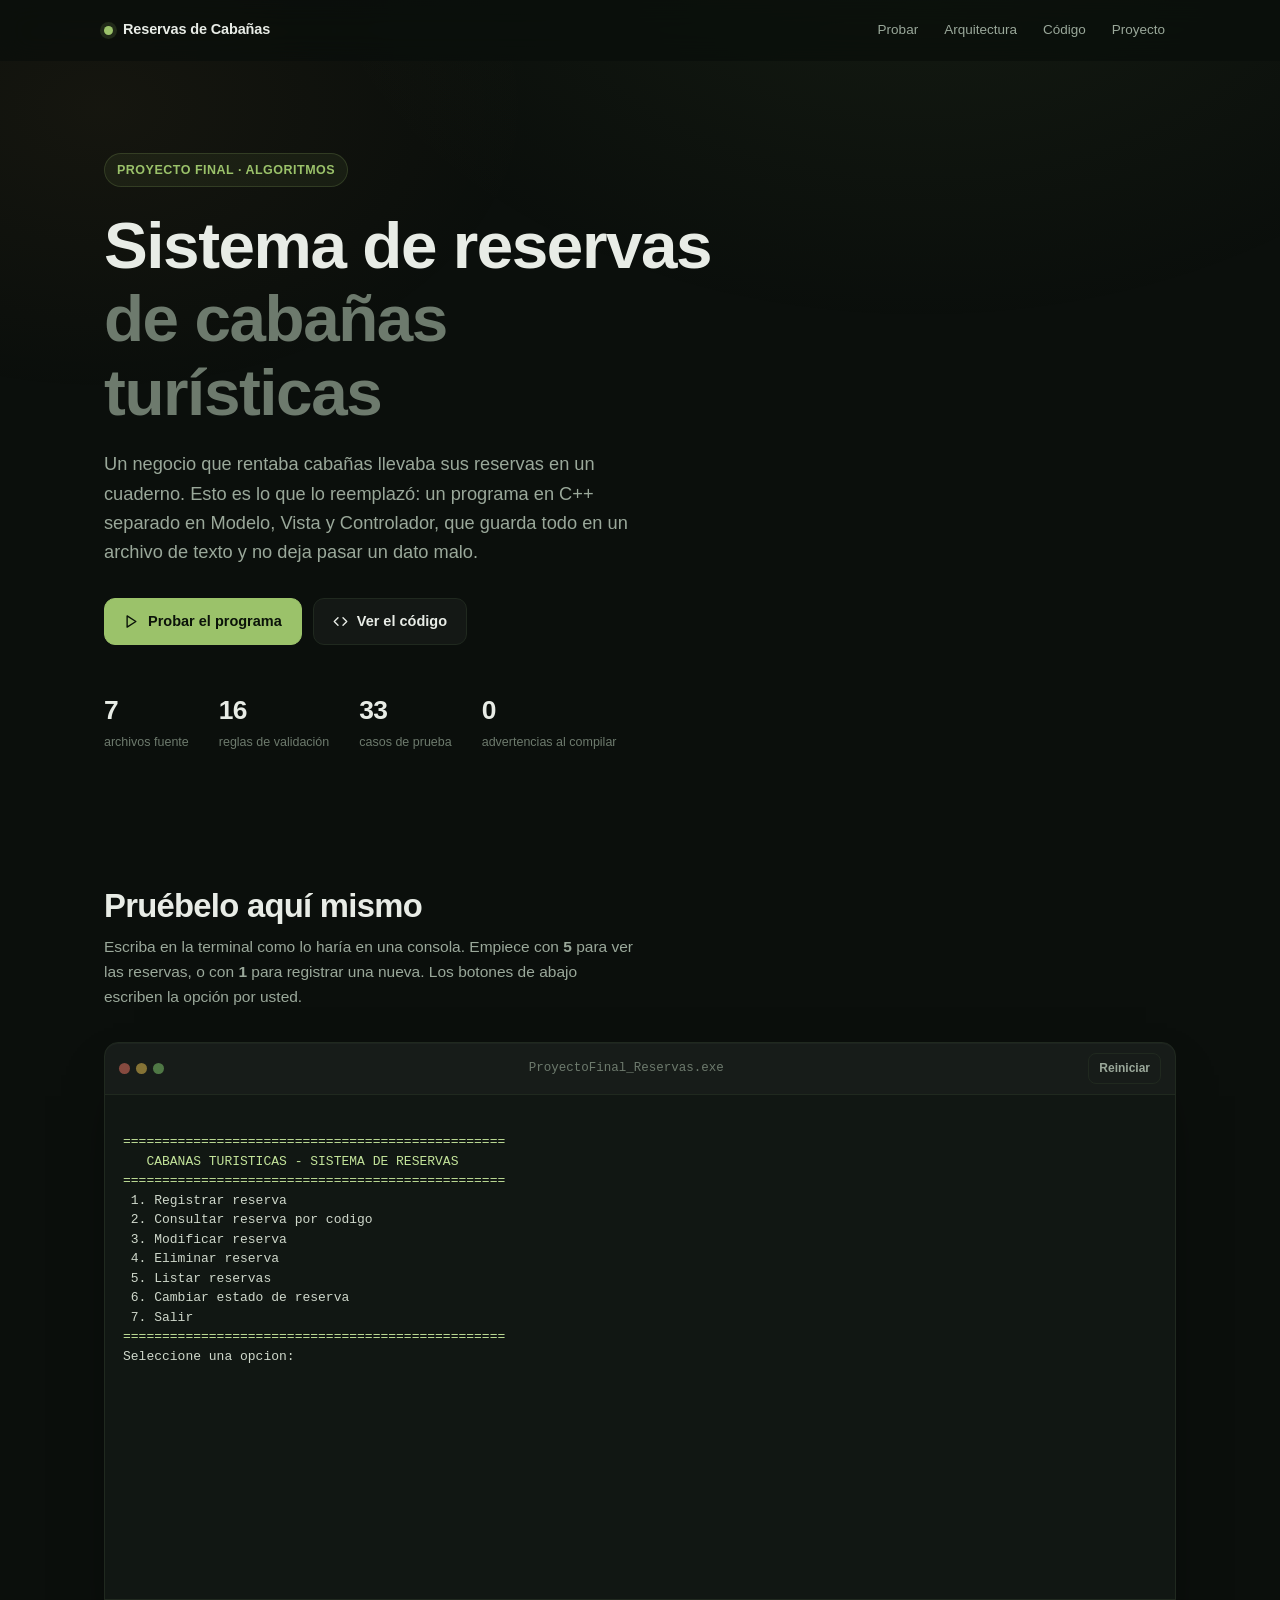
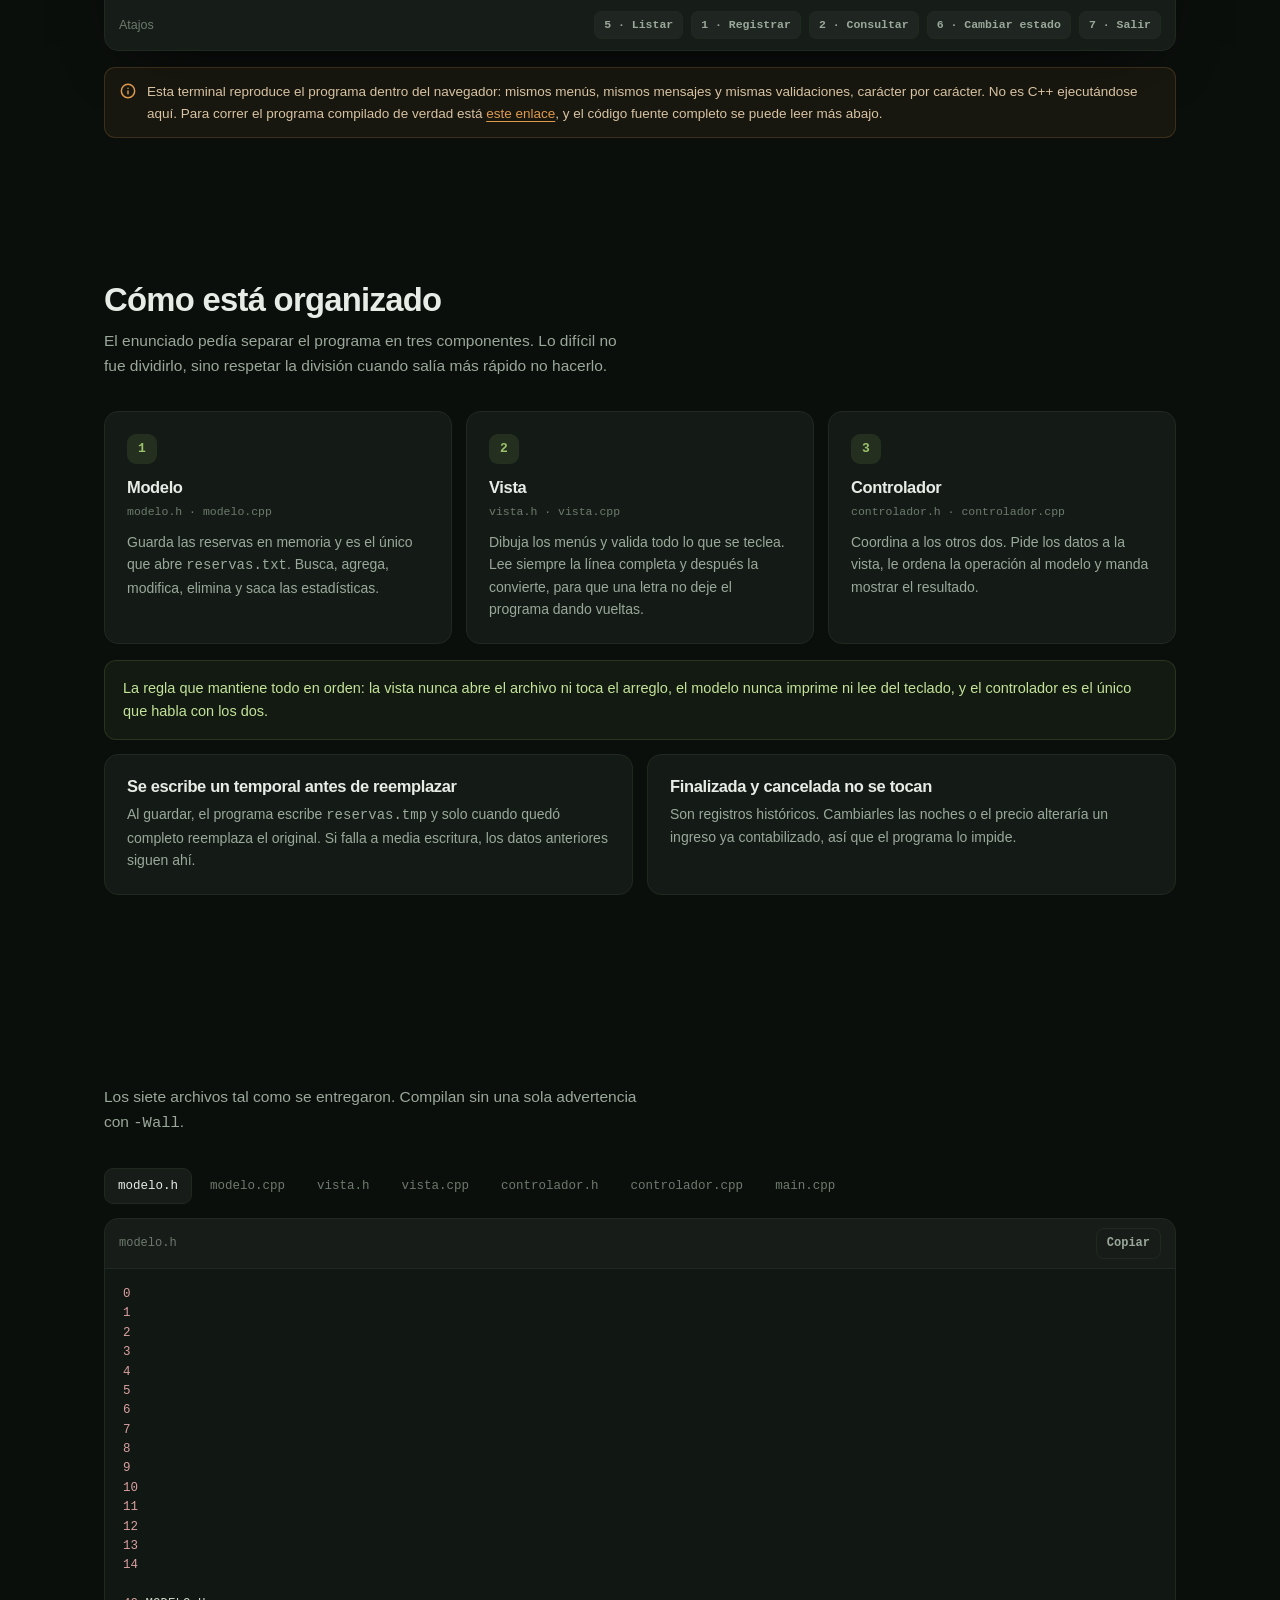
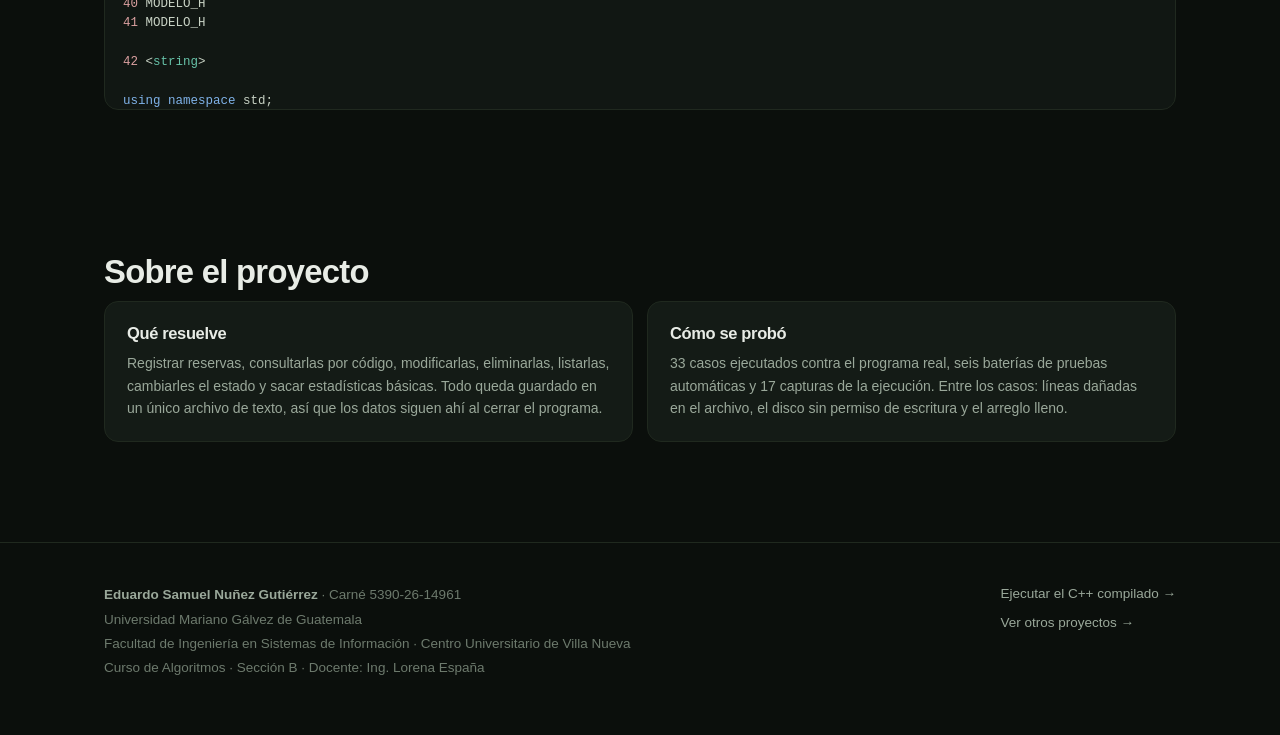
<file: cabanas/index.html>
<!DOCTYPE html>
<html lang="es">
<head>
<meta charset="utf-8">
<meta name="viewport" content="width=device-width, initial-scale=1, viewport-fit=cover">
<title>Sistema de Reservas de Cabañas · Proyecto Final de Algoritmos</title>
<meta name="description" content="Sistema de reservas de cabañas turísticas en C++ con arquitectura Modelo Vista Controlador. Pruébalo en la terminal del navegador.">
<meta name="theme-color" content="#0b0f0c">
<link rel="icon" href="data:image/svg+xml,<svg xmlns='http://www.w3.org/2000/svg' viewBox='0 0 100 100'><text y='.9em' font-size='90'>🏕️</text></svg>">

<meta property="og:title" content="Sistema de Reservas de Cabañas Turísticas">
<meta property="og:description" content="Proyecto Final de Algoritmos. Pruébalo en vivo desde el navegador.">
<meta property="og:type" content="website">

<script>
/* Se marca antes de pintar, para que la aparicion no provoque un parpadeo.
   Si el navegador no soporta el observador, nunca se oculta nada. */
if("IntersectionObserver" in window) document.documentElement.className += " js-anim";
</script>

<style>
:root{
  --fondo:#0b0f0c;
  --fondo-2:#111713;
  --tarjeta:#141b16;
  --borde:#20291f;
  --texto:#e8ece6;
  --texto-2:#9aa89a;
  --texto-3:#6d7a6d;
  --musgo:#9bc26a;
  --musgo-claro:#c3e39a;
  --ambar:#e09a4e;
  --rojo:#e2705f;
  --mono:ui-monospace,"SF Mono",SFMono-Regular,Menlo,Consolas,"Liberation Mono",monospace;
  --sans:-apple-system,BlinkMacSystemFont,"Segoe UI",Inter,Roboto,Helvetica,Arial,sans-serif;
  --salida:cubic-bezier(.23,1,.32,1);
  --suave:cubic-bezier(.77,0,.175,1);
  --radio:14px;
}

*{box-sizing:border-box}
html{-webkit-text-size-adjust:100%}
body{
  margin:0;background:var(--fondo);color:var(--texto);
  font-family:var(--sans);font-size:16px;line-height:1.6;
  -webkit-font-smoothing:antialiased;
  overflow-x:hidden;
}
/* Resplandor tenue, sin bandas de color */
body::before{
  content:"";position:fixed;inset:0;pointer-events:none;z-index:0;
  background:
    radial-gradient(60rem 40rem at 72% -10%, rgba(155,194,106,.07), transparent 65%),
    radial-gradient(45rem 30rem at 8% 12%, rgba(224,154,78,.05), transparent 60%);
}
.envoltura{position:relative;z-index:1}
.limite{max-width:1120px;margin:0 auto;padding:0 24px}

a{color:inherit}
h1,h2,h3{margin:0;line-height:1.12;letter-spacing:-.022em;font-weight:650}
p{margin:0}

/* ---------- Aparicion al entrar en pantalla ----------
   Solo se oculta si el navegador trae JavaScript y soporta el observador.
   Sin eso la pagina se ve completa desde el primer momento. */
.js-anim .aparece{opacity:0;transform:translateY(14px);
  transition:opacity .5s var(--salida),transform .5s var(--salida)}
.js-anim .aparece.visible{opacity:1;transform:none}
@media (prefers-reduced-motion:reduce){
  .js-anim .aparece{opacity:1;transform:none;transition:none}
  *{animation-duration:.01ms !important;transition-duration:.01ms !important}
}

/* ---------- Encabezado ---------- */
header.barra{
  position:sticky;top:0;z-index:40;
  backdrop-filter:saturate(160%) blur(14px);
  -webkit-backdrop-filter:saturate(160%) blur(14px);
  background:rgba(11,15,12,.72);
  border-bottom:1px solid transparent;
  transition:border-color .25s var(--salida),background .25s var(--salida);
}
header.barra.pegada{border-bottom-color:var(--borde);background:rgba(11,15,12,.88)}
.barra-fila{display:flex;align-items:center;justify-content:space-between;height:60px;gap:16px}
.marca{display:flex;align-items:center;gap:10px;font-weight:600;font-size:14.5px;letter-spacing:-.01em}
.marca .punto{width:9px;height:9px;border-radius:50%;background:var(--musgo);
  box-shadow:0 0 0 4px rgba(155,194,106,.14)}
.barra nav{display:flex;gap:4px}
.barra nav a{
  font-size:13.5px;color:var(--texto-2);text-decoration:none;padding:7px 11px;border-radius:9px;
  transition:color .18s ease,background-color .18s ease;
}
@media (hover:hover) and (pointer:fine){
  .barra nav a:hover{color:var(--texto);background:rgba(255,255,255,.045)}
}
@media (max-width:760px){.barra nav{display:none}}

/* ---------- Portada ---------- */
.portada{padding:92px 0 64px;text-align:left}
.etiqueta{
  display:inline-flex;align-items:center;gap:8px;
  font-size:12.5px;letter-spacing:.04em;text-transform:uppercase;
  color:var(--musgo);background:rgba(155,194,106,.08);
  border:1px solid rgba(155,194,106,.18);
  padding:6px 12px;border-radius:999px;margin-bottom:22px;font-weight:600;
}
.portada h1{font-size:clamp(2.3rem,6.2vw,4.1rem);max-width:17ch}
.portada h1 .suave{color:var(--texto-3)}
.portada .entrada{margin-top:20px;max-width:56ch;color:var(--texto-2);font-size:clamp(1rem,2.1vw,1.14rem)}
.acciones{display:flex;flex-wrap:wrap;gap:11px;margin-top:32px}

.boton{
  --b:var(--musgo);
  display:inline-flex;align-items:center;gap:9px;
  font:inherit;font-size:14.5px;font-weight:600;
  padding:11px 19px;border-radius:11px;cursor:pointer;
  border:1px solid transparent;text-decoration:none;
  transition:transform .16s var(--salida),background-color .18s ease,border-color .18s ease,color .18s ease;
}
.boton:active{transform:scale(.97)}
.boton.primario{background:var(--musgo);color:#0b1309;border-color:var(--musgo)}
.boton.secundario{background:rgba(255,255,255,.04);color:var(--texto);border-color:var(--borde)}
@media (hover:hover) and (pointer:fine){
  .boton.primario:hover{background:var(--musgo-claro);border-color:var(--musgo-claro)}
  .boton.secundario:hover{background:rgba(255,255,255,.075);border-color:#2c3a2a}
}
.boton svg{width:15px;height:15px;flex:none}

.cifras{display:flex;gap:30px;margin-top:44px;flex-wrap:wrap}
.cifra .n{font-size:1.65rem;font-weight:650;letter-spacing:-.03em}
.cifra .t{font-size:12.5px;color:var(--texto-3);margin-top:1px}

/* ---------- Secciones ---------- */
section{padding:72px 0;position:relative}
.titulo-seccion{font-size:clamp(1.5rem,3.4vw,2.05rem);margin-bottom:10px}
.bajada{color:var(--texto-2);max-width:62ch;margin-bottom:32px;font-size:15.5px}

/* ---------- Terminal ---------- */
.marco{
  border:1px solid var(--borde);border-radius:var(--radio);overflow:hidden;
  background:var(--fondo-2);
  box-shadow:0 1px 0 rgba(255,255,255,.03) inset, 0 24px 60px -30px rgba(0,0,0,.9);
}
.marco-barra{
  display:flex;align-items:center;gap:10px;padding:10px 14px;
  background:rgba(255,255,255,.022);border-bottom:1px solid var(--borde);
}
.semaforo{display:flex;gap:6px}
.semaforo i{width:11px;height:11px;border-radius:50%;display:block;opacity:.55}
.semaforo i:nth-child(1){background:#e2705f}
.semaforo i:nth-child(2){background:#e0bb4e}
.semaforo i:nth-child(3){background:#7fc46a}
.marco-titulo{font-family:var(--mono);font-size:12.5px;color:var(--texto-3);flex:1;text-align:center}
.marco-acciones{display:flex;gap:6px}
.mini{
  font:inherit;font-size:12px;font-weight:600;color:var(--texto-2);
  background:transparent;border:1px solid var(--borde);border-radius:8px;
  padding:5px 10px;cursor:pointer;
  transition:transform .16s var(--salida),color .18s ease,border-color .18s ease,background-color .18s ease;
}
.mini:active{transform:scale(.96)}
@media (hover:hover) and (pointer:fine){
  .mini:hover{color:var(--texto);border-color:#2c3a2a;background:rgba(255,255,255,.04)}
}

#terminal{
  font-family:var(--mono);font-size:13px;line-height:1.5;
  padding:18px 18px 16px;height:clamp(380px,56vh,560px);
  overflow-y:auto;overflow-x:auto;cursor:text;
  scrollbar-width:thin;scrollbar-color:#2a362a transparent;
}
#terminal::-webkit-scrollbar{width:9px;height:9px}
#terminal::-webkit-scrollbar-thumb{background:#2a362a;border-radius:9px}
#salida{white-space:pre;margin:0;color:#cfd8cb}
.l-menu{color:var(--musgo-claro)}
.l-error{color:var(--rojo)}
.l-ok{color:var(--musgo)}
.l-aviso{color:var(--ambar)}
.l-tenue{color:var(--texto-3)}
.l-eco{color:#f0f4ee;font-weight:600}

.fila-entrada{display:flex;align-items:baseline;gap:0;font-family:var(--mono);font-size:13px;white-space:pre}
#indicador{color:#cfd8cb}
#campo{
  font:inherit;color:#f0f4ee;background:transparent;border:0;outline:0;
  flex:1;min-width:2ch;padding:0;caret-color:var(--musgo);
}
#campo::placeholder{color:#3f4c3f}

.pie-terminal{
  display:flex;flex-wrap:wrap;gap:8px;align-items:center;
  padding:11px 14px;border-top:1px solid var(--borde);background:rgba(255,255,255,.018);
}
.pie-terminal .ayuda{font-size:12.5px;color:var(--texto-3);margin-right:auto}
.atajo{
  font:inherit;font-family:var(--mono);font-size:11.5px;font-weight:600;
  color:var(--texto-2);background:rgba(255,255,255,.04);
  border:1px solid var(--borde);border-radius:7px;padding:4px 9px;cursor:pointer;
  transition:transform .16s var(--salida),color .18s ease,border-color .18s ease,background-color .18s ease;
}
.atajo:active{transform:scale(.96)}
@media (hover:hover) and (pointer:fine){
  .atajo:hover{color:var(--musgo);border-color:rgba(155,194,106,.35);background:rgba(155,194,106,.09)}
}

.nota-replica{
  display:flex;gap:11px;align-items:flex-start;
  margin-top:16px;padding:13px 15px;border-radius:11px;
  background:rgba(224,154,78,.055);border:1px solid rgba(224,154,78,.18);
  font-size:13.5px;color:#d9c3a3;
}
.nota-replica svg{width:16px;height:16px;flex:none;margin-top:2px;color:var(--ambar)}
.nota-replica a{color:var(--ambar);text-underline-offset:3px}

/* ---------- Tarjetas ---------- */
.rejilla{display:grid;gap:14px}
.rejilla.tres{grid-template-columns:repeat(3,1fr)}
.rejilla.dos{grid-template-columns:repeat(2,1fr)}
@media (max-width:880px){.rejilla.tres,.rejilla.dos{grid-template-columns:1fr}}

.tarjeta{
  background:var(--tarjeta);border:1px solid var(--borde);border-radius:var(--radio);
  padding:22px;transition:border-color .22s ease,transform .22s var(--salida);
}
@media (hover:hover) and (pointer:fine){
  .tarjeta:hover{border-color:#2c3a2a;transform:translateY(-2px)}
}
.tarjeta .num{
  display:inline-flex;align-items:center;justify-content:center;
  width:30px;height:30px;border-radius:9px;margin-bottom:14px;
  background:rgba(155,194,106,.12);color:var(--musgo);
  font-family:var(--mono);font-size:13px;font-weight:700;
}
.tarjeta h3{font-size:16.5px;margin-bottom:6px}
.tarjeta .archivos{font-family:var(--mono);font-size:11.5px;color:var(--texto-3);margin-bottom:10px}
.tarjeta p{font-size:14px;color:var(--texto-2)}

.regla{
  margin-top:16px;padding:16px 18px;border-radius:12px;
  background:rgba(155,194,106,.06);border:1px solid rgba(155,194,106,.16);
  font-size:14.5px;color:var(--musgo-claro);
}

/* ---------- Codigo ---------- */
.pestanas{display:flex;gap:4px;overflow-x:auto;padding-bottom:2px;scrollbar-width:none}
.pestanas::-webkit-scrollbar{display:none}
.pestana{
  font:inherit;font-family:var(--mono);font-size:12.5px;
  color:var(--texto-3);background:transparent;border:1px solid transparent;
  padding:7px 13px;border-radius:9px;cursor:pointer;white-space:nowrap;
  transition:transform .16s var(--salida),color .18s ease,background-color .18s ease,border-color .18s ease;
}
.pestana:active{transform:scale(.97)}
.pestana[aria-selected="true"]{color:var(--texto);background:rgba(255,255,255,.055);border-color:var(--borde)}
@media (hover:hover) and (pointer:fine){
  .pestana:not([aria-selected="true"]):hover{color:var(--texto-2);background:rgba(255,255,255,.028)}
}
.visor{
  margin-top:12px;border:1px solid var(--borde);border-radius:var(--radio);
  background:var(--fondo-2);overflow:hidden;
}
.visor-barra{
  display:flex;align-items:center;justify-content:space-between;gap:12px;
  padding:9px 14px;border-bottom:1px solid var(--borde);background:rgba(255,255,255,.022);
  font-family:var(--mono);font-size:12px;color:var(--texto-3);
}
#visor-codigo{
  margin:0;padding:16px 18px;max-height:440px;overflow:auto;
  font-family:var(--mono);font-size:12.5px;line-height:1.55;color:#c9d3c5;
  white-space:pre;scrollbar-width:thin;scrollbar-color:#2a362a transparent;
  transition:opacity .16s ease,filter .16s ease;
}
#visor-codigo::-webkit-scrollbar{width:9px;height:9px}
#visor-codigo::-webkit-scrollbar-thumb{background:#2a362a;border-radius:9px}
#visor-codigo.cambiando{opacity:.35;filter:blur(2px)}
.c-com{color:#5f7a5c;font-style:italic}
.c-pre{color:#c08adf}
.c-str{color:#d9a86c}
.c-pal{color:#7fb2e8}
.c-tip{color:#67c2a8}
.c-num{color:#dba0a0}

/* ---------- Pie ---------- */
footer{border-top:1px solid var(--borde);padding:40px 0 56px;margin-top:28px}
.pie-rejilla{display:flex;flex-wrap:wrap;gap:28px;justify-content:space-between;align-items:flex-start}
footer .datos{font-size:13.5px;color:var(--texto-3);line-height:1.8}
footer .datos strong{color:var(--texto-2);font-weight:600}
footer .enlaces{display:flex;flex-direction:column;gap:7px;font-size:13.5px}
footer .enlaces a{color:var(--texto-2);text-decoration:none;transition:color .18s ease}
@media (hover:hover) and (pointer:fine){footer .enlaces a:hover{color:var(--musgo)}}

@media (max-width:620px){
  .portada{padding:64px 0 48px}
  section{padding:56px 0}
  #terminal{font-size:12px;padding:14px}
  .fila-entrada{font-size:12px}
}
</style>
</head>
<body>
<div class="envoltura">

<header class="barra" id="barra">
  <div class="limite barra-fila">
    <div class="marca"><span class="punto"></span> Reservas de Cabañas</div>
    <nav>
      <a href="#probar">Probar</a>
      <a href="#arquitectura">Arquitectura</a>
      <a href="#codigo">Código</a>
      <a href="#proyecto">Proyecto</a>
    </nav>
  </div>
</header>

<main>

<section class="portada">
  <div class="limite">
    <span class="etiqueta aparece">Proyecto Final · Algoritmos</span>
    <h1 class="aparece">Sistema de reservas<br><span class="suave">de cabañas turísticas</span></h1>
    <p class="entrada aparece">
      Un negocio que rentaba cabañas llevaba sus reservas en un cuaderno. Esto es lo que
      lo reemplazó: un programa en C++ separado en Modelo, Vista y Controlador, que guarda
      todo en un archivo de texto y no deja pasar un dato malo.
    </p>
    <div class="acciones aparece">
      <a href="#probar" class="boton primario">
        <svg viewBox="0 0 24 24" fill="none" stroke="currentColor" stroke-width="2.2" stroke-linecap="round" stroke-linejoin="round"><polygon points="5 3 19 12 5 21 5 3"/></svg>
        Probar el programa
      </a>
      <a href="#codigo" class="boton secundario">
        <svg viewBox="0 0 24 24" fill="none" stroke="currentColor" stroke-width="2.2" stroke-linecap="round" stroke-linejoin="round"><polyline points="16 18 22 12 16 6"/><polyline points="8 6 2 12 8 18"/></svg>
        Ver el código
      </a>
    </div>
    <div class="cifras aparece">
      <div class="cifra"><div class="n">7</div><div class="t">archivos fuente</div></div>
      <div class="cifra"><div class="n">16</div><div class="t">reglas de validación</div></div>
      <div class="cifra"><div class="n">33</div><div class="t">casos de prueba</div></div>
      <div class="cifra"><div class="n">0</div><div class="t">advertencias al compilar</div></div>
    </div>
  </div>
</section>

<section id="probar">
  <div class="limite">
    <h2 class="titulo-seccion aparece">Pruébelo aquí mismo</h2>
    <p class="bajada aparece">
      Escriba en la terminal como lo haría en una consola. Empiece con <strong>5</strong> para
      ver las reservas, o con <strong>1</strong> para registrar una nueva. Los botones de abajo
      escriben la opción por usted.
    </p>

    <div class="marco aparece">
      <div class="marco-barra">
        <div class="semaforo"><i></i><i></i><i></i></div>
        <div class="marco-titulo">ProyectoFinal_Reservas.exe</div>
        <div class="marco-acciones">
          <button class="mini" id="btn-reiniciar" type="button">Reiniciar</button>
        </div>
      </div>
      <div id="terminal" tabindex="-1">
        <pre id="salida"></pre>
        <div class="fila-entrada" id="fila">
          <span id="indicador"></span><input id="campo" autocomplete="off" autocapitalize="off"
            autocorrect="off" spellcheck="false" aria-label="Entrada de la terminal">
        </div>
      </div>
      <div class="pie-terminal">
        <span class="ayuda">Atajos</span>
        <button class="atajo" data-mete="5">5 · Listar</button>
        <button class="atajo" data-mete="1">1 · Registrar</button>
        <button class="atajo" data-mete="2">2 · Consultar</button>
        <button class="atajo" data-mete="6">6 · Cambiar estado</button>
        <button class="atajo" data-mete="7">7 · Salir</button>
      </div>
    </div>

    <div class="nota-replica aparece">
      <svg viewBox="0 0 24 24" fill="none" stroke="currentColor" stroke-width="2.2" stroke-linecap="round" stroke-linejoin="round"><circle cx="12" cy="12" r="10"/><line x1="12" y1="16" x2="12" y2="12"/><line x1="12" y1="8" x2="12.01" y2="8"/></svg>
      <span>
        Esta terminal reproduce el programa dentro del navegador: mismos menús, mismos mensajes y
        mismas validaciones, carácter por carácter. No es C++ ejecutándose aquí. Para correr el
        programa compilado de verdad está
        <a href="https://wandbox.org/permlink/BBsLjYRh1RENAjbR" target="_blank" rel="noopener">este enlace</a>,
        y el código fuente completo se puede leer más abajo.
      </span>
    </div>
  </div>
</section>

<section id="arquitectura">
  <div class="limite">
    <h2 class="titulo-seccion aparece">Cómo está organizado</h2>
    <p class="bajada aparece">
      El enunciado pedía separar el programa en tres componentes. Lo difícil no fue dividirlo,
      sino respetar la división cuando salía más rápido no hacerlo.
    </p>
    <div class="rejilla tres">
      <div class="tarjeta aparece">
        <div class="num">1</div>
        <h3>Modelo</h3>
        <div class="archivos">modelo.h · modelo.cpp</div>
        <p>Guarda las reservas en memoria y es el único que abre <code>reservas.txt</code>. Busca, agrega, modifica, elimina y saca las estadísticas.</p>
      </div>
      <div class="tarjeta aparece">
        <div class="num">2</div>
        <h3>Vista</h3>
        <div class="archivos">vista.h · vista.cpp</div>
        <p>Dibuja los menús y valida todo lo que se teclea. Lee siempre la línea completa y después la convierte, para que una letra no deje el programa dando vueltas.</p>
      </div>
      <div class="tarjeta aparece">
        <div class="num">3</div>
        <h3>Controlador</h3>
        <div class="archivos">controlador.h · controlador.cpp</div>
        <p>Coordina a los otros dos. Pide los datos a la vista, le ordena la operación al modelo y manda mostrar el resultado.</p>
      </div>
    </div>
    <div class="regla aparece">
      La regla que mantiene todo en orden: la vista nunca abre el archivo ni toca el arreglo,
      el modelo nunca imprime ni lee del teclado, y el controlador es el único que habla con los dos.
    </div>

    <div class="rejilla dos" style="margin-top:14px">
      <div class="tarjeta aparece">
        <h3 style="margin-bottom:8px">Se escribe un temporal antes de reemplazar</h3>
        <p>Al guardar, el programa escribe <code>reservas.tmp</code> y solo cuando quedó completo reemplaza el original. Si falla a media escritura, los datos anteriores siguen ahí.</p>
      </div>
      <div class="tarjeta aparece">
        <h3 style="margin-bottom:8px">Finalizada y cancelada no se tocan</h3>
        <p>Son registros históricos. Cambiarles las noches o el precio alteraría un ingreso ya contabilizado, así que el programa lo impide.</p>
      </div>
    </div>
  </div>
</section>

<section id="codigo">
  <div class="limite">
    <h2 class="titulo-seccion aparece">El código fuente</h2>
    <p class="bajada aparece">
      Los siete archivos tal como se entregaron. Compilan sin una sola advertencia con <code>-Wall</code>.
    </p>
    <div class="aparece">
      <div class="pestanas" role="tablist" id="pestanas"></div>
      <div class="visor">
        <div class="visor-barra">
          <span id="visor-nombre">modelo.h</span>
          <button class="mini" id="btn-copiar" type="button">Copiar</button>
        </div>
        <pre id="visor-codigo"></pre>
      </div>
    </div>
  </div>
</section>

<section id="proyecto">
  <div class="limite">
    <h2 class="titulo-seccion aparece">Sobre el proyecto</h2>
    <div class="rejilla dos">
      <div class="tarjeta aparece">
        <h3 style="margin-bottom:10px">Qué resuelve</h3>
        <p>Registrar reservas, consultarlas por código, modificarlas, eliminarlas, listarlas, cambiarles el estado y sacar estadísticas básicas. Todo queda guardado en un único archivo de texto, así que los datos siguen ahí al cerrar el programa.</p>
      </div>
      <div class="tarjeta aparece">
        <h3 style="margin-bottom:10px">Cómo se probó</h3>
        <p>33 casos ejecutados contra el programa real, seis baterías de pruebas automáticas y 17 capturas de la ejecución. Entre los casos: líneas dañadas en el archivo, el disco sin permiso de escritura y el arreglo lleno.</p>
      </div>
    </div>
  </div>
</section>

</main>

<footer>
  <div class="limite pie-rejilla">
    <div class="datos">
      <strong>Eduardo Samuel Nuñez Gutiérrez</strong> · Carné 5390-26-14961<br>
      Universidad Mariano Gálvez de Guatemala<br>
      Facultad de Ingeniería en Sistemas de Información · Centro Universitario de Villa Nueva<br>
      Curso de Algoritmos · Sección B · Docente: Ing. Lorena España
    </div>
    <div class="enlaces">
      <a href="https://wandbox.org/permlink/BBsLjYRh1RENAjbR" target="_blank" rel="noopener">Ejecutar el C++ compilado →</a>
      <a href="../">Ver otros proyectos →</a>
    </div>
  </div>
</footer>

</div>

<script type="text/plain" id="fuente-modelo-h">
// =====================================================================
// Universidad Mariano Galvez de Guatemala
// Facultad de Ingenieria en Sistemas de Informacion
// Centro Universitario de Villa Nueva
// Curso: Algoritmos            Seccion: B
// Docente: Ing. Lorena Espana
// Estudiante: Eduardo Samuel Nunez Gutierrez   Carne: 5390-26-14961
// PROYECTO FINAL - SISTEMA DE RESERVAS DE CABANAS TURISTICAS
//
// Archivo: modelo.h
// Modulo:  MODELO - datos y operaciones sobre las reservas
// Descripcion: declara la estructura Reserva, las constantes y lo que el
//              controlador le puede pedir al modelo. Es el unico modulo
//              que toca el archivo reservas.txt.
// =====================================================================

#ifndef MODELO_H
#define MODELO_H

#include <string>

using namespace std;

// ---- ESTRUCTURA DE DATOS ----

struct Reserva {
    int    codigo;        // identificador unico
    string cliente;       // nombre del huesped
    string cabania;       // numero o nombre de la cabana
    string fechaEntrada;  // dd/mm/aaaa
    int    noches;
    double precioNoche;
    double total;         // noches * precioNoche
    string estado;        // uno de los valores de ESTADOS
};

// ---- CONSTANTES ----

const int MAX_RESERVAS  = 200;
const int TOTAL_ESTADOS = 4;

// Unica fuente de los estados: ningun modulo escribe estos textos sueltos
const string ESTADOS[TOTAL_ESTADOS] = {"Reservada", "Ocupada", "Finalizada", "Cancelada"};

// ---- OPERACIONES CON EL ARCHIVO ----

void cargarReservas();              // lee reservas.txt y llena el arreglo
bool guardarReservas();             // reescribe el archivo; false si no pudo
bool archivoExcedioCapacidad();     // true si el archivo traia mas de MAX_RESERVAS

// ---- CONSULTAS ----

int     contarReservas();
Reserva obtenerReserva(int indice); // con indice invalido devuelve una reserva vacia
int     buscarPorCodigo(int codigo); // devuelve la posicion o -1
bool    esHistorica(int indice);     // Finalizada o Cancelada

// ---- OPERACIONES SOBRE LAS RESERVAS ----
// Ninguna escribe el archivo: el guardado lo ordena el controlador

bool agregarReserva(Reserva nueva);                 // false si el arreglo esta lleno
void modificarReserva(int indice, Reserva datos);   // conserva codigo y estado
void eliminarReserva(int indice);
void cambiarEstado(int indice, string nuevoEstado);

// ---- ESTADISTICAS BASICAS ----

int    contarPorEstado(string estado);
double ingresoTotal();      // suma los totales que no estan cancelados
double promedioNoches();    // 0 si no hay reservas

// ---- CALCULOS ----

double calcularTotal(int noches, double precioNoche);

#endif
</script>
<script type="text/plain" id="fuente-modelo-cpp">
// =====================================================================
// Universidad Mariano Galvez de Guatemala
// Facultad de Ingenieria en Sistemas de Informacion
// Centro Universitario de Villa Nueva
// Curso: Algoritmos            Seccion: B
// Docente: Ing. Lorena Espana
// Estudiante: Eduardo Samuel Nunez Gutierrez   Carne: 5390-26-14961
// PROYECTO FINAL - SISTEMA DE RESERVAS DE CABANAS TURISTICAS
//
// Archivo: modelo.cpp
// Modulo:  MODELO - datos y operaciones sobre las reservas
// Descripcion: mantiene el arreglo de reservas en memoria y lo mantiene
//              sincronizado con el archivo reservas.txt. Este modulo no
//              imprime en pantalla ni lee del teclado: solo devuelve
//              datos y resultados al controlador.
// =====================================================================

#include <fstream>
#include <sstream>
#include <iomanip>
#include <cmath>
#include <cstdio>
#include "modelo.h"

using namespace std;

// Nombre del archivo de datos y del temporal que se usa para escribir
// sin riesgo de dejar el archivo a medias
const string ARCHIVO_DATOS = "reservas.txt";
const string ARCHIVO_TEMPORAL = "reservas.tmp";

// ---- ESTADO DEL MODULO ----
// El arreglo vive solo aqui: puesto en el encabezado, cada modulo tendria
// su propia copia vacia y nadie veria el mismo dato.
Reserva reservas[MAX_RESERVAS];
int totalReservas = 0;
bool excedioCapacidad = false;

// ---- FUNCIONES AUXILIARES INTERNAS ----
// No se declaran en modelo.h porque ningun otro modulo las necesita.

// Convierte texto a entero. Devuelve false si el texto no es un numero.
// Se usa istringstream y no stoi, que ante "dos" lanzaria una excepcion
// y el programa se caeria al arrancar.
bool aEntero(string texto, int &destino) {
    istringstream conversor(texto);
    int valor;
    if (!(conversor >> valor)) return false;
    string sobrante;
    if (conversor >> sobrante) return false;   // habia basura despues del numero
    destino = valor;
    return true;
}

// Convierte texto a real con el mismo criterio que aEntero
bool aReal(string texto, double &destino) {
    istringstream conversor(texto);
    double valor;
    if (!(conversor >> valor)) return false;
    string sobrante;
    if (conversor >> sobrante) return false;
    destino = valor;
    return true;
}

// Comprueba que el estado leido sea exactamente uno de los cuatro validos
bool esEstadoValido(string estado) {
    for (int i = 0; i < TOTAL_ESTADOS; i++) {
        if (estado == ESTADOS[i]) return true;
    }
    return false;
}

// Parte una linea por el separador '|'. Solo da true con ocho campos y
// ninguno vacio. Un noveno campo significa que el separador se colo
// dentro de un nombre, asi que el registro no sirve.
bool dividirLinea(string linea, string campos[8]) {
    int cantidad = 0;
    string actual = "";

    for (int i = 0; i < (int)linea.size(); i++) {
        if (linea[i] == '|') {
            if (cantidad >= 8) return false;   // vendria un noveno campo
            campos[cantidad] = actual;
            cantidad++;
            actual = "";
        } else {
            actual += linea[i];
        }
    }

    if (cantidad >= 8) return false;
    campos[cantidad] = actual;
    cantidad++;

    if (cantidad != 8) return false;
    for (int i = 0; i < 8; i++) {
        if (campos[i].empty()) return false;
    }
    return true;
}

// ---- ESTADISTICAS BASICAS ----

// Cuenta las reservas que estan en el estado indicado. El estado llega
// siempre desde ESTADOS, nunca como texto escrito a mano.
int contarPorEstado(string estado) {
    int cantidad = 0;
    for (int i = 0; i < totalReservas; i++) {
        if (reservas[i].estado == estado) cantidad++;
    }
    return cantidad;
}

// Suma los totales de las reservas que no estan canceladas: una reserva
// cancelada no representa ingreso para el negocio
double ingresoTotal() {
    double suma = 0.0;
    for (int i = 0; i < totalReservas; i++) {
        if (reservas[i].estado != ESTADOS[3]) {
            suma += reservas[i].total;
        }
    }
    return suma;
}

// Promedio de noches de todas las reservas registradas.
// Con el arreglo vacio devuelve cero en vez de dividir entre cero.
double promedioNoches() {
    if (totalReservas == 0) return 0.0;
    int suma = 0;
    for (int i = 0; i < totalReservas; i++) {
        suma += reservas[i].noches;
    }
    return (double)suma / totalReservas;
}

// ---- CALCULOS ----

// Total a pagar: noches por precio, redondeado a dos decimales para que
// el monto mostrado, el guardado y el recargado sean siempre el mismo
double calcularTotal(int noches, double precioNoche) {
    double bruto = noches * precioNoche;
    return floor(bruto * 100.0 + 0.5) / 100.0;
}

// ---- OPERACIONES CON EL ARCHIVO ----

// Lee reservas.txt linea por linea y llena el arreglo. Una linea mal
// formada se omite y la carga continua con el resto del archivo.
void cargarReservas() {
    totalReservas = 0;
    excedioCapacidad = false;

    // Se usa is_open y no good: en este MinGW un ifstream sobre un archivo
    // que no existe devuelve good() verdadero.
    ifstream archivo(ARCHIVO_DATOS.c_str());
    if (!archivo.is_open()) return;    // primer arranque: no hay archivo todavia

    string linea;
    while (getline(archivo, linea)) {
        // Quita el retorno de carro de Windows; si no, el estado quedaria
        // como "Reservada\r" y no cuadraria con ninguno de ESTADOS.
        if (!linea.empty() && linea[linea.size() - 1] == '\r') {
            linea.erase(linea.size() - 1);
        }
        if (linea.empty()) continue;

        // Al llegar al limite se deja de cargar y se marca el aviso. Sin
        // este corte se escribiria fuera del arreglo.
        if (totalReservas >= MAX_RESERVAS) {
            excedioCapacidad = true;
            break;
        }

        string campos[8];
        if (!dividirLinea(linea, campos)) continue;

        Reserva registro;
        double totalDelArchivo;

        if (!aEntero(campos[0], registro.codigo)) continue;
        registro.cliente      = campos[1];
        registro.cabania      = campos[2];
        registro.fechaEntrada = campos[3];
        if (!aEntero(campos[4], registro.noches)) continue;
        if (!aReal(campos[5], registro.precioNoche)) continue;
        if (!aReal(campos[6], totalDelArchivo)) continue;
        if (!esEstadoValido(campos[7])) continue;
        registro.estado = campos[7];

        // El total se recalcula en vez de confiar en el campo del archivo:
        // asi nunca se muestra un total que no cuadre con noches x precio
        registro.total = calcularTotal(registro.noches, registro.precioNoche);

        reservas[totalReservas] = registro;
        totalReservas++;
    }
    archivo.close();
}

// Reescribe el archivo completo. Primero escribe un temporal y solo si
// quedo bien reemplaza el original, para no perderlo todo si falla a
// media escritura.
bool guardarReservas() {
    ofstream salida(ARCHIVO_TEMPORAL.c_str());
    if (!salida.is_open()) return false;

    // Sin fixed y setprecision se usan seis digitos significativos y
    // 700.00 se guardaria como 700, perdiendo centavos.
    salida << fixed << setprecision(2);

    for (int i = 0; i < totalReservas; i++) {
        salida << reservas[i].codigo       << "|"
               << reservas[i].cliente      << "|"
               << reservas[i].cabania      << "|"
               << reservas[i].fechaEntrada << "|"
               << reservas[i].noches       << "|"
               << reservas[i].precioNoche  << "|"
               << reservas[i].total        << "|"
               << reservas[i].estado       << "\n";
    }
    salida.close();
    if (salida.fail()) {
        remove(ARCHIVO_TEMPORAL.c_str());
        return false;
    }

    remove(ARCHIVO_DATOS.c_str());
    if (rename(ARCHIVO_TEMPORAL.c_str(), ARCHIVO_DATOS.c_str()) != 0) {
        return false;
    }
    return true;
}

// Indica si la carga se detuvo por llegar al limite de capacidad
bool archivoExcedioCapacidad() {
    return excedioCapacidad;
}

// ---- CONSULTAS SOBRE EL ARREGLO ----

// Cantidad de reservas registradas en este momento
int contarReservas() {
    return totalReservas;
}

// Devuelve la posicion del codigo, o -1 si no existe. Sirve para ver si
// un codigo esta duplicado y para localizar una reserva.
int buscarPorCodigo(int codigo) {
    for (int i = 0; i < totalReservas; i++) {
        if (reservas[i].codigo == codigo) return i;
    }
    return -1;
}

// Una reserva Finalizada o Cancelada es un registro historico: cambiarla
// alteraria un ingreso ya contabilizado
bool esHistorica(int indice) {
    if (indice < 0 || indice >= totalReservas) return false;
    return reservas[indice].estado == ESTADOS[2] ||
           reservas[indice].estado == ESTADOS[3];
}

// ---- OPERACIONES SOBRE LAS RESERVAS ----

// Agrega al final del arreglo. Devuelve false solo si ya no hay espacio.
// El guardado lo pide despues el controlador, para poder distinguir esa
// falla de la de no poder escribir el archivo.
bool agregarReserva(Reserva nueva) {
    if (totalReservas >= MAX_RESERVAS) return false;
    nueva.total = calcularTotal(nueva.noches, nueva.precioNoche);
    reservas[totalReservas] = nueva;
    totalReservas++;
    return true;
}

// Reemplaza los cinco datos editables. El codigo identifica el registro
// y el estado tiene su propia opcion, asi que no se tocan aqui.
void modificarReserva(int indice, Reserva datos) {
    if (indice < 0 || indice >= totalReservas) return;
    reservas[indice].cliente      = datos.cliente;
    reservas[indice].cabania      = datos.cabania;
    reservas[indice].fechaEntrada = datos.fechaEntrada;
    reservas[indice].noches       = datos.noches;
    reservas[indice].precioNoche  = datos.precioNoche;
    reservas[indice].total        = calcularTotal(datos.noches, datos.precioNoche);
}

// Desplaza una posicion hacia atras las reservas posteriores. El ciclo
// llega hasta totalReservas - 1; con totalReservas leeria fuera.
void eliminarReserva(int indice) {
    if (indice < 0 || indice >= totalReservas) return;
    for (int i = indice; i < totalReservas - 1; i++) {
        reservas[i] = reservas[i + 1];
    }
    totalReservas--;
}

// Asigna el nuevo estado sin tocar ningun otro dato de la reserva
void cambiarEstado(int indice, string nuevoEstado) {
    if (indice < 0 || indice >= totalReservas) return;
    reservas[indice].estado = nuevoEstado;
}

// Copia de la reserva en esa posicion. Con un indice invalido devuelve
// una reserva vacia en lugar de leer fuera del arreglo.
Reserva obtenerReserva(int indice) {
    if (indice < 0 || indice >= totalReservas) {
        Reserva vacia;
        vacia.codigo = 0;
        vacia.cliente = "";
        vacia.cabania = "";
        vacia.fechaEntrada = "";
        vacia.noches = 0;
        vacia.precioNoche = 0.0;
        vacia.total = 0.0;
        vacia.estado = "";
        return vacia;
    }
    return reservas[indice];
}
</script>
<script type="text/plain" id="fuente-vista-h">
// =====================================================================
// Universidad Mariano Galvez de Guatemala
// Facultad de Ingenieria en Sistemas de Informacion
// Centro Universitario de Villa Nueva
// Curso: Algoritmos            Seccion: B
// Docente: Ing. Lorena Espana
// Estudiante: Eduardo Samuel Nunez Gutierrez   Carne: 5390-26-14961
// PROYECTO FINAL - SISTEMA DE RESERVAS DE CABANAS TURISTICAS
//
// Archivo: vista.h
// Modulo:  VISTA - menus, entradas y reportes
// Descripcion: declara todo lo que el usuario ve y teclea. La vista no
//              abre el archivo ni toca el arreglo de reservas.
// =====================================================================

#ifndef VISTA_H
#define VISTA_H

#include <string>
#include "modelo.h"

using namespace std;

// ---- SALIDAS EN PANTALLA ----

void mostrarMenu();
void mostrarReserva(Reserva r);         // el detalle, campo por campo
void mostrarEncabezadoTabla();
void mostrarFilaReserva(Reserva r);
void mostrarMensaje(string mensaje);

// Recibe los numeros ya calculados por el modelo
void mostrarEstadisticas(int total, int reservadas, int ocupadas,
                         int finalizadas, int canceladas,
                         double ingreso, double promedio);

// ---- ENTRADAS DEL USUARIO ----

int     leerOpcion();                   // 1 a 7; devuelve 7 si se acaba la entrada
int     leerCodigo(string etiqueta);    // 1 a 99999
Reserva leerDatosReserva();             // los cinco datos que escribe el usuario
string  leerEstado();                   // submenu de los cuatro estados
bool    confirmar(string pregunta);     // solo S o s cuentan como si
void    pausar();

#endif
</script>
<script type="text/plain" id="fuente-vista-cpp">
// =====================================================================
// Universidad Mariano Galvez de Guatemala
// Facultad de Ingenieria en Sistemas de Informacion
// Centro Universitario de Villa Nueva
// Curso: Algoritmos            Seccion: B
// Docente: Ing. Lorena Espana
// Estudiante: Eduardo Samuel Nunez Gutierrez   Carne: 5390-26-14961
// PROYECTO FINAL - SISTEMA DE RESERVAS DE CABANAS TURISTICAS
//
// Archivo: vista.cpp
// Modulo:  VISTA - menus, entradas y reportes
// Descripcion: implementa la interfaz de consola. Todo dato que entra por
//              el teclado pasa primero por las funciones de validacion de
//              este archivo, de modo que el controlador y el modelo nunca
//              reciben un dato invalido.
// =====================================================================

#include <iostream>
#include <sstream>
#include <iomanip>
#include <cctype>
#include "vista.h"

using namespace std;

// Largos maximos para que las columnas de la tabla nunca se rompan
const int LARGO_CLIENTE = 30;
const int LARGO_CABANIA = 15;

// Limites de los datos numericos
const int    CODIGO_MINIMO = 1;
const int    CODIGO_MAXIMO = 99999;
const int    NOCHES_MINIMO = 1;
const int    NOCHES_MAXIMO = 365;
const double PRECIO_MINIMO = 0.01;
const double PRECIO_MAXIMO = 100000.00;

// ---- FUNCIONES DE VALIDACION DE ENTRADA ----
// Internas de este archivo, por eso no aparecen en vista.h.

// Lee una linea completa del teclado. Devuelve false si ya no hay mas
// entrada. Todo se lee asi y nunca con cin >>, que ante una letra donde
// va un numero deja el flujo en error y produce un ciclo infinito.
bool leerLinea(string &destino) {
    if (!getline(cin, destino)) return false;
    return true;
}

// Quita los espacios del inicio y del final de un texto
string quitarEspacios(string texto) {
    int inicio = 0;
    int fin = (int)texto.size() - 1;
    while (inicio <= fin && isspace((unsigned char)texto[inicio])) inicio++;
    while (fin >= inicio && isspace((unsigned char)texto[fin])) fin--;
    if (fin < inicio) return "";
    return texto.substr(inicio, fin - inicio + 1);
}

// Rechaza el texto vacio, el que pasa del largo y el que lleva el
// separador. Sin esa ultima regla, "Ana|Lopez" dejaria una linea de
// nueve campos y esa reserva se perderia al reabrir el programa.
string leerTexto(string etiqueta, int largoMaximo, string mensajeVacio) {
    string dato;
    do {
        cout << etiqueta;
        if (!leerLinea(dato)) return "SIN DATO";
        dato = quitarEspacios(dato);

        if (dato.empty()) {
            cout << mensajeVacio << endl;
        } else if (dato.find('|') != string::npos) {
            cout << "El texto no puede contener el caracter |." << endl;
            dato = "";
        } else if ((int)dato.size() > largoMaximo) {
            cout << "El texto no puede pasar de " << largoMaximo << " caracteres." << endl;
            dato = "";
        }
    } while (dato.empty());
    return dato;
}

// Pide un numero entero dentro de un rango. Convierte con istringstream
// para que una letra no rompa el flujo de entrada.
int leerEntero(string etiqueta, int minimo, int maximo, string mensajeRango) {
    string dato;
    int valor = 0;
    bool valido = false;

    do {
        cout << etiqueta;
        if (!leerLinea(dato)) return minimo;
        dato = quitarEspacios(dato);

        istringstream conversor(dato);
        string sobrante;
        if (!(conversor >> valor) || (conversor >> sobrante)) {
            cout << "Dato invalido. Ingrese un numero." << endl;
        } else if (valor < minimo || valor > maximo) {
            cout << mensajeRango << endl;
        } else {
            valido = true;
        }
    } while (!valido);
    return valor;
}

// Pide un numero real dentro de un rango, con el mismo criterio
double leerReal(string etiqueta, double minimo, double maximo, string mensajeRango) {
    string dato;
    double valor = 0.0;
    bool valido = false;

    do {
        cout << etiqueta;
        if (!leerLinea(dato)) return minimo;
        dato = quitarEspacios(dato);

        istringstream conversor(dato);
        string sobrante;
        if (!(conversor >> valor) || (conversor >> sobrante)) {
            cout << "Dato invalido. Ingrese un numero." << endl;
        } else if (valor < minimo || valor > maximo) {
            cout << mensajeRango << endl;
        } else {
            valido = true;
        }
    } while (!valido);
    return valor;
}

// Comprueba que la fecha tenga el formato dd/mm/aaaa y que el dia exista
// de verdad en ese mes, contemplando los anios bisiestos
bool esFechaValida(string fecha) {
    if (fecha.size() != 10) return false;
    if (fecha[2] != '/' || fecha[5] != '/') return false;
    for (int i = 0; i < 10; i++) {
        if (i == 2 || i == 5) continue;
        if (!isdigit((unsigned char)fecha[i])) return false;
    }

    int dia  = (fecha[0] - '0') * 10 + (fecha[1] - '0');
    int mes  = (fecha[3] - '0') * 10 + (fecha[4] - '0');
    int anio = (fecha[6] - '0') * 1000 + (fecha[7] - '0') * 100 +
               (fecha[8] - '0') * 10 + (fecha[9] - '0');

    if (mes < 1 || mes > 12) return false;
    if (anio < 2000 || anio > 2100) return false;

    // Dias que tiene cada mes; febrero gana un dia en los anios bisiestos
    const int DIAS_MES[12] = {31, 28, 31, 30, 31, 30, 31, 31, 30, 31, 30, 31};
    bool bisiesto = (anio % 4 == 0 && anio % 100 != 0) || (anio % 400 == 0);
    int maximoDia = DIAS_MES[mes - 1];
    if (mes == 2 && bisiesto) maximoDia = 29;

    if (dia < 1 || dia > maximoDia) return false;
    return true;
}

// Pide una fecha y la rechaza hasta que sea valida
string leerFecha(string etiqueta) {
    string dato;
    bool valido = false;
    do {
        cout << etiqueta;
        if (!leerLinea(dato)) return "01/01/2026";
        dato = quitarEspacios(dato);
        if (esFechaValida(dato)) {
            valido = true;
        } else {
            cout << "Fecha invalida. Use el formato dd/mm/aaaa." << endl;
        }
    } while (!valido);
    return dato;
}

// Devuelve el monto con dos decimales como texto, para poder pegarle la
// Q antes de alinear. Con la Q impresa aparte la columna se descuadra.
string formatoQuetzales(double monto) {
    ostringstream salida;
    salida << fixed << setprecision(2) << monto;
    return salida.str();
}

// Recorta solo lo que se muestra; el dato guardado no se toca. setw
// rellena pero no recorta, asi que sin esto un nombre largo rompe la
// alineacion de toda la tabla.
string recortar(string texto, int ancho) {
    if ((int)texto.size() <= ancho) return texto;
    return texto.substr(0, ancho - 1) + ".";
}

// ---- SALIDAS EN PANTALLA ----

// Dibuja el menu principal. Se mantiene activo hasta que el usuario
// elige la opcion 7.
void mostrarMenu() {
    cout << endl;
    cout << "=================================================" << endl;
    cout << "   CABANAS TURISTICAS - SISTEMA DE RESERVAS" << endl;
    cout << "=================================================" << endl;
    cout << " 1. Registrar reserva" << endl;
    cout << " 2. Consultar reserva por codigo" << endl;
    cout << " 3. Modificar reserva" << endl;
    cout << " 4. Eliminar reserva" << endl;
    cout << " 5. Listar reservas" << endl;
    cout << " 6. Cambiar estado de reserva" << endl;
    cout << " 7. Salir" << endl;
    cout << "=================================================" << endl;
}

// Muestra el detalle completo de una reserva, un campo por linea
void mostrarReserva(Reserva r) {
    cout << endl;
    cout << "-------------------------------------------------" << endl;
    cout << " Codigo          : " << r.codigo << endl;
    cout << " Cliente         : " << r.cliente << endl;
    cout << " Cabana          : " << r.cabania << endl;
    cout << " Fecha de entrada: " << r.fechaEntrada << endl;
    cout << " Noches          : " << r.noches << endl;
    cout << " Precio por noche: Q" << formatoQuetzales(r.precioNoche) << endl;
    cout << " Total           : Q" << formatoQuetzales(r.total) << endl;
    cout << " Estado          : " << r.estado << endl;
    cout << "-------------------------------------------------" << endl;
}

// Titulos de columna del listado. Los anchos tienen que coincidir uno a
// uno con los de mostrarFilaReserva o la tabla se descuadra.
void mostrarEncabezadoTabla() {
    cout << endl;
    cout << setw(6)  << right << "CODIGO" << "  "
         << setw(17) << left  << "CLIENTE"
         << setw(12) << left  << "CABANA"
         << setw(13) << left  << "F. ENTRADA"
         << setw(6)  << right << "NOCHES"
         << setw(11) << right << "P/NOCHE"
         << setw(11) << right << "TOTAL"
         << "    " << "ESTADO" << endl;
    cout << "------------------------------------------------------------------------------------------" << endl;
}

// Una reserva como fila de la tabla. Los montos llevan la Q ya pegada
// antes de alinear, para que la columna cuadre.
void mostrarFilaReserva(Reserva r) {
    cout << setw(6)  << right << r.codigo << "  "
         << setw(17) << left  << recortar(r.cliente, 16)
         << setw(12) << left  << recortar(r.cabania, 11)
         << setw(13) << left  << r.fechaEntrada
         << setw(6)  << right << r.noches
         << setw(11) << right << ("Q" + formatoQuetzales(r.precioNoche))
         << setw(11) << right << ("Q" + formatoQuetzales(r.total))
         << "    " << r.estado << endl;
}

// Bloque de estadisticas basicas que cierra el listado. El enunciado pide
// generar estadisticas basicas; el rotulo las hace faciles de ubicar.
void mostrarEstadisticas(int total, int reservadas, int ocupadas,
                         int finalizadas, int canceladas,
                         double ingreso, double promedio) {
    cout << endl;
    cout << "--- ESTADISTICAS BASICAS ---" << endl;
    cout << "Total de reservas: " << total << endl;
    cout << "Reservadas: " << reservadas
         << "   Ocupadas: " << ocupadas
         << "   Finalizadas: " << finalizadas
         << "   Canceladas: " << canceladas << endl;
    cout << "Ingreso total (sin canceladas): Q" << formatoQuetzales(ingreso) << endl;
    cout << "Promedio de noches: " << formatoQuetzales(promedio) << endl;
}

// Muestra un aviso al usuario, con una linea en blanco antes para que no
// se confunda con la informacion anterior
void mostrarMensaje(string mensaje) {
    cout << endl << mensaje << endl;
}

// ---- ENTRADAS DEL USUARIO ----

// No usa leerEntero porque el fin de entrada necesita trato propio:
// devuelve 7 para que el programa salga por la opcion normal.
int leerOpcion() {
    string dato;
    int valor = 0;
    bool valido = false;

    do {
        cout << "Seleccione una opcion: ";
        if (!leerLinea(dato)) return 7;
        dato = quitarEspacios(dato);

        istringstream conversor(dato);
        string sobrante;
        if (!(conversor >> valor) || (conversor >> sobrante)) {
            cout << "Dato invalido. Ingrese un numero." << endl;
        } else if (valor < 1 || valor > 7) {
            cout << "Opcion invalida. Elija una opcion del 1 al 7." << endl;
        } else {
            valido = true;
        }
    } while (!valido);
    return valor;
}

// Pide un codigo de reserva
int leerCodigo(string etiqueta) {
    return leerEntero(etiqueta, CODIGO_MINIMO, CODIGO_MAXIMO,
                      "El codigo debe ser un numero entre 1 y 99999.");
}

// Pide los cinco datos que el usuario escribe de una reserva
Reserva leerDatosReserva() {
    Reserva datos;

    datos.cliente      = leerTexto("Nombre del cliente: ", LARGO_CLIENTE,
                                   "El nombre del cliente no puede quedar vacio.");
    datos.cabania      = leerTexto("Cabana: ", LARGO_CABANIA,
                                   "Debe indicar la cabana.");
    datos.fechaEntrada = leerFecha("Fecha de entrada (dd/mm/aaaa): ");
    datos.noches       = leerEntero("Numero de noches: ", NOCHES_MINIMO, NOCHES_MAXIMO,
                                    "Las noches deben estar entre 1 y 365.");
    datos.precioNoche  = leerReal("Precio por noche (Q): ", PRECIO_MINIMO, PRECIO_MAXIMO,
                                  "El precio por noche debe estar entre 0.01 y 100000.00.");

    // La vista no inventa estos tres: el codigo lo asigna el controlador,
    // el total lo calcula el modelo y el estado lo fija el controlador
    datos.codigo = 0;
    datos.total  = 0.0;
    datos.estado = "";
    return datos;
}

// Muestra el submenu de estados y devuelve el que se eligio. El texto del
// estado sale de ESTADOS, nunca escrito a mano.
string leerEstado() {
    cout << endl;
    cout << "ESTADOS DISPONIBLES" << endl;
    for (int i = 0; i < TOTAL_ESTADOS; i++) {
        cout << " " << (i + 1) << ". " << ESTADOS[i] << endl;
    }
    int opcion = leerEntero("Nuevo estado: ", 1, TOTAL_ESTADOS,
                            "Opcion invalida. Elija del 1 al 4.");
    return ESTADOS[opcion - 1];
}

// Pregunta de si o no. Cualquier respuesta que no sea S se toma como no,
// de modo que una tecla equivocada nunca borra una reserva por accidente.
bool confirmar(string pregunta) {
    string dato;
    cout << pregunta;
    if (!leerLinea(dato)) return false;
    dato = quitarEspacios(dato);
    return dato == "S" || dato == "s";
}

// Detiene la pantalla hasta que el usuario presiona ENTER
void pausar() {
    string dato;
    cout << endl << "Presione ENTER para continuar...";
    leerLinea(dato);
    cout << endl;
}
</script>
<script type="text/plain" id="fuente-controlador-h">
// =====================================================================
// Universidad Mariano Galvez de Guatemala
// Facultad de Ingenieria en Sistemas de Informacion
// Centro Universitario de Villa Nueva
// Curso: Algoritmos            Seccion: B
// Docente: Ing. Lorena Espana
// Estudiante: Eduardo Samuel Nunez Gutierrez   Carne: 5390-26-14961
// PROYECTO FINAL - SISTEMA DE RESERVAS DE CABANAS TURISTICAS
//
// Archivo: controlador.h
// Modulo:  CONTROLADOR - coordina el modelo y la vista
// Descripcion: declara el ciclo del menu y una funcion por cada opcion.
//              Es el unico modulo que habla con los otros dos.
// =====================================================================

#ifndef CONTROLADOR_H
#define CONTROLADOR_H

#include "modelo.h"

using namespace std;

// Carga el archivo y mantiene el menu activo hasta la opcion 7
void iniciarSistema();

// ---- UNA FUNCION POR CADA OPCION DEL MENU ----
// El prefijo "opcion" evita confundirlas con las del modelo, que tienen
// nombres parecidos y estan visibles en este archivo

void opcionRegistrarReserva();   // 1
void opcionConsultarReserva();   // 2
void opcionModificarReserva();   // 3
void opcionEliminarReserva();    // 4
void opcionListarReservas();     // 5
void opcionCambiarEstado();      // 6

#endif
</script>
<script type="text/plain" id="fuente-controlador-cpp">
// =====================================================================
// Universidad Mariano Galvez de Guatemala
// Facultad de Ingenieria en Sistemas de Informacion
// Centro Universitario de Villa Nueva
// Curso: Algoritmos            Seccion: B
// Docente: Ing. Lorena Espana
// Estudiante: Eduardo Samuel Nunez Gutierrez   Carne: 5390-26-14961
// PROYECTO FINAL - SISTEMA DE RESERVAS DE CABANAS TURISTICAS
//
// Archivo: controlador.cpp
// Modulo:  CONTROLADOR - coordina el modelo y la vista
// Descripcion: implementa el ciclo del menu y las siete operaciones. El
//              controlador no imprime por su cuenta ni toca el arreglo:
//              le pide a la vista que muestre y al modelo que opere.
// =====================================================================

#include "controlador.h"
#include "vista.h"

using namespace std;

// Etiquetas y mensajes que se repiten en varias opciones
const string ETIQUETA_CODIGO   = "Codigo de la reserva: ";
const string MSJ_NO_ENCONTRADA = "No se encontro ninguna reserva con ese codigo.";
const string MSJ_HISTORICA     = "No se puede modificar una reserva Finalizada o Cancelada.";
const string MSJ_NO_SE_GUARDO  = "ADVERTENCIA: el cambio quedo en memoria pero no se pudo escribir reservas.txt.";

// ---- CICLO PRINCIPAL ----

// Carga los datos y mantiene el menu hasta la opcion 7. Es un do-while
// porque el menu debe verse al menos una vez.
void iniciarSistema() {
    cargarReservas();

    // Si el archivo traia mas registros de los que caben, hay que avisar:
    // callarlo haria que el primer guardado borrara el resto del archivo
    if (archivoExcedioCapacidad()) {
        mostrarMensaje("AVISO: el archivo contiene mas reservas de las que el sistema puede manejar. Solo se cargaron las primeras 200.");
    }

    int opcion;
    do {
        mostrarMenu();
        opcion = leerOpcion();

        switch (opcion) {
            case 1: opcionRegistrarReserva(); break;
            case 2: opcionConsultarReserva(); break;
            case 3: opcionModificarReserva(); break;
            case 4: opcionEliminarReserva();  break;
            case 5: opcionListarReservas();   break;
            case 6: opcionCambiarEstado();    break;
            case 7: mostrarMensaje("Gracias por usar el sistema de reservas. Hasta pronto."); break;
        }

        if (opcion != 7) pausar();
    } while (opcion != 7);
}

// ---- OPCION 1: REGISTRAR ----

// Pide el codigo primero para no hacer teclear todo a quien se equivoco.
// No hay espacio y no se pudo escribir son fallas distintas, asi que se
// avisan por separado.
void opcionRegistrarReserva() {
    int codigo = leerCodigo(ETIQUETA_CODIGO);

    if (buscarPorCodigo(codigo) != -1) {
        mostrarMensaje("Ya existe una reserva con ese codigo.");
        return;
    }

    Reserva nueva = leerDatosReserva();
    nueva.codigo = codigo;
    nueva.estado = ESTADOS[0];   // toda reserva nueva nace Reservada

    if (!agregarReserva(nueva)) {
        mostrarMensaje("No hay espacio para mas reservas.");
        return;
    }
    if (!guardarReservas()) {
        mostrarMensaje(MSJ_NO_SE_GUARDO);
        return;
    }
    mostrarMensaje("Reserva registrada correctamente.");
}

// ---- OPCION 2: CONSULTAR ----

void opcionConsultarReserva() {
    int codigo = leerCodigo(ETIQUETA_CODIGO);
    int indice = buscarPorCodigo(codigo);

    if (indice == -1) {
        mostrarMensaje(MSJ_NO_ENCONTRADA);
        return;
    }
    mostrarReserva(obtenerReserva(indice));
}

// ---- OPCION 3: MODIFICAR ----

// Se vuelven a pedir los cinco datos; no se puede dejar uno en blanco.
// El codigo y el estado no se tocan aqui.
void opcionModificarReserva() {
    int codigo = leerCodigo(ETIQUETA_CODIGO);
    int indice = buscarPorCodigo(codigo);

    if (indice == -1) {
        mostrarMensaje(MSJ_NO_ENCONTRADA);
        return;
    }
    if (esHistorica(indice)) {
        mostrarMensaje(MSJ_HISTORICA);
        return;
    }

    mostrarReserva(obtenerReserva(indice));
    mostrarMensaje("Ingrese los datos nuevos de la reserva:");

    Reserva datos = leerDatosReserva();
    modificarReserva(indice, datos);

    if (!guardarReservas()) {
        mostrarMensaje(MSJ_NO_SE_GUARDO);
        return;
    }
    mostrarMensaje("Reserva modificada correctamente.");
}

// ---- OPCION 4: ELIMINAR ----

// Se permite eliminar en cualquier estado: la confirmacion ya protege la
// operacion y una reserva cancelada tambien debe poder borrarse.
void opcionEliminarReserva() {
    int codigo = leerCodigo(ETIQUETA_CODIGO);
    int indice = buscarPorCodigo(codigo);

    if (indice == -1) {
        mostrarMensaje(MSJ_NO_ENCONTRADA);
        return;
    }

    mostrarReserva(obtenerReserva(indice));

    if (!confirmar("Confirma eliminar esta reserva? (S/N): ")) {
        mostrarMensaje("Operacion cancelada. La reserva no se elimino.");
        return;
    }

    eliminarReserva(indice);

    if (!guardarReservas()) {
        mostrarMensaje(MSJ_NO_SE_GUARDO);
        return;
    }
    mostrarMensaje("Reserva eliminada correctamente.");
}

// ---- OPCION 5: LISTAR ----

// Le pide los datos al modelo y el dibujo a la vista. La vista recibe
// valores ya calculados y nunca consulta al modelo.
void opcionListarReservas() {
    if (contarReservas() == 0) {
        mostrarMensaje("No hay reservas registradas.");
        return;
    }

    mostrarEncabezadoTabla();
    for (int i = 0; i < contarReservas(); i++) {
        mostrarFilaReserva(obtenerReserva(i));
    }

    mostrarEstadisticas(contarReservas(),
                        contarPorEstado(ESTADOS[0]),
                        contarPorEstado(ESTADOS[1]),
                        contarPorEstado(ESTADOS[2]),
                        contarPorEstado(ESTADOS[3]),
                        ingresoTotal(),
                        promedioNoches());
}

// ---- OPCION 6: CAMBIAR ESTADO ----

void opcionCambiarEstado() {
    int codigo = leerCodigo(ETIQUETA_CODIGO);
    int indice = buscarPorCodigo(codigo);

    if (indice == -1) {
        mostrarMensaje(MSJ_NO_ENCONTRADA);
        return;
    }
    if (esHistorica(indice)) {
        mostrarMensaje(MSJ_HISTORICA);
        return;
    }

    mostrarMensaje("Estado actual: " + obtenerReserva(indice).estado);
    string nuevoEstado = leerEstado();
    cambiarEstado(indice, nuevoEstado);

    if (!guardarReservas()) {
        mostrarMensaje(MSJ_NO_SE_GUARDO);
        return;
    }
    mostrarMensaje("Estado actualizado correctamente.");
}
</script>
<script type="text/plain" id="fuente-main-cpp">
// =====================================================================
// Universidad Mariano Galvez de Guatemala
// Facultad de Ingenieria en Sistemas de Informacion
// Centro Universitario de Villa Nueva
// Curso: Algoritmos            Seccion: B
// Docente: Ing. Lorena Espana
// Estudiante: Eduardo Samuel Nunez Gutierrez   Carne: 5390-26-14961
// PROYECTO FINAL - SISTEMA DE RESERVAS DE CABANAS TURISTICAS
//
// Archivo: main.cpp
// Modulo:  PROGRAMA PRINCIPAL
// Descripcion: punto de entrada del programa. Lo unico que hace es poner
//              en marcha el controlador, que es quien coordina el modelo
//              y la vista. Toda la logica vive en los otros tres modulos.
// =====================================================================

#include "controlador.h"

int main() {
    iniciarSistema();
    return 0;
}
</script>

<script>
(function(){
"use strict";

/* ====================================================================
   Réplica del programa en C++. Cada mensaje y cada ancho de columna
   sale del codigo original, para que la terminal se comporte igual.
   ==================================================================== */

var ESTADOS = ["Reservada","Ocupada","Finalizada","Cancelada"];
var MAX_RESERVAS = 200;
var LARGO_CLIENTE = 30, LARGO_CABANIA = 15;

var SEMILLA = [
 {codigo:501,cliente:"Ana Lopez",  cabania:"Cabana 1",fecha:"15/11/2026",noches:2,precio:350.00,estado:"Ocupada"},
 {codigo:502,cliente:"Luis Perez", cabania:"Cabana 2",fecha:"16/11/2026",noches:4,precio:350.00,estado:"Ocupada"},
 {codigo:503,cliente:"Marta Ruiz", cabania:"Cabana 3",fecha:"10/11/2026",noches:1,precio:300.00,estado:"Finalizada"},
 {codigo:504,cliente:"Jose Garcia",cabania:"Cabana 1",fecha:"20/11/2026",noches:2,precio:350.00,estado:"Cancelada"},
 {codigo:505,cliente:"Carlos Mejia",cabania:"Cabana 4",fecha:"25/11/2026",noches:3,precio:450.00,estado:"Reservada"},
 {codigo:506,cliente:"Sofia Lopez",cabania:"Cabana 2",fecha:"29/02/2028",noches:2,precio:500.00,estado:"Reservada"},
 {codigo:507,cliente:"Rosa Diaz",  cabania:"Cabana 5",fecha:"01/12/2026",noches:3,precio:333.33,estado:"Reservada"}
];

var LLAVE = "reservas_cabanas_v1";
var reservas = [];

function calcularTotal(n,p){ return Math.floor(n*p*100 + 0.5)/100; }
function dosDecimales(x){ return (Math.round(x*100)/100).toFixed(2); }

function cargarReservas(){
  var crudo = null;
  try{ crudo = localStorage.getItem(LLAVE); }catch(e){}
  if(!crudo){ reservas = SEMILLA.map(function(r){ return clonar(r); }); return; }
  reservas = [];
  crudo.split("\n").forEach(function(linea){
    linea = linea.replace(/\r$/,"");
    if(!linea) return;
    var c = linea.split("|");
    if(c.length !== 8) return;
    for(var i=0;i<8;i++) if(c[i] === "") return;
    var cod = aEntero(c[0]), noc = aEntero(c[4]), pre = aReal(c[5]), tot = aReal(c[6]);
    if(cod===null||noc===null||pre===null||tot===null) return;
    if(ESTADOS.indexOf(c[7]) === -1) return;
    reservas.push({codigo:cod,cliente:c[1],cabania:c[2],fecha:c[3],
                   noches:noc,precio:pre,estado:c[7]});
  });
}
function guardarReservas(){
  var t = reservas.map(function(r){
    return [r.codigo,r.cliente,r.cabania,r.fecha,r.noches,
            dosDecimales(r.precio),dosDecimales(calcularTotal(r.noches,r.precio)),r.estado].join("|");
  }).join("\n");
  try{ localStorage.setItem(LLAVE,t); return true; }catch(e){ return false; }
}
function clonar(r){ return {codigo:r.codigo,cliente:r.cliente,cabania:r.cabania,
                            fecha:r.fecha,noches:r.noches,precio:r.precio,estado:r.estado}; }

function aEntero(t){
  t = String(t).trim();
  if(!/^[+-]?\d+$/.test(t)) return null;
  return parseInt(t,10);
}
function aReal(t){
  t = String(t).trim();
  if(!/^[+-]?(\d+(\.\d*)?|\.\d+)$/.test(t)) return null;
  return parseFloat(t);
}
function buscarPorCodigo(c){
  for(var i=0;i<reservas.length;i++) if(reservas[i].codigo===c) return i;
  return -1;
}
function esHistorica(i){
  return reservas[i].estado===ESTADOS[2] || reservas[i].estado===ESTADOS[3];
}
function contarPorEstado(e){
  var n=0; reservas.forEach(function(r){ if(r.estado===e) n++; }); return n;
}
function ingresoTotal(){
  var s=0; reservas.forEach(function(r){
    if(r.estado!==ESTADOS[3]) s+=calcularTotal(r.noches,r.precio); }); return s;
}
function promedioNoches(){
  if(!reservas.length) return 0;
  var s=0; reservas.forEach(function(r){ s+=r.noches; }); return s/reservas.length;
}

/* ---- Fechas, igual que esFechaValida en vista.cpp ---- */
var DIAS_MES=[31,28,31,30,31,30,31,31,30,31,30,31];
function esFechaValida(f){
  if(f.length!==10) return false;
  if(f[2]!=="/"||f[5]!=="/") return false;
  for(var i=0;i<10;i++){ if(i===2||i===5) continue; if(f[i]<"0"||f[i]>"9") return false; }
  var d=+f.slice(0,2), m=+f.slice(3,5), a=+f.slice(6,10);
  if(m<1||m>12) return false;
  if(a<2000||a>2100) return false;
  var bis=(a%4===0&&a%100!==0)||(a%400===0);
  var max=DIAS_MES[m-1]; if(m===2&&bis) max=29;
  return !(d<1||d>max);
}

/* ---- Salida con el mismo formato que la consola ---- */
function rellena(t,n){ t=String(t); while(t.length<n) t+=" "; return t; }
function derecha(t,n){ t=String(t); while(t.length<n) t=" "+t; return t; }
function recortar(t,n){ return t.length<=n ? t : t.slice(0,n-1)+"."; }

var salida = document.getElementById("salida");
var terminal = document.getElementById("terminal");
var campo = document.getElementById("campo");
var indicador = document.getElementById("indicador");
var fila = document.getElementById("fila");

function escribir(texto,clase){
  var n = document.createElement("span");
  if(clase) n.className = clase;
  n.textContent = texto + "\n";
  salida.appendChild(n);
  abajo();
}
function abajo(){ terminal.scrollTop = terminal.scrollHeight; }

function mostrarMenu(){
  escribir("");
  escribir("=================================================",  "l-menu");
  escribir("   CABANAS TURISTICAS - SISTEMA DE RESERVAS",        "l-menu");
  escribir("=================================================",  "l-menu");
  escribir(" 1. Registrar reserva");
  escribir(" 2. Consultar reserva por codigo");
  escribir(" 3. Modificar reserva");
  escribir(" 4. Eliminar reserva");
  escribir(" 5. Listar reservas");
  escribir(" 6. Cambiar estado de reserva");
  escribir(" 7. Salir");
  escribir("=================================================",  "l-menu");
}
function mostrarMensaje(m,clase){ escribir(""); escribir(m,clase); }

function mostrarReserva(r){
  escribir("");
  escribir("-------------------------------------------------","l-tenue");
  escribir(" Codigo          : "+r.codigo);
  escribir(" Cliente         : "+r.cliente);
  escribir(" Cabana          : "+r.cabania);
  escribir(" Fecha de entrada: "+r.fecha);
  escribir(" Noches          : "+r.noches);
  escribir(" Precio por noche: Q"+dosDecimales(r.precio));
  escribir(" Total           : Q"+dosDecimales(calcularTotal(r.noches,r.precio)));
  escribir(" Estado          : "+r.estado);
  escribir("-------------------------------------------------","l-tenue");
}
function mostrarEncabezadoTabla(){
  escribir("");
  escribir(derecha("CODIGO",6)+"  "+rellena("CLIENTE",17)+rellena("CABANA",12)+
           rellena("F. ENTRADA",13)+derecha("NOCHES",6)+derecha("P/NOCHE",11)+
           derecha("TOTAL",11)+"    "+"ESTADO","l-menu");
  escribir("------------------------------------------------------------------------------------------","l-tenue");
}
function mostrarFilaReserva(r){
  escribir(derecha(r.codigo,6)+"  "+rellena(recortar(r.cliente,16),17)+
           rellena(recortar(r.cabania,11),12)+rellena(r.fecha,13)+
           derecha(r.noches,6)+derecha("Q"+dosDecimales(r.precio),11)+
           derecha("Q"+dosDecimales(calcularTotal(r.noches,r.precio)),11)+"    "+r.estado);
}
function mostrarEstadisticas(){
  escribir("");
  escribir("--- ESTADISTICAS BASICAS ---","l-ok");
  escribir("Total de reservas: "+reservas.length);
  escribir("Reservadas: "+contarPorEstado(ESTADOS[0])+
           "   Ocupadas: "+contarPorEstado(ESTADOS[1])+
           "   Finalizadas: "+contarPorEstado(ESTADOS[2])+
           "   Canceladas: "+contarPorEstado(ESTADOS[3]));
  escribir("Ingreso total (sin canceladas): Q"+dosDecimales(ingresoTotal()));
  escribir("Promedio de noches: "+dosDecimales(promedioNoches()));
}

/* ====================================================================
   El programa como corrutina: cada yield espera una linea del usuario,
   igual que un getline en la consola.
   ==================================================================== */

function* leerTexto(etiqueta,largoMaximo,mensajeVacio){
  for(;;){
    var d = (yield etiqueta).trim();
    if(d === ""){ escribir(mensajeVacio,"l-error"); continue; }
    if(d.indexOf("|") !== -1){ escribir("El texto no puede contener el caracter |.","l-error"); continue; }
    if(d.length > largoMaximo){ escribir("El texto no puede pasar de "+largoMaximo+" caracteres.","l-error"); continue; }
    return d;
  }
}
function* leerEntero(etiqueta,minimo,maximo,mensajeRango){
  for(;;){
    var d = (yield etiqueta).trim();
    var v = aEntero(d);
    if(v === null){ escribir("Dato invalido. Ingrese un numero.","l-error"); continue; }
    if(v < minimo || v > maximo){ escribir(mensajeRango,"l-error"); continue; }
    return v;
  }
}
function* leerReal(etiqueta,minimo,maximo,mensajeRango){
  for(;;){
    var d = (yield etiqueta).trim();
    var v = aReal(d);
    if(v === null){ escribir("Dato invalido. Ingrese un numero.","l-error"); continue; }
    if(v < minimo || v > maximo){ escribir(mensajeRango,"l-error"); continue; }
    return v;
  }
}
function* leerFecha(etiqueta){
  for(;;){
    var d = (yield etiqueta).trim();
    if(esFechaValida(d)) return d;
    escribir("Fecha invalida. Use el formato dd/mm/aaaa.","l-error");
  }
}
function* leerOpcion(){
  for(;;){
    var d = (yield "Seleccione una opcion: ").trim();
    var v = aEntero(d);
    if(v === null){ escribir("Dato invalido. Ingrese un numero.","l-error"); continue; }
    if(v < 1 || v > 7){ escribir("Opcion invalida. Elija una opcion del 1 al 7.","l-error"); continue; }
    return v;
  }
}
function* leerCodigo(){
  return yield* leerEntero("Codigo de la reserva: ",1,99999,
    "El codigo debe ser un numero entre 1 y 99999.");
}
function* leerEstado(){
  escribir("");
  escribir("ESTADOS DISPONIBLES","l-menu");
  for(var i=0;i<ESTADOS.length;i++) escribir(" "+(i+1)+". "+ESTADOS[i]);
  var op = yield* leerEntero("Nuevo estado: ",1,4,"Opcion invalida. Elija del 1 al 4.");
  return ESTADOS[op-1];
}
function* leerDatosReserva(){
  var d = {};
  d.cliente = yield* leerTexto("Nombre del cliente: ",LARGO_CLIENTE,
                               "El nombre del cliente no puede quedar vacio.");
  d.cabania = yield* leerTexto("Cabana: ",LARGO_CABANIA,"Debe indicar la cabana.");
  d.fecha   = yield* leerFecha("Fecha de entrada (dd/mm/aaaa): ");
  d.noches  = yield* leerEntero("Numero de noches: ",1,365,
                                "Las noches deben estar entre 1 y 365.");
  d.precio  = yield* leerReal("Precio por noche (Q): ",0.01,100000.00,
                              "El precio por noche debe estar entre 0.01 y 100000.00.");
  return d;
}
function* confirmar(pregunta){
  var d = (yield pregunta).trim();
  return d === "S" || d === "s";
}
function* pausar(){
  escribir("");
  yield "Presione ENTER para continuar...";
  escribir("");
}

var MSJ_NO_ENCONTRADA = "No se encontro ninguna reserva con ese codigo.";
var MSJ_HISTORICA = "No se puede modificar una reserva Finalizada o Cancelada.";
var MSJ_NO_SE_GUARDO = "ADVERTENCIA: el cambio quedo en memoria pero no se pudo escribir reservas.txt.";

function* opcionRegistrar(){
  var codigo = yield* leerCodigo();
  if(buscarPorCodigo(codigo) !== -1){
    mostrarMensaje("Ya existe una reserva con ese codigo.","l-error"); return;
  }
  var d = yield* leerDatosReserva();
  if(reservas.length >= MAX_RESERVAS){
    mostrarMensaje("No hay espacio para mas reservas.","l-error"); return;
  }
  reservas.push({codigo:codigo,cliente:d.cliente,cabania:d.cabania,fecha:d.fecha,
                 noches:d.noches,precio:d.precio,estado:ESTADOS[0]});
  if(!guardarReservas()){ mostrarMensaje(MSJ_NO_SE_GUARDO,"l-aviso"); return; }
  mostrarMensaje("Reserva registrada correctamente.","l-ok");
}
function* opcionConsultar(){
  var codigo = yield* leerCodigo();
  var i = buscarPorCodigo(codigo);
  if(i === -1){ mostrarMensaje(MSJ_NO_ENCONTRADA,"l-error"); return; }
  mostrarReserva(reservas[i]);
}
function* opcionModificar(){
  var codigo = yield* leerCodigo();
  var i = buscarPorCodigo(codigo);
  if(i === -1){ mostrarMensaje(MSJ_NO_ENCONTRADA,"l-error"); return; }
  if(esHistorica(i)){ mostrarMensaje(MSJ_HISTORICA,"l-error"); return; }
  mostrarReserva(reservas[i]);
  mostrarMensaje("Ingrese los datos nuevos de la reserva:");
  var d = yield* leerDatosReserva();
  reservas[i].cliente = d.cliente; reservas[i].cabania = d.cabania;
  reservas[i].fecha = d.fecha; reservas[i].noches = d.noches; reservas[i].precio = d.precio;
  if(!guardarReservas()){ mostrarMensaje(MSJ_NO_SE_GUARDO,"l-aviso"); return; }
  mostrarMensaje("Reserva modificada correctamente.","l-ok");
}
function* opcionEliminar(){
  var codigo = yield* leerCodigo();
  var i = buscarPorCodigo(codigo);
  if(i === -1){ mostrarMensaje(MSJ_NO_ENCONTRADA,"l-error"); return; }
  mostrarReserva(reservas[i]);
  var si = yield* confirmar("Confirma eliminar esta reserva? (S/N): ");
  if(!si){ mostrarMensaje("Operacion cancelada. La reserva no se elimino.","l-aviso"); return; }
  reservas.splice(i,1);
  if(!guardarReservas()){ mostrarMensaje(MSJ_NO_SE_GUARDO,"l-aviso"); return; }
  mostrarMensaje("Reserva eliminada correctamente.","l-ok");
}
function* opcionListar(){
  if(reservas.length === 0){ mostrarMensaje("No hay reservas registradas.","l-aviso"); return; }
  mostrarEncabezadoTabla();
  for(var i=0;i<reservas.length;i++) mostrarFilaReserva(reservas[i]);
  mostrarEstadisticas();
}
function* opcionCambiarEstado(){
  var codigo = yield* leerCodigo();
  var i = buscarPorCodigo(codigo);
  if(i === -1){ mostrarMensaje(MSJ_NO_ENCONTRADA,"l-error"); return; }
  if(esHistorica(i)){ mostrarMensaje(MSJ_HISTORICA,"l-error"); return; }
  mostrarMensaje("Estado actual: "+reservas[i].estado);
  var nuevo = yield* leerEstado();
  reservas[i].estado = nuevo;
  if(!guardarReservas()){ mostrarMensaje(MSJ_NO_SE_GUARDO,"l-aviso"); return; }
  mostrarMensaje("Estado actualizado correctamente.","l-ok");
}

function* iniciarSistema(){
  cargarReservas();
  var opcion;
  do{
    mostrarMenu();
    opcion = yield* leerOpcion();
    if(opcion===1) yield* opcionRegistrar();
    else if(opcion===2) yield* opcionConsultar();
    else if(opcion===3) yield* opcionModificar();
    else if(opcion===4) yield* opcionEliminar();
    else if(opcion===5) yield* opcionListar();
    else if(opcion===6) yield* opcionCambiarEstado();
    else if(opcion===7) mostrarMensaje("Gracias por usar el sistema de reservas. Hasta pronto.","l-ok");
    if(opcion!==7) yield* pausar();
  }while(opcion!==7);

  escribir("");
  escribir("[ el programa termino · pulse Reiniciar para volver a empezar ]","l-tenue");
  fila.style.display = "none";
}

/* ---- Enlace entre la corrutina y el campo de texto ---- */
var proceso = null;

function avanzar(entrada){
  var r = proceso.next(entrada);
  if(r.done){ return; }
  indicador.textContent = r.value;
  campo.value = "";
  abajo();
}
function arrancar(){
  salida.textContent = "";
  fila.style.display = "";
  proceso = iniciarSistema();
  avanzar(undefined);
}

campo.addEventListener("keydown",function(e){
  if(e.key !== "Enter") return;
  e.preventDefault();
  var v = campo.value;
  escribir(indicador.textContent + v,"l-eco");
  avanzar(v);
});

terminal.addEventListener("mousedown",function(e){
  if(window.getSelection && String(window.getSelection())) return;
  if(e.target === campo) return;
  setTimeout(function(){ campo.focus(); },0);
});

document.getElementById("btn-reiniciar").addEventListener("click",function(){
  try{ localStorage.removeItem(LLAVE); }catch(e){}
  arrancar(); campo.focus();
});

Array.prototype.forEach.call(document.querySelectorAll("[data-mete]"),function(b){
  b.addEventListener("click",function(){
    if(fila.style.display === "none") return;
    campo.value = b.getAttribute("data-mete");
    campo.focus();
    campo.dispatchEvent(new KeyboardEvent("keydown",{key:"Enter",bubbles:true}));
  });
});

arrancar();

/* ====================================================================
   Visor del codigo fuente
   ==================================================================== */
var ARCHIVOS = ["modelo.h","modelo.cpp","vista.h","vista.cpp",
                "controlador.h","controlador.cpp","main.cpp"];
var pestanas = document.getElementById("pestanas");
var visorCodigo = document.getElementById("visor-codigo");
var visorNombre = document.getElementById("visor-nombre");
var actual = ARCHIVOS[0];

function escapar(t){
  return t.replace(/&/g,"&amp;").replace(/</g,"&lt;").replace(/>/g,"&gt;");
}
function pintar(t){
  var marcas = [];
  function guarda(html){ marcas.push(html); return "\u0000"+(marcas.length-1)+"\u0000"; }
  t = escapar(t);
  t = t.replace(/\/\/[^\n]*/g, function(m){ return guarda('<span class="c-com">'+m+'</span>'); });
  /* Sin cuantificadores anidados: la version con alternancia dentro de un
     grupo repetido provocaba retroceso catastrofico y colgaba la pagina */
  t = t.replace(/&quot;[\s\S]*?&quot;/g,
        function(m){ return guarda('<span class="c-str">'+m+'</span>'); });
  t = t.replace(/'(?:\\.|[^'\\])'/g,
        function(m){ return guarda('<span class="c-str">'+m+'</span>'); });
  t = t.replace(/^[ \t]*#[a-z]+/gm, function(m){ return guarda('<span class="c-pre">'+m+'</span>'); });
  t = t.replace(/\b(if|else|for|while|do|switch|case|break|continue|return|struct|const|void|bool|true|false|using|namespace|new|delete)\b/g,
        function(m){ return '<span class="c-pal">'+m+'</span>'; });
  t = t.replace(/\b(int|double|string|char|float|long|unsigned|size_t|ifstream|ofstream|istringstream|ostringstream|Reserva)\b/g,
        function(m){ return '<span class="c-tip">'+m+'</span>'; });
  t = t.replace(/\b\d+(\.\d+)?\b/g, function(m){ return '<span class="c-num">'+m+'</span>'; });
  t = t.replace(/\u0000(\d+)\u0000/g, function(_,i){ return marcas[+i]; });
  return t;
}
function mostrarArchivo(nombre){
  var nodo = document.getElementById("fuente-"+nombre.replace(".","-"));
  if(!nodo) return;
  visorCodigo.classList.add("cambiando");
  setTimeout(function(){
    visorCodigo.innerHTML = pintar(nodo.textContent.replace(/^\n/,""));
    visorCodigo.scrollTop = 0;
    visorNombre.textContent = nombre;
    visorCodigo.classList.remove("cambiando");
  },140);
  actual = nombre;
  Array.prototype.forEach.call(pestanas.children,function(p){
    p.setAttribute("aria-selected", p.textContent===nombre ? "true":"false");
  });
}
ARCHIVOS.forEach(function(n){
  var b = document.createElement("button");
  b.className = "pestana"; b.type = "button"; b.setAttribute("role","tab");
  b.textContent = n;
  b.setAttribute("aria-selected", n===actual ? "true":"false");
  b.addEventListener("click",function(){ mostrarArchivo(n); });
  pestanas.appendChild(b);
});
(function(){
  var nodo = document.getElementById("fuente-modelo-h");
  if(nodo){ visorCodigo.innerHTML = pintar(nodo.textContent.replace(/^\n/,"")); }
})();

document.getElementById("btn-copiar").addEventListener("click",function(){
  var nodo = document.getElementById("fuente-"+actual.replace(".","-"));
  if(!nodo) return;
  var b = this;
  var texto = nodo.textContent.replace(/^\n/,"");
  function listo(){ b.textContent = "Copiado"; setTimeout(function(){ b.textContent = "Copiar"; },1400); }
  if(navigator.clipboard && navigator.clipboard.writeText){
    navigator.clipboard.writeText(texto).then(listo,function(){});
  }else{
    var ta = document.createElement("textarea");
    ta.value = texto; document.body.appendChild(ta); ta.select();
    try{ document.execCommand("copy"); listo(); }catch(e){}
    document.body.removeChild(ta);
  }
});

/* ====================================================================
   Aparicion escalonada y barra pegada
   ==================================================================== */
var barra = document.getElementById("barra");

/* Red de seguridad: si algo falla aqui, el contenido se queda visible */
function todoVisible(){
  Array.prototype.forEach.call(document.querySelectorAll(".aparece"),function(n){
    n.classList.add("visible");
  });
}
if(!("IntersectionObserver" in window)){ todoVisible(); return; }
setTimeout(todoVisible, 2500);   // por si el observador nunca dispara

var alObservar = new IntersectionObserver(function(entradas){
  entradas.forEach(function(e){
    if(!e.isIntersecting) return;
    var hermanos = Array.prototype.filter.call(
      e.target.parentNode.children, function(n){ return n.classList.contains("aparece"); });
    var i = hermanos.indexOf(e.target);
    e.target.style.transitionDelay = Math.min(i,5)*55 + "ms";
    e.target.classList.add("visible");
    alObservar.unobserve(e.target);
  });
},{rootMargin:"0px 0px -8% 0px",threshold:.08});
Array.prototype.forEach.call(document.querySelectorAll(".aparece"),function(n){
  alObservar.observe(n);
});

var ultimo = 0;
window.addEventListener("scroll",function(){
  var y = window.scrollY;
  if((y > 8) !== (ultimo > 8)) barra.classList.toggle("pegada", y > 8);
  ultimo = y;
},{passive:true});

})();
</script>
</body>
</html>
</file>
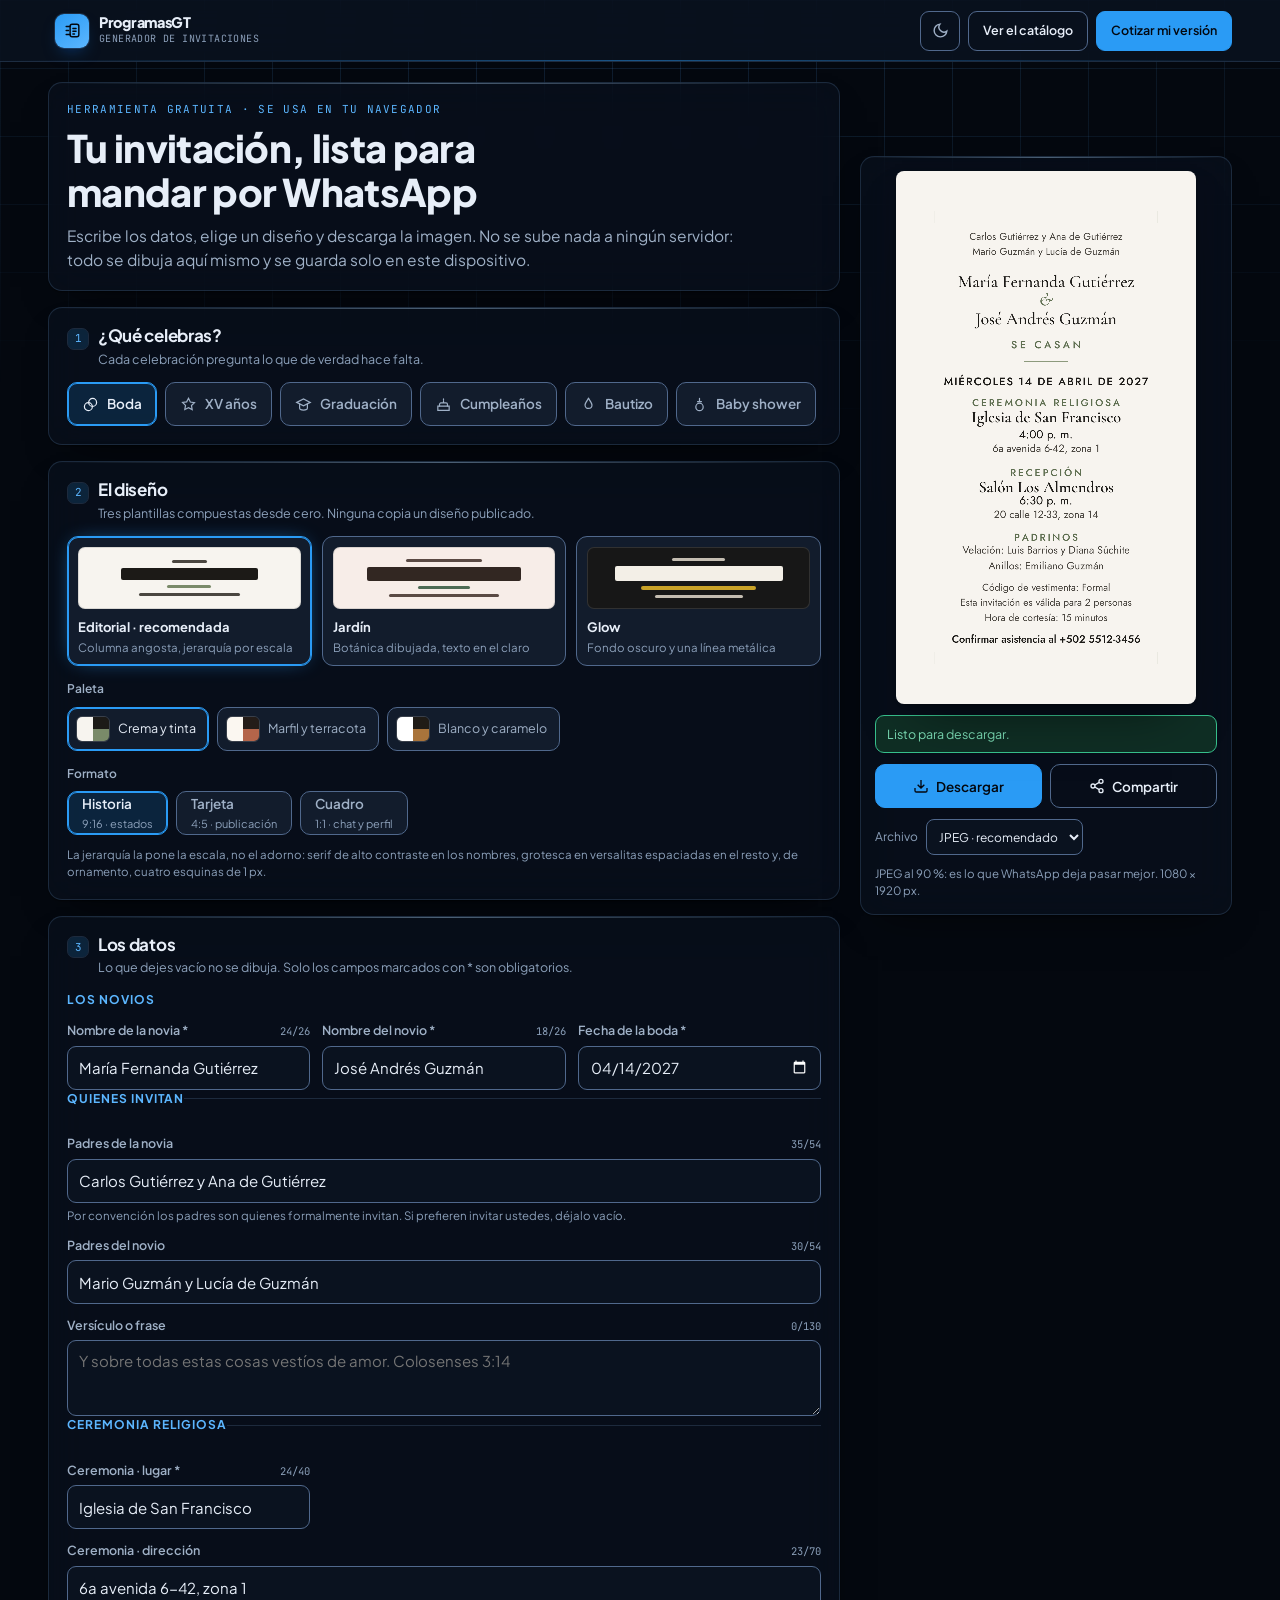
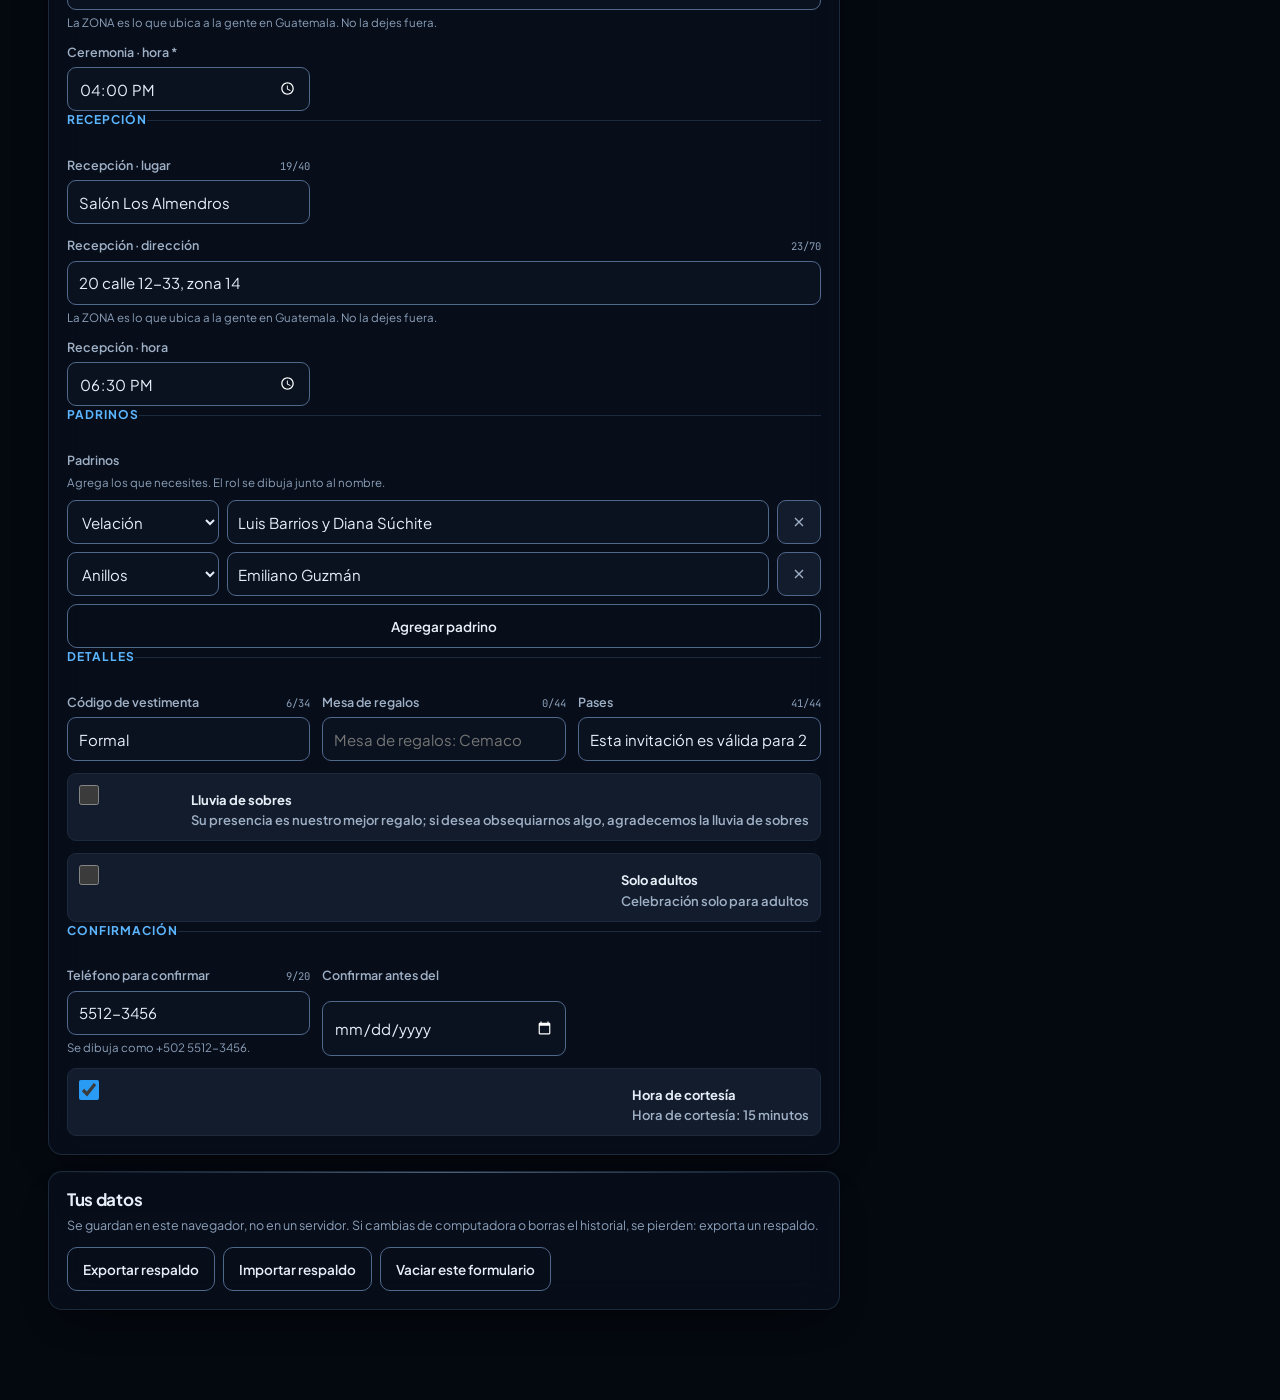
<file: invitaciones/index.html>
<!DOCTYPE html>
<html lang="es" data-theme="dark">

<head>
  <meta charset="utf-8">
  <meta name="viewport" content="width=device-width, initial-scale=1">
  <title>Generador de invitaciones digitales | ProgramasGT</title>
  <meta name="description"
    content="Crea la invitación de tu boda, XV años, graduación, cumpleaños, bautizo o baby shower y descárgala lista para WhatsApp. Gratis, en tu navegador, sin registro.">
  <meta name="author" content="ProgramasGT">
  <meta name="color-scheme" content="dark light">
  <meta name="theme-color" content="#04080F">
  <link rel="canonical" href="https://programasgt.art/invitaciones/">
  <meta property="og:type" content="website">
  <meta property="og:locale" content="es_GT">
  <meta property="og:site_name" content="ProgramasGT">
  <meta property="og:url" content="https://programasgt.art/invitaciones/">
  <meta property="og:title" content="Generador de invitaciones digitales | ProgramasGT">
  <meta property="og:description"
    content="Boda, XV años, graduación, cumpleaños, bautizo y baby shower. Tres diseños, tres paletas, tres formatos. Se descarga lista para WhatsApp.">
  <meta property="og:image" content="https://programasgt.art/og-image.jpg">
  <meta name="twitter:card" content="summary_large_image">
  <link rel="icon" href="https://programasgt.art/favicon-32.png" sizes="32x32" type="image/png">
  <link rel="apple-touch-icon" href="https://programasgt.art/apple-touch-icon.png">

  <!-- Solo la tipografía de la INTERFAZ. Las seis familias de las
       plantillas se piden cuando alguien elige una: ver cargarFuentesDe().
       Traerlas todas de golpe costaba ~180 KB de red para usar dos. -->
  <link rel="preconnect" href="https://fonts.googleapis.com">
  <link rel="preconnect" href="https://fonts.gstatic.com" crossorigin>
  <link rel="stylesheet"
    href="https://fonts.googleapis.com/css2?family=Plus+Jakarta+Sans:wght@400;500;600;700;800&family=JetBrains+Mono:wght@400;500&display=swap">

  <style>
    /* BASE — estructura, formulario y vista previa.
       Los tokens de marca viven en el bloque pgt-piel de abajo. */
    *,*::before,*::after {box-sizing:border-box}
    html,body {margin:0; padding:0}
    body {background:var(--fondo); color:var(--ink); font-family:var(--sans); font-size:15px; line-height:1.55; -webkit-font-smoothing:antialiased; overflow-x:hidden}
    h1,h2,h3 {margin:0; font-weight:700; line-height:1.16; letter-spacing:-.018em; text-wrap:balance}
    h1 {font-size:clamp(26px,4.4vw,38px); font-weight:800}
    h2 {font-size:17px}
    p {margin:0}
    a {color:var(--azul-2)}
    button,input,select,textarea {font-family:inherit; font-size:inherit; color:inherit}
    button {cursor:pointer}
    :focus-visible {outline:2px solid var(--azul); outline-offset:2px; border-radius:6px}
    [hidden] {display:none !important}
    .oculto-visual {position:absolute !important; width:1px; height:1px; margin:-1px; padding:0; overflow:hidden; clip:rect(0 0 0 0); clip-path:inset(50%); white-space:nowrap; border:0}

    /* rejilla general */
    .app {position:relative; z-index:1; max-width:1240px; margin-inline:auto; padding:20px clamp(14px,3vw,28px) 90px; display:grid; grid-template-columns:minmax(0,1fr) 372px; gap:20px; align-items:start}
    .columna {display:grid; gap:16px; min-width:0}
    .panel {border-radius:var(--r); padding:18px}
    .cejilla {font-family:var(--mono); font-size:11px; letter-spacing:.12em; text-transform:uppercase; color:var(--azul-2); margin-bottom:8px}
    .lede {color:var(--ink2); font-size:15.5px; margin-top:10px; max-width:62ch}
    .paso {display:flex; align-items:baseline; gap:9px; margin-bottom:13px}
    .paso i {font-style:normal; font-family:var(--mono); font-size:11px; width:22px; height:22px; flex:none; display:grid; place-items:center; border-radius:7px; background:var(--azul-soft); color:var(--azul-2); border:1px solid var(--linea)}
    .sub {color:var(--ink3); font-size:12.5px; margin-top:4px}
    .nota {font-size:11.5px; color:var(--ink3); line-height:1.45}

    /* fichas seleccionables (tipo y formato)
       Radios nativos con la caja escondida: el teclado y el lector de
       pantalla siguen viendo un grupo de radios de verdad, no divs con
       aria pegado encima. */
    .grupo {border:0; margin:0; padding:0; min-width:0}
    .grupo > legend {padding:0; font-size:12px; font-weight:600; color:var(--ink2); margin-bottom:8px}
    .fichas {display:flex; flex-wrap:wrap; gap:8px}
    .fichas input,.tarjetas input,.paletas input {position:absolute; opacity:0; width:1px; height:1px}
    .fichas label {display:inline-flex; align-items:center; gap:8px; min-height:44px; padding:0 14px; border-radius:10px; border:1px solid var(--linea-ctrl); background:var(--sup2); color:var(--ink2); font-size:13.5px; font-weight:600; cursor:pointer; transition:border-color .2s var(--curva),background .2s var(--curva)}
    .fichas label small {display:block; font-weight:400; font-size:11px; color:var(--ink3)}
    .fichas label:hover,.tarjetas label:hover {border-color:var(--azul)}
    .fichas input:checked + label {border-color:var(--azul); background:var(--azul-soft); color:var(--ink); box-shadow:inset 0 0 0 1px var(--azul)}
    .fichas input:focus-visible + label,.tarjetas input:focus-visible + label,.paletas input:focus-visible + label {outline:2px solid var(--azul); outline-offset:2px}
    .fichas svg {width:17px; height:17px; flex:none}

    /* tarjetas de plantilla */
    .tarjetas {display:grid; grid-template-columns:repeat(3,1fr); gap:10px}
    .tarjetas label {display:block; padding:10px; border-radius:11px; border:1px solid var(--linea-ctrl); background:var(--sup2); cursor:pointer; transition:border-color .2s var(--curva)}
    .tarjetas input:checked + label {border-color:var(--azul); box-shadow:inset 0 0 0 1px var(--azul),0 0 22px -10px var(--azul)}
    .tarjetas b {display:block; font-size:13px; margin-top:8px}
    .tarjetas small {display:block; color:var(--ink3); font-size:11.5px; line-height:1.35; margin-top:2px}
    /* Miniatura dibujada con CSS: barras que imitan la jerarquía real de
       cada plantilla, con sus colores. No es una imagen y no pesa nada. */
    .mini {height:62px; border-radius:7px; display:grid; align-content:center; justify-items:center; gap:5px; border:1px solid rgba(128,128,128,.25)}
    .mini i {display:block; border-radius:2px}

    .paletas {display:flex; flex-wrap:wrap; gap:8px}
    .paletas label {display:inline-flex; align-items:center; gap:8px; min-height:44px; padding:0 12px 0 8px; border-radius:10px; border:1px solid var(--linea-ctrl); background:var(--sup2); font-size:12.5px; color:var(--ink2); cursor:pointer}
    .paletas input:checked + label {border-color:var(--azul); color:var(--ink); box-shadow:inset 0 0 0 1px var(--azul)}
    .muestra {width:34px; height:26px; border-radius:6px; flex:none; display:grid; grid-template-columns:1fr 1fr; overflow:hidden; border:1px solid rgba(128,128,128,.35)}
    .muestra i {display:block}
    .muestra i:first-child {grid-row:span 2}

    /* formulario */
    fieldset.bloque {border:0; border-top:1px solid var(--linea); margin:0; padding:14px 0 0; min-width:0}
    fieldset.bloque:first-child {border-top:0; padding-top:0}
    fieldset.bloque > legend {padding:0; font-size:12px; font-weight:700; letter-spacing:.08em; text-transform:uppercase; color:var(--azul-2)}
    .rejilla {display:grid; grid-template-columns:repeat(auto-fit,minmax(210px,1fr)); gap:12px; margin-top:12px}
    .campo {display:grid; gap:5px; min-width:0}
    .campo.ancho {grid-column:1/-1}
    .campo label {font-size:12.5px; font-weight:600; color:var(--ink2); display:flex; justify-content:space-between; gap:8px; align-items:baseline}
    /* El contador avisa; NUNCA corta. Cortar el apellido de alguien sin
       avisar es peor que dejar que el autoajuste encoja la línea. */
    .campo .cuenta {font-family:var(--mono); font-size:10.5px; color:var(--ink3); font-weight:400}
    .campo .cuenta.pasado {color:var(--aviso)}
    .campo input,.campo select,.campo textarea {width:100%; min-height:44px; padding:9px 11px; border-radius:9px; border:1px solid var(--linea-ctrl); background:var(--sup); color:var(--ink); transition:border-color .18s var(--curva),box-shadow .18s var(--curva)}
    .campo textarea {min-height:76px; resize:vertical; line-height:1.5}
    .campo input:focus,.campo select:focus,.campo textarea:focus {outline:0; border-color:var(--azul); box-shadow:0 0 0 3px var(--azul-soft)}
    .campo .pista {font-size:11.5px; color:var(--ink3); line-height:1.4}
    .casilla {display:flex; gap:10px; align-items:flex-start; min-height:44px; padding:10px 11px; border-radius:9px; border:1px solid var(--linea); background:var(--sup2); cursor:pointer; font-weight:400}
    .casilla input {width:20px; height:20px; min-height:0; margin:1px 0 0; flex:none; accent-color:var(--azul)}
    .casilla span {font-size:13px; color:var(--ink2)}
    .casilla b {display:block; color:var(--ink); font-size:13px}

    /* listas repetibles (padrinos) */
    .lista {display:grid; gap:8px; margin-top:4px}
    .lista .fila {display:grid; grid-template-columns:152px minmax(0,1fr) 44px; gap:8px; align-items:start}
    .lista .fila input,.lista .fila select {min-height:44px; width:100%; padding:9px 10px; border-radius:9px; border:1px solid var(--linea-ctrl); background:var(--sup); color:var(--ink)}
    .quitar {width:44px; height:44px; border-radius:9px; border:1px solid var(--linea-ctrl); background:var(--sup2); color:var(--ink2); display:grid; place-items:center}
    .quitar:hover {border-color:var(--crit); color:var(--crit)}

    .btn {display:inline-flex; align-items:center; justify-content:center; gap:7px; min-height:44px; padding:0 15px; border-radius:10px; border:1px solid var(--azul); background:var(--azul); color:var(--azul-ink); font-weight:600; font-size:13.5px; transition:filter .2s var(--curva),transform .16s var(--curva)}
    .btn:hover:not(:disabled) {filter:brightness(1.08); transform:translateY(-1px)}
    .btn:disabled {opacity:.55; cursor:not-allowed; transform:none}
    .btn.hueco {background:transparent; color:var(--ink); border-color:var(--linea-ctrl)}
    .btn.hueco:hover:not(:disabled) {border-color:var(--azul); color:var(--azul-2)}
    .btn svg {width:16px; height:16px; flex:none}
    .botonera {display:flex; flex-wrap:wrap; gap:8px; margin-top:12px}

    /* vista previa */
    .vista {position:sticky; top:calc(var(--pgt-h) + 12px); border-radius:var(--r); padding:14px; display:grid; gap:11px}
    .lienzo-caja {position:relative; margin-inline:auto; width:100%; max-width:300px}
    #lienzo {display:block; width:100%; height:auto; border-radius:8px; box-shadow:0 2px 6px rgba(0,0,0,.25),0 26px 50px -24px rgba(0,0,0,.55); background:var(--sup2)}
    /* Esqueleto mientras llegan las tipografías. Un lienzo no tiene
       font-display: pintar antes de tiempo y caer a Arial en silencio
       sería peor que esperar un segundo con las barras a la vista. */
    .esqueleto {position:absolute; inset:0; border-radius:8px; background:var(--sup2); display:grid; align-content:center; justify-items:center; gap:14px; padding:12%}
    .esqueleto i {display:block; height:12px; border-radius:6px; background:linear-gradient(90deg,var(--linea),var(--sup),var(--linea)); background-size:220% 100%; animation:brillo 1.5s linear infinite}
    @keyframes brillo {to {background-position:-220% 0}}
    .esqueleto i:nth-child(1) {width:55%}
    .esqueleto i:nth-child(2) {width:82%; height:26px}
    .esqueleto i:nth-child(3) {width:70%; height:26px}
    .esqueleto i:nth-child(4) {width:40%}
    .esqueleto i:nth-child(5) {width:62%}
    .estado {font-size:12.5px; line-height:1.45; padding:9px 11px; border-radius:9px; border:1px solid var(--linea); background:var(--sup2); color:var(--ink2)}
    .estado.falta {border-color:var(--aviso); color:var(--aviso-ink); background:var(--aviso-soft)}
    .estado.listo {border-color:var(--ok); color:var(--ok-ink); background:var(--ok-soft)}
    .acciones {display:grid; grid-template-columns:1fr 1fr; gap:8px}
    .acciones .btn {width:100%}
    .formato-archivo {display:flex; gap:8px; align-items:center; font-size:12px; color:var(--ink3)}
    .formato-archivo select {min-height:36px; padding:4px 8px; border-radius:8px; border:1px solid var(--linea-ctrl); background:var(--sup); color:var(--ink)}

    .aviso-flota {position:fixed; left:50%; bottom:20px; transform:translate(-50%,18px); z-index:60; max-width:min(92vw,460px); padding:11px 16px; border-radius:11px; background:var(--ink); color:var(--fondo); font-size:13px; font-weight:600; box-shadow:0 18px 40px -18px rgba(0,0,0,.7); opacity:0; pointer-events:none; transition:opacity .22s var(--curva),transform .22s var(--curva)}
    .aviso-flota.ver {opacity:1; transform:translate(-50%,0)}

    /* arnés de estrés */
    #estres {position:relative; z-index:1; max-width:1240px; margin:0 auto 70px; padding:0 clamp(14px,3vw,28px)}
    #estres table {border-collapse:collapse; width:100%; font-size:12px; font-family:var(--mono)}
    #estres th,#estres td {border:1px solid var(--linea); padding:5px 8px; text-align:left}
    .pasa {color:var(--ok)}
    .falla {color:var(--crit); font-weight:700}
    .rejilla-estres {display:grid; grid-template-columns:repeat(auto-fill,minmax(150px,1fr)); gap:12px; margin-top:14px}
    .rejilla-estres figure {margin:0}
    .rejilla-estres canvas {width:100%; height:auto; border-radius:6px; border:1px solid var(--linea)}
    .rejilla-estres figcaption {font-family:var(--mono); font-size:10.5px; color:var(--ink3); margin-top:5px; line-height:1.4}

    /* adaptativo */
    @media (max-width:1040px) {
      .app {grid-template-columns:minmax(0,1fr)}
      /* En móvil se escribe mirando el resultado, así que la vista previa
         sube y se queda pegada bajo la barra. Se limita por ALTO y no por
         ancho para no comerse la pantalla mientras se teclea. */
      .vista {order:-1; top:var(--pgt-h)}
      .lienzo-caja {max-width:min(100%,40vh)}
      .tarjetas {grid-template-columns:1fr}
      .tarjetas label {display:grid; grid-template-columns:74px 1fr; gap:12px; align-items:center}
      .tarjetas b {margin-top:0}
   }
    @media (max-width:520px) {
      .lista .fila {grid-template-columns:minmax(0,1fr) 44px}
      .lista .fila select {grid-column:1/-1}
   }
    @media (prefers-reduced-motion:reduce) {
      *,*::before,*::after {animation-duration:.001ms !important; animation-iteration-count:1 !important; transition-duration:.001ms !important; scroll-behavior:auto !important}
   }
  </style>

  <!-- PIEL PROGRAMASGT — tokens de marca, malla de circuito, vidrio
       y barra superior. Es la identidad de la INTERFAZ. Las
       invitaciones que se dibujan en el lienzo tienen la suya y no se
       parecen a esto a propósito: la herramienta no debe firmar con su
       marca la invitación de una boda ajena. -->
  <style id="pgt-piel">
    :root {
      color-scheme:light dark;
      --fondo:#EEF2F7; --sup:#FFFFFF; --sup2:#F2F6FB;
      --ink:#071120; --ink2:#42536B; --ink3:#5E6E82;
      --linea:#CBD6E4;
      /* Un borde decorativo puede ser tenue; el de un CONTROL necesita
         3:1 (WCAG 1.4.11). Por eso lleva su propio token, más oscuro. */
      --linea-ctrl:#6F849F;
      --azul:#0B63C4; --azul-2:#0A55A8; --azul-ink:#FFFFFF; --azul-soft:rgba(11,99,196,.10);
      --ok:#0E7A55; --ok-ink:#0B5C40; --ok-soft:#DDF0E7;
      --aviso:#8A5A08; --aviso-ink:#7A4F06; --aviso-soft:#F8EFDC;
      --crit:#A93A3A;
      --circuito:rgba(11,99,196,.10);
      --vid-solidez:84%; --vid-blur:14px; --vid-borde:rgba(11,99,196,.20); --vid-luz:rgba(255,255,255,.85);
      --vid-sombra:0 1px 2px rgba(7,17,32,.05),0 18px 40px -22px rgba(7,17,32,.28);
      --sans:"Plus Jakarta Sans",system-ui,-apple-system,"Segoe UI",sans-serif;
      --mono:"JetBrains Mono",ui-monospace,SFMono-Regular,Menlo,monospace;
      --curva:cubic-bezier(.2,.8,.2,1);
      --r:14px; --pgt-h:62px;
   }

    /* Un SOLO bloque de tokens oscuros. "Automático" no se resuelve
       con un @media sino en aplicarTema(): repetir la lista entera en
       CSS costaba 800 bytes y este generador no hace nada sin JS de
       todos modos. Una lista, una verdad. */
    :root[data-theme="dark"] {
      color-scheme:dark;
      --fondo:#04080F; --sup:#0A121F; --sup2:#121C2C;
      --ink:#E7EEF8; --ink2:#9FB0C6; --ink3:#8CA0BA;
      --linea:#1D2A3D; --linea-ctrl:#50688C;
      --azul:#2A9BF5; --azul-2:#5CB6FF; --azul-ink:#03070E; --azul-soft:rgba(42,155,245,.16);
      --ok:#37C08C; --ok-ink:#7BDCB5; --ok-soft:#0F2E24;
      --aviso:#D9A04E; --aviso-ink:#EFC07A; --aviso-soft:#36291A;
      --crit:#E08079;
      --circuito:rgba(90,175,255,.13);
      --vid-solidez:64%; --vid-blur:18px; --vid-borde:rgba(140,195,255,.16); --vid-luz:rgba(180,220,255,.40);
      --vid-sombra:0 1px 2px rgba(0,0,0,.5),0 18px 40px -22px rgba(0,0,0,.72);
   }

    /* Malla de circuito: la firma del sitio. Dos gradientes de 1 px con
       máscara radial. Cero peticiones de red, cero imágenes. */
    .circuito {position:fixed; inset:0; z-index:0; pointer-events:none; background-image:linear-gradient(to right,var(--circuito) 1px,transparent 1px),linear-gradient(to bottom,var(--circuito) 1px,transparent 1px); background-size:68px 68px; mask-image:radial-gradient(ellipse 130% 68% at 50% 0%,#000 18%,transparent 74%); -webkit-mask-image:radial-gradient(ellipse 130% 68% at 50% 0%,#000 18%,transparent 74%)}

    /* Vidrio de instrumento. */
    .panel,.vista {position:relative; background:color-mix(in srgb,var(--sup) var(--vid-solidez),transparent); -webkit-backdrop-filter:blur(var(--vid-blur)) saturate(135%); backdrop-filter:blur(var(--vid-blur)) saturate(135%); border:1px solid var(--vid-borde); box-shadow:var(--vid-sombra); isolation:isolate}
    /* Una sola línea de 1 px en el canto superior, más clara en el
       centro: así cae la luz sobre el bisel de una pantalla. Dice "hay
       volumen" sin recurrir a la neblina morada de rigor. */
    .panel::before,.vista::before {content:""; position:absolute; inset:0 0 auto 0; height:1px; border-radius:var(--r) var(--r) 0 0; background:linear-gradient(90deg,transparent,var(--vid-luz),transparent); pointer-events:none}

    .pgt-top {position:sticky; top:0; z-index:30; min-height:var(--pgt-h); display:flex; align-items:center; isolation:isolate; background:color-mix(in srgb,var(--sup) 84%,transparent); -webkit-backdrop-filter:blur(16px) saturate(140%); backdrop-filter:blur(16px) saturate(140%); border-bottom:1px solid var(--vid-borde)}
    .pgt-top::after {content:""; position:absolute; inset:auto 0 0 0; height:1px; background:linear-gradient(90deg,transparent,var(--azul),transparent); opacity:.5; pointer-events:none}
    .pgt-top-in {width:100%; max-width:1240px; margin-inline:auto; display:flex; align-items:center; gap:12px; padding:8px clamp(12px,3vw,28px)}
    .pgt-marca {display:flex; align-items:center; gap:10px; text-decoration:none; color:var(--ink); padding:5px 7px; border-radius:10px}
    .pgt-marca:hover {background:var(--azul-soft)}
    .pgt-logo {width:34px; height:34px; flex:none; display:grid; place-items:center; border-radius:9px; color:var(--azul-ink); background:linear-gradient(145deg,var(--azul),var(--azul-2)); box-shadow:0 0 0 1px var(--vid-borde),0 8px 18px -8px rgba(11,99,196,.7)}
    .pgt-logo svg {width:19px; height:19px}
    .pgt-marca b {display:block; font-weight:800; font-size:14.5px; line-height:1.15; letter-spacing:-.02em}
    .pgt-marca small {display:block; font-family:var(--mono); font-size:10px; color:var(--ink3); letter-spacing:.04em; text-transform:uppercase}
    .pgt-acc {margin-left:auto; display:flex; align-items:center; gap:8px}
    .pgt-btn {display:inline-flex; align-items:center; min-height:40px; padding:0 14px; border-radius:9px; border:1px solid var(--azul); background:var(--azul); color:var(--azul-ink); font-weight:600; font-size:12.5px; text-decoration:none; white-space:nowrap; transition:box-shadow .24s var(--curva),transform .16s var(--curva),filter .24s ease}
    .pgt-btn:hover,.pgt-btn:focus-visible {transform:translateY(-1px); filter:brightness(1.07); box-shadow:0 0 18px -2px var(--azul-soft),0 0 0 1px var(--azul)}
    .pgt-btn.hueco {background:transparent; border-color:var(--linea-ctrl); color:var(--ink)}
    .pgt-btn.hueco:hover {border-color:var(--azul); color:var(--azul-2)}
    .pgt-tema {width:40px; height:40px; display:grid; place-items:center; border-radius:9px; border:1px solid var(--linea-ctrl); background:transparent; color:var(--ink2)}
    .pgt-tema:hover {border-color:var(--azul); color:var(--azul-2)}
    .pgt-tema svg {width:17px; height:17px}

    /* Entrada escalonada de los paneles. La regla global de
       prefers-reduced-motion de arriba la apaga sola. */
    .pgt-entra {animation:pgt-sube .5s var(--curva) both; animation-delay:var(--e,0ms)}
    @keyframes pgt-sube {from {opacity:0; transform:translateY(10px)} to {opacity:1; transform:none}}

    @media (max-width:760px) {
      .pgt-marca small {display:none}
      .pgt-btn.hueco {display:none}
   }
  </style>
</head>
<body>
  <div class="circuito" aria-hidden="true"></div>

  <header class="pgt-top">
    <div class="pgt-top-in">
      <a class="pgt-marca" href="https://programasgt.art/" target="_blank" rel="noopener">
        <span class="pgt-logo" aria-hidden="true">
          <svg viewBox="0 0 24 24" fill="none" stroke="currentColor" stroke-width="1.8" stroke-linecap="round">
            <path d="M4 7h5M4 12h3M4 17h5" />
            <rect x="9" y="4" width="11" height="16" rx="2.5" />
            <path d="M12.5 9.5h4M12.5 13h4M12.5 16.5h2" />
          </svg>
        </span>
        <span><b>ProgramasGT</b><small>Generador de invitaciones</small></span>
      </a>
      <div class="pgt-acc">
        <button class="pgt-tema" id="btnTema" type="button" aria-label="Cambiar tema: oscuro">
          <svg viewBox="0 0 24 24" fill="none" stroke="currentColor" stroke-width="2" aria-hidden="true">
            <path d="M21 12.79A9 9 0 1 1 11.21 3 7 7 0 0 0 21 12.79z" />
          </svg>
        </button>
        <a class="pgt-btn hueco" href="https://programasgt.art/#catalogo" target="_blank" rel="noopener">Ver el
          catálogo</a>
        <a class="pgt-btn" href="https://programasgt.art/#cotizar" target="_blank" rel="noopener">Cotizar mi versión</a>
      </div>
    </div>
  </header>

  <main class="app">
    <div class="columna">
      <section class="panel">
        <p class="cejilla">Herramienta gratuita · se usa en tu navegador</p>
        <h1>Tu invitación, lista para mandar por WhatsApp</h1>
        <p class="lede">Escribe los datos, elige un diseño y descarga la imagen. No se sube nada a ningún servidor:
          todo se dibuja aquí mismo y se guarda solo en este dispositivo.</p>
      </section>

      <section class="panel">
        <div class="paso">
          <i aria-hidden="true">1</i>
          <div>
            <h2>¿Qué celebras?</h2>
            <p class="sub">Cada celebración pregunta lo que de verdad hace falta.</p>
          </div>
        </div>
        <fieldset class="grupo">
          <legend class="oculto-visual">Tipo de celebración</legend>
          <div class="fichas" id="tipos"></div>
        </fieldset>
      </section>

      <section class="panel">
        <div class="paso">
          <i aria-hidden="true">2</i>
          <div>
            <h2>El diseño</h2>
            <p class="sub">Tres plantillas compuestas desde cero. Ninguna copia un diseño publicado.</p>
          </div>
        </div>
        <fieldset class="grupo">
          <legend class="oculto-visual">Plantilla</legend>
          <div class="tarjetas" id="plantillas"></div>
        </fieldset>
        <fieldset class="grupo" style="margin-top:14px">
          <legend>Paleta</legend>
          <div class="paletas" id="paletas"></div>
        </fieldset>
        <fieldset class="grupo" style="margin-top:14px">
          <legend>Formato</legend>
          <div class="fichas" id="formatos"></div>
        </fieldset>
        <p class="nota" id="notaPlantilla" style="margin-top:12px"></p>
      </section>

      <section class="panel">
        <div class="paso">
          <i aria-hidden="true">3</i>
          <div>
            <h2>Los datos</h2>
            <p class="sub">Lo que dejes vacío no se dibuja. Solo los campos marcados con * son obligatorios.</p>
          </div>
        </div>
        <form id="formulario" novalidate>
          <div id="campos"></div>
        </form>
      </section>

      <section class="panel">
        <h2>Tus datos</h2>
        <p class="sub" style="margin-top:6px">Se guardan en este navegador, no en un servidor. Si cambias de
          computadora o borras el historial, se pierden: exporta un respaldo.</p>
        <div class="botonera">
          <button class="btn hueco" type="button" id="btnExportar">Exportar respaldo</button>
          <button class="btn hueco" type="button" id="btnImportar">Importar respaldo</button>
          <input type="file" id="archivoImportar" accept="application/json,.json" hidden>
          <button class="btn hueco" type="button" id="btnLimpiar">Vaciar este formulario</button>
        </div>
      </section>
    </div>

    <aside class="vista" aria-labelledby="t-vista">
      <h2 id="t-vista" class="oculto-visual">Vista previa de la invitación</h2>
      <div class="lienzo-caja">
        <!-- Un lienzo es opaco para un lector de pantalla. El aria-label se
             regenera con el texto plano de la invitación en cada repintado,
             y el formulario de la izquierda es la interfaz accesible real. -->
        <canvas id="lienzo" width="1080" height="1920" role="img" aria-label="Vista previa de la invitación"></canvas>
        <div class="esqueleto" id="esqueleto" aria-hidden="true"><i></i><i></i><i></i><i></i><i></i></div>
      </div>
      <p class="estado" id="estado" role="status" aria-live="polite">Preparando…</p>
      <div class="acciones">
        <button class="btn" type="button" id="btnDescargar" disabled>
          <svg viewBox="0 0 24 24" fill="none" stroke="currentColor" stroke-width="2" aria-hidden="true">
            <path d="M21 15v4a2 2 0 0 1-2 2H5a2 2 0 0 1-2-2v-4M7 10l5 5 5-5M12 15V3" />
          </svg>Descargar
        </button>
        <button class="btn hueco" type="button" id="btnCompartir" disabled>
          <svg viewBox="0 0 24 24" fill="none" stroke="currentColor" stroke-width="2" aria-hidden="true">
            <circle cx="18" cy="5" r="3" />
            <circle cx="6" cy="12" r="3" />
            <circle cx="18" cy="19" r="3" />
            <path d="M8.6 13.5l6.8 4M15.4 6.5l-6.8 4" />
          </svg>Compartir
        </button>
      </div>
      <div class="formato-archivo">
        <label for="selArchivo">Archivo</label>
        <select id="selArchivo">
          <option value="jpeg" selected>JPEG · recomendado</option>
          <option value="png">PNG · más pesado</option>
        </select>
      </div>
      <p class="nota" id="notaArchivo"></p>
    </aside>
  </main>

  <section id="estres" hidden>
    <h2>Arnés de estrés</h2>
    <p class="sub">3 plantillas × 6 tipos × 3 formatos con datos extremos, y el contraste de las 9 paletas.</p>
    <div id="estresContraste"></div>
    <div class="rejilla-estres" id="estresRejilla"></div>
  </section>

  <div class="aviso-flota" id="toast" role="status" aria-live="polite"></div>

  <script>
  "use strict";

  /* 1. UTILIDADES */
  const DIAS = ["domingo","lunes","martes","miércoles","jueves","viernes","sábado"];
  const MESES = ["enero","febrero","marzo","abril","mayo","junio","julio","agosto","septiembre","octubre","noviembre","diciembre"];

  function $(sel,raiz) {return (raiz || document).querySelector(sel);}
  function el(tag,attrs,kids) {
    const n = document.createElement(tag);
    if (attrs) for (const k in attrs) {
      if (k === "class") n.className = attrs[k];
      else if (k === "html") n.innerHTML = attrs[k];
      else if (k === "text") n.textContent = attrs[k];
      else if (k.startsWith("on")) n.addEventListener(k.slice(2),attrs[k]);
      else if (attrs[k] != null && attrs[k] !== false) n.setAttribute(k,attrs[k] === true ? "" :attrs[k]);
   }
    (kids || []).forEach(c => {if (c == null) return; n.appendChild(typeof c === "string" ? document.createTextNode(c) :c);});
    return n;
 }
  function t(v) {return v == null ? "" :String(v).trim();}

  // Fecha LOCAL. Con toISOString, en Guatemala (UTC-6) a partir de las
  // 18:00 la fecha guardada saltaba al día siguiente.
  function isoLocal(d) {
    return d.getFullYear() + "-" + String(d.getMonth() + 1).padStart(2,"0") + "-" + String(d.getDate()).padStart(2,"0");
 }
  function hoyISO() {return isoLocal(new Date());}
  function fechaDe(iso) {
    const m = /^(\d{4})-(\d{2})-(\d{2})$/.exec(t(iso));
    if (!m) return null;
    const d = new Date(+m[1],+m[2] - 1,+m[3]);
    return isNaN(d.getTime()) ? null :d;
 }
  // "sábado 14 de marzo de 2026". Escrito a mano y no con Intl: el
  // resultado tiene que ser idéntico en todos los navegadores porque
  // acaba dibujado en un lienzo que la gente descarga y reparte.
  function fechaLarga(iso) {
    const d = fechaDe(iso); if (!d) return "";
    return DIAS[d.getDay()] + " " + d.getDate() + " de " + MESES[d.getMonth()] + " de " + d.getFullYear();
 }
  function fechaCorta(iso) {
    const d = fechaDe(iso); if (!d) return "";
    return d.getDate() + " de " + MESES[d.getMonth()];
 }
  // "4:00 p. m.", nunca 16:00. El espacio entre "p." y "m." es duro
  // para que el ajuste de línea no las separe en dos renglones.
  function horaGT(hhmm) {
    const m = /^(\d{1,2}):(\d{2})/.exec(t(hhmm));
    if (!m) return "";
    let h = +m[1]; const min = m[2];
    const suf = h < 12 ? "a. m." :"p. m.";
    h = h % 12; if (h === 0) h = 12;
    return h + ":" + min + " " + suf;
 }
  function telGT(v) {
    const d = t(v).replace(/\D/g,"").replace(/^502/,"");
    return d.length === 8 ? "+502 " + d.slice(0,4) + "-" + d.slice(4) :t(v);
 }
  // "boda-maría-josé.jpg" llega roto a algunos Android y a servidores
  // viejos: aquí se quitan las tildes y se corta en un guion.
  function sinTildes(s) {return t(s).normalize("NFD").replace(/[̀-ͯ]/g,"");}
  function nombreSeguro(s) {
    return sinTildes(s).toLowerCase().replace(/[^a-z0-9]+/g,"-").replace(/^-+|-+$/g,"").replace(/^(.{0,44}[a-z0-9])(-.*)?$/,"$1") || "invitacion";
 }
  function toast(msg) {
    const n = $("#toast"); n.textContent = msg; n.classList.add("ver");
    clearTimeout(toast._t); toast._t = setTimeout(() => n.classList.remove("ver"),3400);
 }

  /* 2. DATOS — tres capas que no se conocen entre sí

     CONTENIDO      lo que escribe el usuario. No sabe de tipografías.
     EVENTOS[tipo]  QUÉ se pregunta. Traduce los campos a ranuras.
     PLANTILLAS[k]  CÓMO se ve. Solo conoce ranuras, nunca c.novia.

     VOCABULARIO FIJO DE RANURAS (todo opcional salvo protagonistas,
     fecha y lugares[0]):
       preludio · protagonistas[] · nexo · motivo · fecha · hora ·
       lugares[] · padrinos[] · avisos[] · rsvp · firma

     CONSECUENCIA QUE HAY QUE PRESERVAR:
       plantilla nueva = UN objeto en PLANTILLAS. Nada más.
       evento nuevo    = UN objeto en EVENTOS. Nada más.
     Si para añadir uno hay que tocar el motor, el pintor o el
     formulario, el cambio está mal planteado: este vocabulario es el
     contrato entre las dos mitades y no se amplía a la ligera. */

  // Una ranura de texto es siempre {txt, ph}. ph = marcador de
  // posición: se pinta en gris y NO sale en la descarga.
  function V(txt,ph) {return {txt:t(txt),ph:!!ph};}
  function VR(txt,sugerencia) {return t(txt) ? V(txt) :V(sugerencia,true);}
  function lleno(v) {return !!(v && v.txt);}

  const ZONA = "La ZONA es lo que ubica a la gente en Guatemala. No la dejes fuera.";
  const VESTIMENTA = ["Formal","Etiqueta","Etiqueta rigurosa","Semiformal","Casual elegante","Vestido largo y traje oscuro"];

  // Frases que en Guatemala se dicen tal cual. Se precargan como
  // sugerencia, no como texto impuesto: quien quiera otra, la escribe.
  const FRASE = {
    sobres:"Su presencia es nuestro mejor regalo; si desea obsequiarnos algo, agradecemos la lluvia de sobres",
    adultos:"Celebración solo para adultos",
    cortesia:"Hora de cortesía: 15 minutos",
    pases:"Esta invitación es válida para 2 personas",
    pasesGrad:"Cupo limitado: 4 pases por graduando",
    mesa:"Mesa de regalos: Cemaco",
    soloMujeres:"Celebración solo para mujeres"
 };

  function campoLugar(pre,et,grupo,obligatorio) {
    return [
      {k:pre + "Lugar",et:et + " · lugar",tipo:"texto",req:!!obligatorio,max:40,ph:"Iglesia, salón o casa",grupo:grupo},
      {
        k:pre + "Dir",et:et + " · dirección",tipo:"texto",max:70,ph:"5a avenida 10-20, zona 10",grupo:grupo,
        pista:ZONA
     },
      {k:pre + "Hora",et:et + " · hora",tipo:"hora",req:!!obligatorio,grupo:grupo}
    ];
 }
  function campoConfirmar(grupo) {
    return [
      {k:"confirmarTel",et:"Teléfono para confirmar",tipo:"tel",max:20,ph:"5512-3456",grupo:grupo,pista:"Se dibuja como +502 5512-3456."},
      {k:"confirmarAntes",et:"Confirmar antes del",tipo:"fecha",grupo:grupo},
      {k:"cortesia",et:"Hora de cortesía",tipo:"check",etiqueta:FRASE.cortesia,grupo:grupo}
    ];
 }
  // Se dice "Confirmar asistencia", nunca las siglas RSVP: fuera de
  // los catálogos importados, aquí nadie las usa.
  function rsvpDe(c) {
    const tel = telGT(c.confirmarTel),antes = fechaCorta(c.confirmarAntes);
    if (!tel && !antes) return V("");
    let s = tel ? "Confirmar asistencia al " + tel :"Confirmar asistencia";
    if (antes) s += " antes del " + antes;
    return V(s);
 }
  function lugarDe(c,pre,etiqueta,obligatorio) {
    const n = t(c[pre + "Lugar"]),d = t(c[pre + "Dir"]),h = horaGT(c[pre + "Hora"]);
    if (!n && !d && !h) return obligatorio ? {et:etiqueta,nombre:V("Falta el lugar",true),direccion:V(""),hora:V("")} :null;
    return {et:etiqueta,nombre:n ? V(n) :(obligatorio ? V("Falta el lugar",true) :V("")),direccion:V(d),hora:V(h)};
 }
  function avisosDe(lista) {return lista.filter(x => t(x)).map(x => V(x));}

  const EVENTOS = {
    boda:{
      et:"Boda",
      icono:'<circle cx="9" cy="15" r="5.6"/><circle cx="15" cy="9" r="5.6"/>',
      plantillas:["editorial","jardin","glow"],
      campos:[
        {k:"novia",et:"Nombre de la novia",tipo:"texto",req:true,max:26,ph:"María Fernanda Gutiérrez",grupo:"Los novios"},
        {k:"novio",et:"Nombre del novio",tipo:"texto",req:true,max:26,ph:"José Andrés Guzmán",grupo:"Los novios"},
        {k:"fecha",et:"Fecha de la boda",tipo:"fecha",req:true,grupo:"Los novios"},
        {
          k:"padresNovia",et:"Padres de la novia",tipo:"texto",max:54,ph:"Carlos Gutiérrez y Ana de Gutiérrez",grupo:"Quienes invitan",
          pista:"Por convención los padres son quienes formalmente invitan. Si prefieren invitar ustedes, déjalo vacío."
       },
        {k:"padresNovio",et:"Padres del novio",tipo:"texto",max:54,ph:"Mario Guzmán y Lucía de Guzmán",grupo:"Quienes invitan"},
        {k:"versiculo",et:"Versículo o frase",tipo:"area",max:130,ph:"Y sobre todas estas cosas vestíos de amor. Colosenses 3:14",grupo:"Quienes invitan"}
      ].concat(
        campoLugar("ceremonia","Ceremonia","Ceremonia religiosa",true),
        // La recepción va en su propio bloque porque aquí se invita a
        // más gente a la misa que a la fiesta: quien reparte dos tandas
        // de invitaciones necesita poder quitar esta parte entera.
        campoLugar("recepcion","Recepción","Recepción",false),
        [
          {
            k:"padrinos",et:"Padrinos",tipo:"listarol",grupo:"Padrinos",
            roles:["Velación","Anillos","Arras","Lazo","Biblia y rosario","Honor"],
            pista:"Agrega los que necesites. El rol se dibuja junto al nombre."
         },
          {k:"codigoVestimenta",et:"Código de vestimenta",tipo:"texto",max:34,sug:VESTIMENTA,grupo:"Detalles"},
          {k:"mesaRegalos",et:"Mesa de regalos",tipo:"texto",max:44,ph:FRASE.mesa,grupo:"Detalles"},
          {k:"pases",et:"Pases",tipo:"texto",max:44,ph:FRASE.pases,grupo:"Detalles"},
          {k:"lluviaDeSobres",et:"Lluvia de sobres",tipo:"check",etiqueta:FRASE.sobres,grupo:"Detalles"},
          {k:"noNinos",et:"Solo adultos",tipo:"check",etiqueta:FRASE.adultos,grupo:"Detalles"}
        ],
        campoConfirmar("Confirmación")
      ),
      ranuras(c) {
        const padres = [t(c.padresNovia),t(c.padresNovio)].filter(Boolean).join("\n");
        return {
          preludio:V(padres),
          protagonistas:[VR(c.novia,"Nombre de la novia"),VR(c.novio,"Nombre del novio")],
          nexo:V("se casan"),
          motivo:V(c.versiculo),
          fecha:VR(fechaLarga(c.fecha),"Falta la fecha"),
          hora:V(horaGT(c.ceremoniaHora)),
          lugares:[lugarDe(c,"ceremonia","Ceremonia religiosa",true),lugarDe(c,"recepcion","Recepción")].filter(Boolean),
          padrinos:(c.padrinos || []).filter(p => t(p.nombre)).map(p => ({rol:V(p.rol),nombre:V(p.nombre)})),
          avisos:avisosDe([
            c.codigoVestimenta && "Código de vestimenta: " + c.codigoVestimenta,c.mesaRegalos,c.pases,
            c.lluviaDeSobres && FRASE.sobres,c.noNinos && FRASE.adultos,c.cortesia && FRASE.cortesia
          ]),
          rsvp:rsvpDe(c),
          firma:V("")
       };
     }
   },

    xv:{
      et:"XV años",
      icono:'<path d="M12 3.2l2.6 5.3 5.8.85-4.2 4.1 1 5.8-5.2-2.75L6.8 19l1-5.8-4.2-4.1 5.8-.85z"/>',
      plantillas:["glow","jardin","editorial"],
      campos:[
        {k:"quinceanera",et:"Nombre de la quinceañera",tipo:"texto",req:true,max:28,ph:"Andrea Sofía Xocop",grupo:"La quinceañera"},
        {k:"fecha",et:"Fecha",tipo:"fecha",req:true,grupo:"La quinceañera"},
        {k:"padres",et:"Padres",tipo:"texto",max:58,ph:"Luis Xocop y Marta de Xocop",grupo:"La quinceañera"},
        {k:"chambelan",et:"Chambelán de honor",tipo:"texto",max:32,grupo:"La quinceañera"}
      ].concat(
        campoLugar("misa","Misa","Misa de acción de gracias",false),
        campoLugar("fiesta","Fiesta","Fiesta",true),
        [
          {
            k:"padrinos",et:"Padrinos",tipo:"listarol",grupo:"Padrinos",
            roles:["Padrinos","Vals","Brindis","Zapatilla","Última muñeca","Ramo"]
         },
          {k:"codigoVestimenta",et:"Código de vestimenta",tipo:"texto",max:34,sug:VESTIMENTA,grupo:"Detalles"},
          {
            k:"colorReservado",et:"Color reservado",tipo:"texto",max:26,ph:"rojo",grupo:"Detalles",
            pista:"Se dibuja como «Se agradece no vestir de rojo»."
         },
          {k:"lluviaDeSobres",et:"Lluvia de sobres",tipo:"check",etiqueta:FRASE.sobres,grupo:"Detalles"}
        ],
        campoConfirmar("Confirmación")
      ),
      ranuras(c) {
        const pad = (c.padrinos || []).filter(p => t(p.nombre)).map(p => ({rol:V(p.rol),nombre:V(p.nombre)}));
        if (t(c.chambelan)) pad.unshift({rol:V("Chambelán de honor"),nombre:V(c.chambelan)});
        return {
          preludio:V(c.padres),
          protagonistas:[VR(c.quinceanera,"Nombre de la quinceañera")],
          nexo:V("mis quince años"),
          motivo:V(""),
          fecha:VR(fechaLarga(c.fecha),"Falta la fecha"),
          hora:V(horaGT(c.fiestaHora)),
          lugares:[lugarDe(c,"misa","Misa de acción de gracias"),lugarDe(c,"fiesta","Fiesta",true)].filter(Boolean),
          padrinos:pad,
          avisos:avisosDe([
            c.codigoVestimenta && "Código de vestimenta: " + c.codigoVestimenta,
            c.colorReservado && "Se agradece no vestir de " + c.colorReservado,
            c.lluviaDeSobres && FRASE.sobres,c.cortesia && FRASE.cortesia
          ]),
          rsvp:rsvpDe(c),
          firma:V("")
       };
     }
   },

    graduacion:{
      et:"Graduación",
      icono:'<path d="M2.5 9L12 4.3 21.5 9 12 13.7z"/><path d="M6.5 11.3V17c0 1.6 2.5 2.9 5.5 2.9s5.5-1.3 5.5-2.9v-5.7"/>',
      plantillas:["editorial","glow","jardin"],
      campos:[
        {k:"graduado",et:"Nombre del graduando",tipo:"texto",req:true,max:28,ph:"José Andrés Guzmán Alvarado",grupo:"El graduando"},
        {k:"carrera",et:"Carrera o título",tipo:"texto",req:true,max:46,ph:"Licenciatura en Administración de Empresas",grupo:"El graduando"},
        {k:"institucion",et:"Institución",tipo:"texto",req:true,max:46,ph:"Universidad Mariano Gálvez de Guatemala",grupo:"El graduando"},
        {k:"fecha",et:"Fecha",tipo:"fecha",req:true,grupo:"El graduando"}
      ].concat(
        campoLugar("acto","Acto","Acto de graduación",true),
        campoLugar("convivio","Convivio","Convivio",false),
        [
          // Las universidades asignan cupo fijo por graduando. En la
          // práctica este dato no es opcional: si falta, la gente llama.
          {
            k:"pases",et:"Pases",tipo:"texto",max:46,ph:FRASE.pasesGrad,grupo:"Detalles",
            pista:"Cuántas personas entran con esta invitación."
         },
          {k:"padrinoPromocion",et:"Padrino de promoción",tipo:"texto",max:38,grupo:"Detalles"},
          {k:"codigoVestimenta",et:"Código de vestimenta",tipo:"texto",max:34,sug:VESTIMENTA,grupo:"Detalles"}
        ],
        campoConfirmar("Confirmación")
      ),
      ranuras(c) {
        const pad = [];
        if (t(c.padrinoPromocion)) pad.push({rol:V("Padrino de promoción"),nombre:V(c.padrinoPromocion)});
        return {
          preludio:V(c.institucion),
          protagonistas:[VR(c.graduado,"Nombre del graduando")],
          nexo:V("se gradúa de"),
          motivo:VR(c.carrera,"Carrera o título"),
          fecha:VR(fechaLarga(c.fecha),"Falta la fecha"),
          hora:V(horaGT(c.actoHora)),
          lugares:[lugarDe(c,"acto","Acto de graduación",true),lugarDe(c,"convivio","Convivio")].filter(Boolean),
          padrinos:pad,
          avisos:avisosDe([c.pases,c.codigoVestimenta && "Código de vestimenta: " + c.codigoVestimenta,c.cortesia && FRASE.cortesia]),
          rsvp:rsvpDe(c),
          firma:V("")
       };
     }
   },

    cumple:{
      et:"Cumpleaños",
      icono:'<path d="M4 20.2h16v-6H4z"/><path d="M6.4 14.2v-2.4a2 2 0 0 1 2-2h7.2a2 2 0 0 1 2 2v2.4M12 9.8V7M12 4.2v1.2"/>',
      plantillas:["glow","jardin","editorial"],
      campos:[
        {k:"festejado",et:"Nombre del festejado",tipo:"texto",req:true,max:28,ph:"Mateo",grupo:"La fiesta"},
        {k:"edad",et:"Edad que cumple",tipo:"numero",grupo:"La fiesta"},
        {k:"mostrarEdad",et:"Edad",tipo:"check",etiqueta:"Mostrar la edad en la invitación",grupo:"La fiesta"},
        {k:"fecha",et:"Fecha",tipo:"fecha",req:true,grupo:"La fiesta"},
        {k:"hora",et:"Hora de inicio",tipo:"hora",req:true,grupo:"La fiesta"},
        // La hora de salida evita que a las nueve de la noche queden
        // cuatro niños esperando a que los recojan.
        {k:"horaFin",et:"Hora de finalización",tipo:"hora",grupo:"La fiesta",pista:"Muy recomendada en fiestas de niños."},
        {k:"tematica",et:"Temática",tipo:"texto",max:30,ph:"dinosaurios",grupo:"La fiesta"},
        {k:"lugarNombre",et:"Lugar",tipo:"texto",req:true,max:40,ph:"Casa de la familia Súchite",grupo:"Dónde"},
        {
          k:"lugarDir",et:"Dirección",tipo:"texto",max:70,ph:"12 calle 3-45, zona 7, colonia Landívar",grupo:"Dónde",
          pista:ZONA
       },
        // Aquí la referencia vale más que la dirección: mucha gente
        // navega por puntos conocidos y no por nomenclatura municipal.
        {
          k:"referencia",et:"Punto de referencia",tipo:"texto",max:60,ph:"frente a la tienda La Bendición, portón azul",grupo:"Dónde",
          pista:"La referencia ubica mejor que la dirección."
       },
        {k:"traer",et:"Qué traer",tipo:"texto",max:44,ph:"Traer traje de baño y toalla",grupo:"Detalles"},
        {k:"regalos",et:"Regalos",tipo:"texto",max:60,ph:"Tu presencia es el mejor regalo",grupo:"Detalles"}
      ].concat(campoConfirmar("Confirmación")),
      ranuras(c) {
        let hora = horaGT(c.hora);
        if (hora && horaGT(c.horaFin)) hora += " a " + horaGT(c.horaFin);
        const edad = t(c.edad);
        return {
          preludio:V(t(c.tematica) ? "Fiesta de " + c.tematica :""),
          protagonistas:[VR(c.festejado,"Nombre del festejado")],
          nexo:V(c.mostrarEdad && edad ? "cumple " + edad + " años" :"cumpleaños"),
          motivo:V(""),
          fecha:VR(fechaLarga(c.fecha),"Falta la fecha"),
          hora:VR(hora,"Falta la hora"),
          lugares:[lugarDe({xLugar:c.lugarNombre,xDir:c.lugarDir},"x","",true)].filter(Boolean),
          padrinos:[],
          avisos:avisosDe([c.referencia,c.traer,c.regalos,c.cortesia && FRASE.cortesia]),
          rsvp:rsvpDe(c),
          firma:V("")
       };
     }
   },

    bautizo:{
      et:"Bautizo",
      icono:'<path d="M12 3.4c2.9 4.4 4.9 6.9 4.9 9.3a4.9 4.9 0 1 1-9.8 0c0-2.4 2-4.9 4.9-9.3z"/>',
      plantillas:["jardin","editorial","glow"],
      campos:[
        {k:"nino",et:"Nombre del niño o niña",tipo:"texto",req:true,max:28,ph:"Emiliano",grupo:"El bautizo"},
        {k:"padres",et:"Padres",tipo:"texto",req:true,max:58,ph:"Diana Súchite y Luis Barrios",grupo:"El bautizo"},
        {k:"fecha",et:"Fecha",tipo:"fecha",req:true,grupo:"El bautizo"},
        {k:"hora",et:"Hora",tipo:"hora",req:true,grupo:"El bautizo"},
        {k:"parroquia",et:"Parroquia",tipo:"texto",req:true,max:42,ph:"Parroquia San Juan Bautista",grupo:"El bautizo"},
        {
          k:"parroquiaDir",et:"Dirección de la parroquia",tipo:"texto",max:70,ph:"6a avenida 4-21, zona 1",grupo:"El bautizo",
          pista:ZONA
       },
        {k:"versiculo",et:"Versículo o frase",tipo:"area",max:130,ph:"Dejad a los niños venir a mí. Marcos 10:14",grupo:"El bautizo"},
        // Los padrinos son parte del sacramento, no un adorno: la gente
        // espera verlos nombrados en la invitación.
        {
          k:"padrinos",et:"Padrinos",tipo:"listarol",grupo:"Padrinos",roles:["Padrinos","Madrina","Padrino"],
          pista:"En el bautizo los padrinos son parte del rito."
       }
      ].concat(campoLugar("celebracion","Celebración","Celebración",false),campoConfirmar("Confirmación")),
      ranuras(c) {
        return {
          preludio:V(c.padres),
          protagonistas:[VR(c.nino,"Nombre del niño o niña")],
          nexo:V("recibe el bautismo"),
          motivo:V(c.versiculo),
          fecha:VR(fechaLarga(c.fecha),"Falta la fecha"),
          hora:VR(horaGT(c.hora),"Falta la hora"),
          lugares:[
            lugarDe({pLugar:c.parroquia,pDir:c.parroquiaDir,pHora:c.hora},"p","Parroquia",true),
            lugarDe(c,"celebracion","Celebración")
          ].filter(Boolean),
          padrinos:(c.padrinos || []).filter(p => t(p.nombre)).map(p => ({rol:V(p.rol),nombre:V(p.nombre)})),
          avisos:avisosDe([c.cortesia && FRASE.cortesia]),
          rsvp:rsvpDe(c),
          firma:V("")
       };
     }
   },

    babyshower:{
      et:"Baby shower",
      icono:'<path d="M12 3.2v4.6M9.2 7.8h5.6"/><circle cx="12" cy="15.4" r="5.2"/>',
      plantillas:["jardin","editorial","glow"],
      // El sexo cambia la paleta por omisión, pero solo mientras el
      // usuario no haya elegido una: en cuanto toca las paletas, manda él.
      paletaPorSexo:{nina:0,nino:1,sorpresa:2},
      campos:[
        {k:"mama",et:"Nombre de la mamá",tipo:"texto",req:true,max:28,ph:"Ana Lucía Herrera",grupo:"La familia"},
        {k:"papa",et:"Nombre del papá",tipo:"texto",max:28,grupo:"La familia"},
        {k:"bebe",et:"Nombre del bebé",tipo:"texto",max:26,grupo:"La familia"},
        {
          k:"sexo",et:"Es…",tipo:"select",grupo:"La familia",
          opciones:[["","Prefiero no decirlo"],["nina","Niña"],["nino","Niño"],["sorpresa","Sorpresa"]]
       },
        {k:"fecha",et:"Fecha",tipo:"fecha",req:true,grupo:"Cuándo y dónde"},
        {k:"hora",et:"Hora",tipo:"hora",req:true,grupo:"Cuándo y dónde"},
        {k:"lugarNombre",et:"Lugar",tipo:"texto",req:true,max:40,ph:"Salón de la familia Herrera",grupo:"Cuándo y dónde"},
        {
          k:"lugarDir",et:"Dirección",tipo:"texto",max:70,ph:"20 calle 12-33, zona 14",grupo:"Cuándo y dónde",
          pista:ZONA
       },
        {k:"mesaRegalos",et:"Mesa de regalos",tipo:"texto",max:44,ph:FRASE.mesa,grupo:"Detalles"},
        {k:"panales",et:"Pañales",tipo:"texto",max:40,ph:"Pañales etapa 2",grupo:"Detalles"},
        {k:"soloMujeres",et:"Solo mujeres",tipo:"check",etiqueta:FRASE.soloMujeres,grupo:"Detalles"}
      ].concat(campoConfirmar("Confirmación")),
      ranuras(c) {
        const prot = [VR(c.mama,"Nombre de la mamá")];
        if (t(c.papa)) prot.push(V(c.papa));
        const anuncio = {nina:"Es niña",nino:"Es niño",sorpresa:"Es sorpresa"}[t(c.sexo)] || "";
        return {
          preludio:V(anuncio),
          protagonistas:prot,
          nexo:V("baby shower"),
          motivo:V(t(c.bebe) ? "Le damos la bienvenida a " + c.bebe :""),
          fecha:VR(fechaLarga(c.fecha),"Falta la fecha"),
          hora:VR(horaGT(c.hora),"Falta la hora"),
          lugares:[lugarDe({xLugar:c.lugarNombre,xDir:c.lugarDir},"x","",true)].filter(Boolean),
          padrinos:[],
          avisos:avisosDe([c.mesaRegalos,c.panales,c.soloMujeres && FRASE.soloMujeres,c.cortesia && FRASE.cortesia]),
          rsvp:rsvpDe(c),
          firma:V("")
       };
     }
   }
 };

  const FORMATOS = {
    // 1080x1920 es el punto óptimo para WhatsApp: queda BAJO su techo de
    // ~1600 px en el lado largo, así que la app recomprime pero NO
    // reescala, y el reescalado es lo que destroza el texto fino.
    historia:{et:"Historia",sub:"9:16 · estados",w:1080,h:1920},
    tarjeta:{et:"Tarjeta",sub:"4:5 · publicación",w:1080,h:1350},
    cuadro:{et:"Cuadro",sub:"1:1 · chat y perfil",w:1080,h:1080}
 };

  /* 3. MOTOR — mide, parte, ajusta y devuelve una LISTA DE DIBUJO

     El motor NO pinta: devuelve bloques ya medidos y colocados y un
     pintor aparte los consume. Por eso mañana cabe un segundo pintor
     que emita SVG —los comandos de trazo ya hablan el M/L/Q/C/Z de un
     atributo d— sin tocar una línea de aquí. */

  const FUENTES = {
    // La interfaz ya trae Plus Jakarta y JetBrains Mono. Estas seis se
    // piden solo cuando alguien elige la plantilla que las usa.
    cormorant:{
      nom:"Cormorant Garamond",pila:'"Cormorant Garamond", "Times New Roman", Georgia, serif',
      // Peso 500 y no 300: a 36 px los trazos finos de la 300 se
      // evaporan cuando WhatsApp recomprime la imagen.
      google:"Cormorant+Garamond:ital,wght@0,500;0,600;1,500",pesos:[500,600]
   },
    jost:{nom:"Jost",pila:'"Jost", system-ui, -apple-system, sans-serif',google:"Jost:wght@400;500",pesos:[400,500]},
    vibes:{nom:"Great Vibes",pila:'"Great Vibes", "Segoe Script", cursive',google:"Great+Vibes",pesos:[400]},
    lato:{nom:"Lato",pila:'"Lato", system-ui, -apple-system, sans-serif',google:"Lato:wght@400;700",pesos:[400,700]},
    bebas:{nom:"Bebas Neue",pila:'"Bebas Neue", "Arial Narrow", Impact, sans-serif',google:"Bebas+Neue",pesos:[400]},
    archivo:{nom:"Archivo",pila:'"Archivo", system-ui, -apple-system, sans-serif',google:"Archivo:wght@400;500;600",pesos:[400,500,600]}
 };

  // Regla dura del producto: sobre un lienzo de 1080 px de ancho nada
  // baja de aquí. Por debajo, el reencode de WhatsApp convierte el
  // texto en manchas. Manda sobre cualquier intención tipográfica.
  const MIN_TXT = 36;

  function E(clave,peso,extra) {
    const f = FUENTES[clave];
    return Object.assign({clave:clave,pila:f.pila,nom:f.nom,peso:peso || f.pesos[0],ital:false,track:0},extra || {});
 }

  function crearMedidor(ctx) {
    function fijar(es,tam) {
      ctx.font = (es.ital ? "italic " :"") + (es.peso || 400) + " " + tam + "px " + es.pila;
   }
    function ancho(txt,es,tam) {
      fijar(es,tam);
      const tr = (es.track || 0) * tam;
      if (!tr) return ctx.measureText(txt).width;
      const cs = Array.from(txt);
      let w = 0;
      for (let i = 0; i < cs.length; i++) w += ctx.measureText(cs[i]).width;
      return w + tr * Math.max(0,cs.length - 1);
   }
    // La caja alta acentuada (Á, Ñ, Ü) sube por encima de 0.8 em. Si se
    // asume ese valor, en versalitas la tilde se recorta contra el
    // bloque de arriba. Se reserva el ALTO REAL que reporta el motor.
    function caja(txt,es,tam) {
      fijar(es,tam);
      const m = ctx.measureText(txt || "M");
      const s = (m.actualBoundingBoxAscent != null && isFinite(m.actualBoundingBoxAscent)) ? m.actualBoundingBoxAscent :tam * 0.82;
      const b = (m.actualBoundingBoxDescent != null && isFinite(m.actualBoundingBoxDescent)) ? m.actualBoundingBoxDescent :tam * 0.2;
      return {sube:Math.max(s,tam * 0.34),baja:Math.max(b,tam * 0.06)};
   }
    return {ancho:ancho,caja:caja,ctx:ctx};
 }

  // Partición equilibrada. Nunca con guion: uno inventado cambia un
  // apellido. Nunca una línea de una sola letra. Y al buscar el ancho
  // mínimo que conserva el número de líneas, un nombre completo se
  // parte antes del apellido en vez de dejarlo colgando solo.
  function partirEn(med,txt,es,tam,maxAncho) {
    const salida = [];
    String(txt).split("\n").forEach(parrafo => {
      const palabras = parrafo.split(/\s+/).filter(Boolean);
      if (!palabras.length) return;
      const greedy = envolver(palabras,maxAncho);
      if (greedy.length === 1) {salida.push(greedy[0]); return;}
      let lo = 0,hi = maxAncho,mejor = greedy;
      for (let i = 0; i < 14; i++) {
        const mid = (lo + hi) / 2;
        const r = envolver(palabras,mid);
        if (r.length <= greedy.length) {mejor = r; hi = mid;} else lo = mid;
     }
      sinViudas(mejor).forEach(l => {salida.push(l);});
   });
    function envolver(pal,w) {
      const lin = []; let cur = "";
      for (let i = 0; i < pal.length; i++) {
        const cand = cur ? cur + " " + pal[i] :pal[i];
        if (!cur || med.ancho(cand,es,tam) <= w) cur = cand;
        else {lin.push(cur); cur = pal[i];}
     }
      if (cur) lin.push(cur);
      return lin;
   }
    function sinViudas(lin) {
      for (let i = lin.length - 1; i > 0; i--) {
        if (Array.from(lin[i]).length <= 1) {lin[i - 1] += " " + lin[i]; lin.splice(i,1);}
     }
      if (lin.length > 1 && Array.from(lin[0]).length <= 1) {lin[1] = lin[0] + " " + lin[1]; lin.shift();}
      return lin;
   }
    return salida.length ? salida :[""];
 }

  // Último recurso: una sola palabra más ancha que la columna incluso
  // al tamaño mínimo. Se corta por caracteres y SIN guion.
  function cortarDuro(med,lineas,es,tam,maxAncho) {
    const out = [];
    lineas.forEach(l => {
      if (med.ancho(l,es,tam) <= maxAncho) {out.push(l); return;}
      let cur = "";
      Array.from(l).forEach(ch => {
        if (cur && med.ancho(cur + ch,es,tam) > maxAncho) {out.push(cur); cur = ch;}
        else cur += ch;
     });
      if (cur) out.push(cur);
   });
    return out;
 }

  // Baja de 2 en 2 px hasta tamMin: un paso de 1 px no se distingue y
  // duplica el trabajo de medición. maxLin no es un capricho: "María
  // Fernanda Gutiérrez Caballeros" cabe a tamaño completo si se le dan
  // cuatro renglones de una palabra cada uno, y eso ya no es un nombre,
  // es una lista.
  function ajustar(med,txt,es,tam,tamMin,maxAncho,interlinea,maxLin) {
    const tope = maxLin || 99;
    let tamAct = tam,lineas;
    for (; ;) {
      lineas = partirEn(med,txt,es,tamAct,maxAncho);
      let ancho = 0;
      lineas.forEach(l => {ancho = Math.max(ancho,med.ancho(l,es,tamAct));});
      if ((ancho <= maxAncho && lineas.length <= tope) || tamAct - 2 < tamMin) break;
      tamAct -= 2;
   }
    let ancho = 0;
    lineas.forEach(l => {ancho = Math.max(ancho,med.ancho(l,es,tamAct));});
    if (ancho > maxAncho) lineas = cortarDuro(med,lineas,es,tamAct,maxAncho);
    const c0 = med.caja(lineas[0],es,tamAct);
    const cN = med.caja(lineas[lineas.length - 1],es,tamAct);
    const paso = tamAct * interlinea;
    return {lineas:lineas,tam:tamAct,sube:c0.sube,paso:paso,alto:c0.sube + (lineas.length - 1) * paso + cN.baja};
 }

  /* Compositor: recibe piezas declarativas y devuelve ops colocadas.
     - flex : la pieza que absorbe el sobrante (encoge primero).
     - prio : 1 esencial, 2 importante, 3 prescindible. Si ni al mínimo
       cabe todo, se sacrifica el grupo de prio más alta y se dice
       arriba qué quedó fuera. Nunca se recorta en silencio. */
  function componerPila(med,cfg) {
    const disp = cfg.y1 - cfg.y0;
    let piezas = cfg.piezas.filter(p => p && (p.clase === "texto" ? t(p.txt) !== "" :true));
    const omitidos = [];
    let res = acomodar(piezas);
    for (let ronda = 0; ronda < 4 && res.desborde; ronda++) {
      let maxPrio = 1;
      piezas.forEach(p => {maxPrio = Math.max(maxPrio,p.prio || 1);});
      if (maxPrio <= 1) break;
      piezas.forEach(p => {
        if ((p.prio || 1) === maxPrio && p.etiqueta && omitidos.indexOf(p.etiqueta) < 0) omitidos.push(p.etiqueta);
     });
      piezas = piezas.filter(p => (p.prio || 1) !== maxPrio);
      res = acomodar(piezas);
   }

    function medir(est,fg) {
      let total = 0;
      est.forEach((p,i) => {
        if (p.clase === "texto") {
          p._txt = p.mayus ? String(p.txt).toUpperCase() :String(p.txt);
          p._r = ajustar(med,p._txt,p.es,p.tamAct,p.tamMin || MIN_TXT,cfg.ancho * (p.anchoRel || 1),p.interlinea || 1.3,p.maxLin);
          p._alto = p._r.alto;
       } else p._alto = p.alto || 0;
        total += p._alto + (i ? (p.gap || 0) * fg :0);
     });
      return total;
   }
    function acomodar(ps) {
      const est = ps.map(p => {const q = Object.assign({},p); q.tamAct = p.tam; return q;});
      let fg = 1,guardia = 0,total = medir(est,fg);
      while (total > disp && guardia++ < 400) {
        let cand = est.filter(p => p.clase === "texto" && p.flex && p.tamAct - 2 >= (p.tamMin || MIN_TXT));
        if (!cand.length) cand = est.filter(p => p.clase === "texto" && p.tamAct - 2 >= (p.tamMin || MIN_TXT));
        if (!cand.length) {
          if (fg > 0.45) {fg = Math.max(0.45,fg - 0.08); total = medir(est,fg); continue;}
          break;
       }
        cand.sort((a,b) => b._alto - a._alto);
        cand[0].tamAct -= 2;
        total = medir(est,fg);
     }
      // Las piezas con el mismo "par" acaban al mismo tamaño. Los dos
      // nombres de una pareja a 82 y 110 px se leen como un error de
      // imprenta, no como jerarquía: manda el más pequeño de los dos.
      for (let v = 0; v < 3; v++) {
        const g = {},cambia = [];
        est.forEach(q => {if (q.par) g[q.par] = Math.min(g[q.par] == null ? 9e9 :g[q.par],q._r.tam);});
        est.forEach(q => {if (q.par && q.tamAct !== g[q.par]) {q.tamAct = g[q.par]; cambia.push(q);}});
        if (!cambia.length) break;
        total = medir(est,fg);
     }
      return {est:est,fg:fg,total:total,desborde:total > disp + 0.5};
   }

    const ops = [];
    let y = cfg.y0 + (cfg.alinear === "arriba" ? 0 :Math.max(0,(disp - res.total) / 2));
    res.est.forEach((p,i) => {
      if (i) y += (p.gap || 0) * res.fg;
      const cx = cfg.x + cfg.ancho / 2;
      if (p.clase === "texto") {
        const r = p._r;
        const anclaX = p.align === "izq" ? cfg.x :p.align === "der" ? cfg.x + cfg.ancho :cx;
        ops.push({
          // r.tam y no p.tamAct: p.tamAct es el tamaño con el que se ENTRÓ
          // al ajuste; ajustar() pudo bajarlo para que la línea cupiera a
          // lo ancho. Pintar con el de entrada desbordaba la columna.
          op:"texto",tam:r.tam,pila:p.es.pila,peso:p.es.peso,ital:!!p.es.ital,
          track:(p.es.track || 0) * r.tam,color:p.color,align:p.align || "centro",marcador:!!p.marcador,
          lineas:r.lineas.map((txt,j) => {return {txt:txt,x:anclaX,y:y + r.sube + j * r.paso};})
       });
     } else if (p.clase === "regla") {
        const w = p.ancho <= 1 ? cfg.ancho * p.ancho :p.ancho;
        const yy = y + p._alto / 2;
        ops.push({
          op:"trazo",cmds:[["M",cx - w / 2,yy],["L",cx + w / 2,yy]],
          color:p.color,grosor:p.grosor || 1.4,cap:"butt",gradiente:p.gradiente
       });
     }
      y += p._alto;
   });
    return {ops:ops,alto:res.total,omitidos:omitidos,desborde:res.desborde};
 }

  /* 4. PINTOR — el único que toca el contexto 2D */
  function ruta(ctx,cmds) {
    ctx.beginPath();
    for (let i = 0; i < cmds.length; i++) {
      const c = cmds[i];
      if (c[0] === "M") ctx.moveTo(c[1],c[2]);
      else if (c[0] === "L") ctx.lineTo(c[1],c[2]);
      else if (c[0] === "Q") ctx.quadraticCurveTo(c[1],c[2],c[3],c[4]);
      else if (c[0] === "C") ctx.bezierCurveTo(c[1],c[2],c[3],c[4],c[5],c[6]);
      else if (c[0] === "Z") ctx.closePath();
   }
 }
  function pintarTrazo(ctx,o) {
    ruta(ctx,o.cmds);
    let estilo = o.color;
    if (o.gradiente) {
      const g = ctx.createLinearGradient(o.gradiente.de[0],o.gradiente.de[1],o.gradiente.a[0],o.gradiente.a[1]);
      o.gradiente.paradas.forEach(p => {g.addColorStop(p[0],p[1]);});
      estilo = g;
   }
    ctx.globalAlpha = o.alfa == null ? 1 :o.alfa;
    if (o.relleno) {ctx.fillStyle = estilo; ctx.fill();}
    else {
      ctx.strokeStyle = estilo; ctx.lineWidth = o.grosor || 1.4;
      ctx.lineCap = o.cap || "round"; ctx.lineJoin = "round"; ctx.stroke();
   }
    ctx.globalAlpha = 1;
 }
  function pintarTexto(ctx,o) {
    ctx.font = (o.ital ? "italic " :"") + o.peso + " " + o.tam + "px " + o.pila;
    ctx.fillStyle = o.color;
    if (!o.track) {
      ctx.textAlign = o.align === "izq" ? "left" :o.align === "der" ? "right" :"center";
      o.lineas.forEach(l => {ctx.fillText(l.txt,l.x,l.y);});
      return;
   }
    // Con tracking se dibuja letra a letra. ctx.letterSpacing no existe
    // en Safari anterior a 16.4 y fallar ahí significa entregar un
    // nombre con las letras pegadas en un archivo ya descargado.
    ctx.textAlign = "left";
    o.lineas.forEach(l => {
      const cs = Array.from(l.txt);
      let w = 0;
      cs.forEach(ch => {w += ctx.measureText(ch).width;});
      w += o.track * Math.max(0,cs.length - 1);
      let x = o.align === "izq" ? l.x :o.align === "der" ? l.x - w :l.x - w / 2;
      cs.forEach(ch => {ctx.fillText(ch,x,l.y); x += ctx.measureText(ch).width + o.track;});
   });
 }
  function pintar(ctx,lista,W,H,opciones) {
    const exportando = !!(opciones && opciones.exportando);
    ctx.save();
    ctx.clearRect(0,0,W,H);
    ctx.textBaseline = "alphabetic";
    for (let i = 0; i < lista.length; i++) {
      const o = lista[i];
      if (o.marcador && exportando) continue;
      if (o.op === "fondo") {ctx.fillStyle = o.color; ctx.fillRect(0,0,W,H);}
      else if (o.op === "trazo") pintarTrazo(ctx,o);
      else if (o.op === "texto") pintarTexto(ctx,o);
   }
    ctx.restore();
 }


  /* 5. PLANTILLAS — solo conocen ranuras. Nunca c.novia.
     Cada una compone desde cero: ninguna reproduce un diseño
     publicado y todo su ornamento se dibuja con curvas. */
  function marco(W,H,px,py) {
    const mx = Math.round(W * px),my = Math.round(H * py);
    return {x:mx,y:my,w:W - 2 * mx,h:H - 2 * my,x1:W - mx,y1:H - my};
 }
  function textoPadrinos(r) {
    return r.padrinos.map(p => (p.rol.txt ? p.rol.txt + ": " :"") + p.nombre.txt).join("\n");
 }
  function textoAvisos(r) {return r.avisos.map(a => a.txt).join("\n");}

  /* La mitad baja de una invitación dice lo mismo en las tres
     plantillas y en el mismo orden: cuándo, dónde, quiénes, avisos y
     confirmación. Lo que cambia es la tipografía. Así que la
     ESTRUCTURA se comparte y cada plantilla pasa SU diccionario de
     estilos por rol. Una plantilla que quiera otro orden no llama a
     esta función y compone su lista a mano: sigue siendo un objeto. */
  function piezasDetalle(r,P,S) {
    const p = [];
    function st(rol,extra) {return Object.assign({clase:"texto"},S[rol],extra);}
    p.push(st("fecha",{txt:r.fecha.txt,color:r.fecha.ph ? P.suave :P.tinta,marcador:r.fecha.ph,anchoRel:0.94,gap:46,prio:1}));
    // La hora suelta solo aparece si ningún lugar trae la suya: en una
    // boda la hora vive pegada a la ceremonia, no flotando arriba.
    if (lleno(r.hora) && !r.lugares.some(l => lleno(l.hora))) {
      p.push(st("hora",{txt:r.hora.txt,color:P.suave,marcador:r.hora.ph,anchoRel:0.9,gap:12,prio:1}));
   }
    r.lugares.forEach((l,i) => {
      const pr = i ? 2 :1;
      if (l.et) p.push(st("et",{txt:l.et,color:P.acentoTxt,anchoRel:0.9,gap:45,prio:pr,etiqueta:l.et.toLowerCase()}));
      if (lleno(l.nombre)) p.push(st("titulo",{maxLin:3,txt:l.nombre.txt,color:l.nombre.ph ? P.suave :P.tinta,marcador:l.nombre.ph,anchoRel:0.94,gap:l.et ? 13 :45,prio:pr}));
      if (lleno(l.hora)) p.push(st("hora",{txt:l.hora.txt,color:P.tinta,anchoRel:0.9,gap:11,prio:pr}));
      if (lleno(l.direccion)) p.push(st("menor",{txt:l.direccion.txt,color:P.suave,anchoRel:0.9,gap:9,prio:2,etiqueta:"la dirección"}));
   });
    if (r.padrinos.length) {
      p.push(st("et",{txt:"Padrinos",color:P.acentoTxt,anchoRel:0.9,gap:48,prio:3,etiqueta:"los padrinos"}));
      p.push(st("menor",{txt:textoPadrinos(r),color:P.suave,anchoRel:0.94,gap:13,prio:3,etiqueta:"los padrinos"}));
   }
    if (r.avisos.length) p.push(st("menor",{txt:textoAvisos(r),color:P.suave,anchoRel:0.87,gap:45,prio:3,etiqueta:"los avisos"}));
    if (lleno(r.rsvp)) p.push(st("fuerte",{txt:r.rsvp.txt,color:P.tinta,anchoRel:0.87,gap:45,prio:2,etiqueta:"la confirmación"}));
    if (lleno(r.firma)) p.push(st("firma",{txt:r.firma.txt,color:P.suave,anchoRel:0.87,gap:34,prio:3,etiqueta:"la firma"}));
    return p;
 }

  // Generador determinista: la vista previa y la descarga tienen que
  // dibujar exactamente la misma rama. Math.random las separaría.
  function azar(semilla) {
    let s = semilla | 0;
    return () => {
      s = s + 0x6D2B79F5 | 0;
      let x = Math.imul(s ^ s >>> 15,1 | s);
      x = x + Math.imul(x ^ x >>> 7,61 | x) ^ x;
      return ((x ^ x >>> 14) >>> 0) / 4294967296;
   };
 }
  function bez(a,b,c,d,u) {const v = 1 - u; return v * v * v * a + 3 * v * v * u * b + 3 * v * u * u * c + u * u * u * d;}
  function dbez(a,b,c,d,u) {const v = 1 - u; return 3 * v * v * (b - a) + 6 * v * u * (c - b) + 3 * u * u * (d - c);}

  // Una rama: tallo de Bézier cúbica, hojas de dos cuadráticas y dos
  // ramas hijas por generación. Ni una imagen ni un base64.
  function dibujarRama(ops,cfg) {
    const R = azar(cfg.semilla);
    tallo(cfg.x,cfg.y,cfg.ang,cfg.largo,cfg.grosor,cfg.gen);
    function tallo(x,y,ang,largo,grosor,gen) {
      const curva = (R() - 0.5) * 0.9;
      const x1 = x + Math.cos(ang) * largo * 0.34,y1 = y + Math.sin(ang) * largo * 0.34;
      const a2 = ang + curva * 0.5;
      const x2 = x + Math.cos(a2) * largo * 0.7,y2 = y + Math.sin(a2) * largo * 0.7;
      const a3 = ang + curva;
      const xf = x + Math.cos(a3) * largo,yf = y + Math.sin(a3) * largo;
      ops.push({op:"trazo",cmds:[["M",x,y],["C",x1,y1,x2,y2,xf,yf]],color:cfg.tallo,grosor:grosor});
      const n = 4 + Math.floor(R() * 3);
      for (let i = 1; i <= n; i++) {
        const u = i / (n + 1);
        const px = bez(x,x1,x2,xf,u),py = bez(y,y1,y2,yf,u);
        const tg = Math.atan2(dbez(y,y1,y2,yf,u),dbez(x,x1,x2,xf,u));
        hoja(px,py,tg + ((i % 2) ? 1 :-1) * (0.68 + R() * 0.38),largo * (0.12 + R() * 0.08));
     }
      if (gen > 0) for (let k = 0; k < 2; k++) {
        const u = 0.3 + k * 0.32 + R() * 0.12;
        const px = bez(x,x1,x2,xf,u),py = bez(y,y1,y2,yf,u);
        const tg = Math.atan2(dbez(y,y1,y2,yf,u),dbez(x,x1,x2,xf,u));
        tallo(px,py,tg + (k ? 1 :-1) * (0.5 + R() * 0.3),largo * (0.42 + R() * 0.14),grosor * 0.62,gen - 1);
     }
   }
    function hoja(x,y,ang,L) {
      const ax = x + Math.cos(ang) * L,ay = y + Math.sin(ang) * L;
      const nx = Math.cos(ang + Math.PI / 2) * L * 0.36,ny = Math.sin(ang + Math.PI / 2) * L * 0.36;
      ops.push({
        op:"trazo",relleno:true,alfa:cfg.alfa,color:cfg.hoja,
        cmds:[["M",x,y],
        ["Q",x + (ax - x) * 0.5 + nx,y + (ay - y) * 0.5 + ny,ax,ay],
        ["Q",x + (ax - x) * 0.5 - nx,y + (ay - y) * 0.5 - ny,x,y],["Z"]]
     });
   }
 }

  const PLANTILLAS = {

    editorial:{
      et:"Editorial",
      resumen:"Columna angosta, jerarquía por escala",
      decision:"La jerarquía la pone la escala, no el adorno: serif de alto contraste en los nombres, grotesca en versalitas espaciadas en el resto y, de ornamento, cuatro esquinas de 1 px.",
      fuentes:["cormorant","jost"],
      flexible:["protagonistas"],
      paletas:[
        // El acento decorativo también pasa 3:1 contra el fondo. La
        // salvia del encargo (#8A9A7B) daba 2.74:1, así que se oscurece
        // lo justo: sigue siendo salvia y ya se ve en una pantalla mala.
        {et:"Crema y tinta",fondo:"#F7F4EF",tinta:"#1C1A17",suave:"#4A4640",acento:"#7A8A69",acentoTxt:"#5F6F51"},
        {et:"Marfil y terracota",fondo:"#FBF7F1",tinta:"#241C18",suave:"#56463F",acento:"#B4654A",acentoTxt:"#8E4A31"},
        {et:"Blanco y caramelo",fondo:"#FFFFFF",tinta:"#1F1B16",suave:"#4E463C",acento:"#A9743B",acentoTxt:"#7E5322"}
      ],
      componer(r,L) {
        const P = L.pal,W = L.w,H = L.h;
        const m = marco(W,H,0.13,H >= 1600 ? 0.075 :0.065);
        const ops = [{op:"fondo",color:P.fondo}];
        const g = 44;
        [[m.x,m.y,1,1],[m.x1,m.y,-1,1],[m.x,m.y1,1,-1],[m.x1,m.y1,-1,-1]].forEach(e => {
          ops.push({
            op:"trazo",cap:"butt",grosor:1.6,color:P.acento,
            cmds:[["M",e[0] + g * e[2],e[1]],["L",e[0],e[1]],["L",e[0],e[1] + g * e[3]]]
         });
       });

        const p = [];
        if (lleno(r.preludio)) p.push({clase:"texto",txt:r.preludio.txt,es:E("jost",400),tam:40,interlinea:1.5,color:P.suave,anchoRel:0.84,prio:2,etiqueta:"quienes invitan"});
        r.protagonistas.forEach((n,i) => {
          if (i) p.push({clase:"texto",txt:"&",es:E("cormorant",500,{ital:true}),tam:66,tamMin:44,interlinea:1,color:P.acentoTxt,gap:18,prio:1});
          p.push({
            clase:"texto",txt:n.txt,es:E("cormorant",500),tam:132,tamMin:62,interlinea:1.06,
            color:n.ph ? P.suave :P.tinta,marcador:n.ph,anchoRel:1,gap:i ? 18 :62,flex:true,par:"nombres",maxLin:2,prio:1
         });
       });
        // 38 px y no los 28-34 de la nota de diseño: por debajo de 36 el
        // reencode de WhatsApp se come las versalitas. Manda la regla dura.
        if (lleno(r.nexo)) p.push({clase:"texto",txt:r.nexo.txt,es:E("jost",500,{track:0.25}),tam:38,mayus:true,interlinea:1.5,color:P.acentoTxt,anchoRel:0.84,gap:42,prio:1});
        p.push({clase:"regla",alto:1.6,ancho:0.2,color:P.acento,grosor:1.6,gap:44,prio:2});
        if (lleno(r.motivo)) p.push({clase:"texto",txt:r.motivo.txt,es:E("cormorant",500,{ital:true}),tam:48,tamMin:38,interlinea:1.4,color:P.suave,marcador:r.motivo.ph,anchoRel:0.84,gap:42,prio:2,etiqueta:"la frase"});

        const S = {
          fecha:{es:E("jost",500,{track:0.1}),tam:44,tamMin:38,mayus:true,interlinea:1.42},
          et:{es:E("jost",500,{track:0.2}),tam:36,mayus:true},
          titulo:{es:E("cormorant",600),tam:58,tamMin:42,interlinea:1.16},
          hora:{es:E("jost",400),tam:42},
          menor:{es:E("jost",400),tam:38,interlinea:1.52},
          fuerte:{es:E("jost",500),tam:40,interlinea:1.45},
          firma:{es:E("cormorant",500,{ital:true}),tam:46,interlinea:1.35}
       };
        const res = componerPila(L.med,{
          x:m.x,ancho:m.w,y0:m.y + 46,y1:m.y1 - 46,alinear:"centro",
          piezas:p.concat(piezasDetalle(r,P,S))
       });
        return {ops:ops.concat(res.ops),omitidos:res.omitidos,desborde:res.desborde};
     }
   },

    jardin:{
      et:"Jardín",
      resumen:"Botánica dibujada, texto en el claro",
      decision:"Dos ramas de Bézier en esquinas opuestas abren un claro en diagonal y el texto vive ahí; la caligráfica solo toca los nombres, con interlínea 1.5 para que sus ascendentes no se coman la tilde de arriba.",
      fuentes:["vibes","lato"],
      flexible:["protagonistas"],
      paletas:[
        {et:"Rubor y eucalipto",fondo:"#F7EDE8",tinta:"#322722",suave:"#5A4A44",acento:"#4E6B55",acentoTxt:"#3C5744"},
        {et:"Lavanda y salvia",fondo:"#F1EEF7",tinta:"#2B2637",suave:"#4F4864",acento:"#5C7361",acentoTxt:"#475B4C"},
        {et:"Melocotón y crema",fondo:"#FDF6EE",tinta:"#3A2B21",suave:"#5E4938",acento:"#C2724F",acentoTxt:"#9A4F30"}
      ],
      componer(r,L) {
        const P = L.pal,W = L.w,H = L.h;
        const m = marco(W,H,0.115,H >= 1600 ? 0.07 :0.06);
        const ops = [{op:"fondo",color:P.fondo}];
        const esc = Math.min(W,H) * 0.42;
        dibujarRama(ops,{x:-40,y:m.y - 30,ang:0.62,largo:esc,grosor:5,gen:2,tallo:P.acento,hoja:P.acento,alfa:0.82,semilla:20260314});
        dibujarRama(ops,{x:W + 40,y:m.y1 + 30,ang:Math.PI + 0.62,largo:esc,grosor:5,gen:2,tallo:P.acento,hoja:P.acento,alfa:0.82,semilla:771503});

        const p = [];
        if (lleno(r.preludio)) p.push({clase:"texto",txt:r.preludio.txt,es:E("lato",400,{track:0.16}),tam:36,mayus:true,interlinea:1.7,color:P.suave,anchoRel:0.9,prio:2,etiqueta:"quienes invitan"});
        r.protagonistas.forEach((n,i) => {
          if (i) p.push({clase:"texto",txt:"&",es:E("vibes",400),tam:78,tamMin:48,interlinea:1.2,color:P.acentoTxt,gap:6,prio:1});
          p.push({
            // Interlínea 1.5: Great Vibes tiene ascendentes altísimos y
            // con 1.2 la tilde de "María" choca con la línea de arriba.
            clase:"texto",txt:n.txt,es:E("vibes",400),tam:152,tamMin:70,interlinea:1.5,
            color:n.ph ? P.suave :P.tinta,marcador:n.ph,anchoRel:1,gap:i ? 6 :46,flex:true,par:"nombres",maxLin:2,prio:1
         });
       });
        if (lleno(r.nexo)) p.push({clase:"texto",txt:r.nexo.txt,es:E("lato",400,{track:0.22}),tam:36,mayus:true,color:P.acentoTxt,anchoRel:0.9,gap:30,prio:1});
        if (lleno(r.motivo)) p.push({clase:"texto",txt:r.motivo.txt,es:E("lato",400),tam:40,tamMin:36,interlinea:1.5,color:P.suave,marcador:r.motivo.ph,anchoRel:0.88,gap:38,prio:2,etiqueta:"la frase"});
        p.push({clase:"regla",alto:1.4,ancho:0.24,color:P.acento,grosor:1.4,gap:38,prio:2});

        const S = {
          fecha:{es:E("lato",700),tam:44,tamMin:38,interlinea:1.4},
          et:{es:E("lato",400,{track:0.2}),tam:36,mayus:true},
          titulo:{es:E("lato",700),tam:46,tamMin:38,interlinea:1.3},
          hora:{es:E("lato",400),tam:42},
          menor:{es:E("lato",400),tam:38,interlinea:1.52},
          fuerte:{es:E("lato",700),tam:40,interlinea:1.45},
          firma:{es:E("vibes",400),tam:66,tamMin:48,interlinea:1.45}
       };
        const res = componerPila(L.med,{
          x:m.x,ancho:m.w,y0:m.y + 54,y1:m.y1 - 54,alinear:"centro",
          piezas:p.concat(piezasDetalle(r,P,S))
       });
        return {ops:ops.concat(res.ops),omitidos:res.omitidos,desborde:res.desborde};
     }
   },

    glow:{
      et:"Glow",
      resumen:"Fondo oscuro y una línea metálica",
      decision:"Fondo oscuro porque es lo que destaca sobre el gris del chat de WhatsApp; Bebas Neue solo donde todo va en caja alta —no tiene minúsculas reales— y Archivo en el texto corrido.",
      fuentes:["bebas","archivo"],
      flexible:["protagonistas"],
      paletas:[
        {et:"Carbón",fondo:"#171717",tinta:"#F3EFE7",suave:"#C4BDB1",acento:"#C9A227",acentoTxt:"#D8B84A",metal:["#8A6E1C","#EBD27A","#8A6E1C"]},
        {et:"Verde bosque",fondo:"#16302B",tinta:"#EFEEE4",suave:"#B9C4B8",acento:"#C9B37A",acentoTxt:"#D5C28E",metal:["#8B7A4E","#E6D5A5","#8B7A4E"]},
        {et:"Azul medianoche",fondo:"#101F38",tinta:"#ECF1F8",suave:"#B2C1D6",acento:"#9FB8D8",acentoTxt:"#AFC6E2",metal:["#5E7B9E","#D5E3F5","#5E7B9E"]}
      ],
      componer(r,L) {
        const P = L.pal,W = L.w,H = L.h;
        const m = marco(W,H,0.105,H >= 1600 ? 0.065 :0.055);
        const ops = [{op:"fondo",color:P.fondo}];
        // Marco de filo a 1 px y UNA sola línea metálica: el metal es
        // color, no textura. Un segundo gradiente ya sería decoración.
        ops.push({
          op:"trazo",color:P.acento,alfa:0.35,grosor:1.2,cap:"butt",
          cmds:[["M",m.x,m.y],["L",m.x1,m.y],["L",m.x1,m.y1],["L",m.x,m.y1],["Z"]]
       });

        const p = [];
        if (lleno(r.preludio)) p.push({clase:"texto",txt:r.preludio.txt,es:E("archivo",500,{track:0.18}),tam:36,mayus:true,interlinea:1.7,color:P.suave,anchoRel:0.9,prio:2,etiqueta:"quienes invitan"});
        r.protagonistas.forEach((n,i) => {
          if (i) p.push({clase:"texto",txt:"&",es:E("archivo",400),tam:54,tamMin:40,interlinea:1,color:P.acentoTxt,gap:16,prio:1});
          p.push({
            // mayus a propósito: en Bebas Neue la minúscula está mapeada
            // a la mayúscula, así que "Año" saldría "AÑO" igual. Mejor
            // declararlo que fingir que hay caja baja donde no la hay.
            clase:"texto",txt:n.txt,es:E("bebas",400,{track:0.02}),tam:168,tamMin:72,mayus:true,interlinea:1.04,
            color:n.ph ? P.suave :P.tinta,marcador:n.ph,anchoRel:1,gap:i ? 16 :52,flex:true,par:"nombres",maxLin:2,prio:1
         });
       });
        p.push({
          clase:"regla",alto:3,ancho:0.52,grosor:3,color:P.acento,gap:40,prio:1,
          gradiente:{de:[W * 0.24,0],a:[W * 0.76,0],paradas:[[0,P.metal[0]],[0.5,P.metal[1]],[1,P.metal[2]]]}
       });
        if (lleno(r.nexo)) p.push({clase:"texto",txt:r.nexo.txt,es:E("bebas",400,{track:0.18}),tam:60,tamMin:40,mayus:true,interlinea:1.3,color:P.acentoTxt,anchoRel:0.9,gap:38,prio:1});
        if (lleno(r.motivo)) p.push({clase:"texto",txt:r.motivo.txt,es:E("archivo",400),tam:40,tamMin:36,interlinea:1.5,color:P.suave,marcador:r.motivo.ph,anchoRel:0.86,gap:34,prio:2,etiqueta:"la frase"});

        const S = {
          fecha:{es:E("bebas",400,{track:0.08}),tam:64,tamMin:44,mayus:true,interlinea:1.2},
          et:{es:E("archivo",600,{track:0.2}),tam:36,mayus:true},
          titulo:{es:E("archivo",600),tam:46,tamMin:38,interlinea:1.3},
          hora:{es:E("archivo",400),tam:42},
          menor:{es:E("archivo",400),tam:38,interlinea:1.52},
          fuerte:{es:E("archivo",500),tam:40,interlinea:1.45},
          firma:{es:E("archivo",400),tam:40,interlinea:1.4}
       };
        const res = componerPila(L.med,{
          x:m.x,ancho:m.w,y0:m.y + 52,y1:m.y1 - 52,alinear:"centro",
          piezas:p.concat(piezasDetalle(r,P,S))
       });
        return {ops:ops.concat(res.ops),omitidos:res.omitidos,desborde:res.desborde};
     }
   }
 };

  /* 6. ESTADO Y PERSISTENCIA
     CONTENIDO puro: {v, tipo, plantilla, formato, paleta, campos}.
     No sabe de tipografías ni de lienzos. */
  const LS_KEY = "pgt_invitaciones_v1";
  const estado = {v:1,tipo:"boda",plantilla:"editorial",formato:"historia",paleta:0,campos:{},paletaManual:false};
  // Lo escrito en los otros tipos no se tira: cambiar de "Boda" a
  // "XV años" y volver tiene que devolver los datos intactos.
  const bodega = {};

  function guardarLocal() {
    try {
      localStorage.setItem(LS_KEY,JSON.stringify({
        v:1,tipo:estado.tipo,plantilla:estado.plantilla,formato:estado.formato,
        paleta:estado.paleta,paletaManual:estado.paletaManual,campos:estado.campos,bodega:bodega
     }));
   } catch (e) {/* modo privado o cuota llena: la app sigue funcionando */}
 }
  function cargarLocal() {
    try {
      const crudo = localStorage.getItem(LS_KEY);
      if (!crudo) return false;
      aplicarDatos(JSON.parse(crudo));
      return true;
   } catch (e) {return false;}
 }
  function aplicarDatos(d) {
    if (!d || typeof d !== "object") return;
    if (EVENTOS[d.tipo]) estado.tipo = d.tipo;
    if (PLANTILLAS[d.plantilla]) estado.plantilla = d.plantilla;
    if (FORMATOS[d.formato]) estado.formato = d.formato;
    estado.paleta = Math.max(0,Math.min(2,parseInt(d.paleta,10) || 0));
    estado.paletaManual = !!d.paletaManual;
    estado.campos = (d.campos && typeof d.campos === "object") ? d.campos :{};
    if (d.bodega && typeof d.bodega === "object") {
      Object.keys(d.bodega).forEach(k => {if (EVENTOS[k]) bodega[k] = d.bodega[k];});
   }
 }
  // Mismo formato de archivo que el resto de sistemas de ProgramasGT:
  // {app, version, exportado, ...datos}. Así un respaldo se reconoce
  // de un vistazo y se puede abrir con cualquier editor de texto.
  function exportarJSON() {
    const carga = JSON.stringify({
      app:"invitaciones",version:1,exportado:new Date().toISOString(),
      v:1,tipo:estado.tipo,plantilla:estado.plantilla,formato:estado.formato,
      paleta:estado.paleta,campos:estado.campos,bodega:bodega
   },null,2);
    const b = new Blob([carga],{type:"application/json"});
    const a = document.createElement("a");
    a.href = URL.createObjectURL(b);
    a.download = "invitacion-" + nombreSeguro(EVENTOS[estado.tipo].et) + "-" + hoyISO() + ".json";
    document.body.appendChild(a); a.click(); a.remove();
    setTimeout(() => {URL.revokeObjectURL(a.href);},4000);
    toast("Respaldo descargado.");
 }
  function importarJSON(archivo) {
    const lector = new FileReader();
    lector.onload = () => {
      try {
        const d = JSON.parse(lector.result);
        if (!d || !EVENTOS[d.tipo]) throw new Error("formato");
        aplicarDatos(d);
        sincronizarControles();
        construirFormulario();
        preparar();
        toast("Respaldo importado.");
     } catch (e) {toast("Ese archivo no tiene el formato esperado.");}
   };
    lector.readAsText(archivo);
 }

  /* 7. TIPOGRAFÍAS BAJO DEMANDA
     Un lienzo no tiene font-display: si se pinta antes de que la
     familia esté lista, cae a Arial en silencio y nadie se entera
     hasta que ve el archivo descargado. */
  // Con acentos a propósito: fuerza el subconjunto latino que de otro
  // modo el navegador podría no descargar hasta verlo en pantalla.
  const CADENA_PRUEBA = "ÁÉÍÓÚÜÑ áéíóúüñ ¿? ¡! 15 XV Nº";
  const TAMS_CLAVE = [36,44,60,96,152];
  const cssPedido = {};
  let avisoFuentes = "";

  function asegurarCSS(clave) {
    if (cssPedido[clave]) return;
    cssPedido[clave] = true;
    document.head.appendChild(el("link",{
      rel:"stylesheet",
      href:"https://fonts.googleapis.com/css2?family=" + FUENTES[clave].google + "&display=swap"
   }));
 }
  function esperar(ms) {return new Promise(r => {setTimeout(r,ms);});}

  function cargarFuentesDe(clavePlantilla) {
    const pl = PLANTILLAS[clavePlantilla];
    pl.fuentes.forEach(asegurarCSS);
    avisoFuentes = "";
    if (!document.fonts || !document.fonts.load) return esperar(500);
    const tareas = [];
    pl.fuentes.forEach(k => {
      const f = FUENTES[k];
      f.pesos.forEach(peso => {
        // Peso y tamaño EXACTOS, y la cadena acentuada como carga útil.
        TAMS_CLAVE.forEach(tam => {
          tareas.push(document.fonts.load(peso + ' ' + tam + 'px "' + f.nom + '"',CADENA_PRUEBA));
          tareas.push(document.fonts.load('italic ' + peso + ' ' + tam + 'px "' + f.nom + '"',CADENA_PRUEBA));
       });
     });
   });
    // A los 3 s se pinta igual con la de respaldo y se avisa. Es peor
    // una pantalla en blanco que una invitación con otra tipografía.
    return Promise.race([
      Promise.all(tareas.map(p => {return p.catch(() => {});})),
      esperar(3000)
    ]).then(() => {
      const faltan = pl.fuentes.filter(k => {
        try {return !document.fonts.check(FUENTES[k].pesos[0] + ' 48px "' + FUENTES[k].nom + '"',CADENA_PRUEBA);}
        catch (e) {return false;}
     });
      if (faltan.length) {
        avisoFuentes = "Se está dibujando con una tipografía de respaldo (" +
          faltan.map(k => FUENTES[k].nom).join(", ") + "). Revisa tu conexión y recarga.";
     }
   });
 }

  /* 8. VISTA PREVIA
     El lienzo de la vista previa ES el búfer que se descarga: no hay un
     segundo lienzo "de exportación" que pueda divergir. Y no se dibuja
     nunca una imagen de otro origen: contaminaría el lienzo y toBlob
     lanzaría SecurityError sobre el archivo final. */
  let lienzo,ctx2d,medidor,ultimoResultado = null,rafPend = 0;

  function ranurasActuales() {return EVENTOS[estado.tipo].ranuras(estado.campos);}

  function repintar() {
    const pl = PLANTILLAS[estado.plantilla];
    const fmt = FORMATOS[estado.formato];
    const pal = pl.paletas[Math.min(estado.paleta,pl.paletas.length - 1)];
    if (lienzo.width !== fmt.w) lienzo.width = fmt.w;
    if (lienzo.height !== fmt.h) lienzo.height = fmt.h;
    ctx2d = lienzo.getContext("2d");
    medidor = crearMedidor(ctx2d);
    const r = ranurasActuales();
    const res = pl.componer(r,{w:fmt.w,h:fmt.h,pal:pal,med:medidor});
    ultimoResultado = res;
    pintar(ctx2d,res.ops,fmt.w,fmt.h,{exportando:false});
    lienzo.setAttribute("aria-label",textoPlano(r));
    refrescarEstado(res);
    programarBlob();
 }
  function programarRepintado() {
    if (rafPend) return;
    rafPend = requestAnimationFrame(() => {rafPend = 0; repintar();});
 }

  // El lector de pantalla no ve el lienzo. Este texto es la invitación
  // dicha en voz alta; el formulario es la interfaz accesible real.
  function textoPlano(r) {
    const p = ["Invitación de " + EVENTOS[estado.tipo].et.toLowerCase()];
    if (lleno(r.preludio)) p.push(r.preludio.txt.replace(/\n/g,", "));
    if (r.protagonistas.length) {
      p.push(r.protagonistas.map(x => x.txt).join(" y ") + (lleno(r.nexo) ? ", " + r.nexo.txt :""));
   }
    if (lleno(r.motivo)) p.push(r.motivo.txt);
    if (lleno(r.fecha)) p.push(r.fecha.txt);
    if (lleno(r.hora)) p.push(r.hora.txt);
    r.lugares.forEach(l => {
      p.push([l.et,l.nombre.txt,l.hora.txt,l.direccion.txt].filter(Boolean).join(", "));
   });
    if (r.padrinos.length) {
      p.push("Padrinos: " + r.padrinos.map(x => (x.rol.txt ? x.rol.txt + ", " :"") + x.nombre.txt).join("; "));
   }
    r.avisos.forEach(a => {p.push(a.txt);});
    if (lleno(r.rsvp)) p.push(r.rsvp.txt);
    return p.filter(Boolean).join(". ") + ".";
 }

  function faltantes() {
    return EVENTOS[estado.tipo].campos.filter(c => {
      return c.req && !t(estado.campos[c.k]);
   }).map(c => c.et);
 }

  function refrescarEstado(res) {
    const n = $("#estado");
    const falta = faltantes();
    const puede = falta.length === 0;
    $("#btnDescargar").disabled = !puede;
    $("#btnCompartir").disabled = !puede;
    const partes = [];
    if (!puede) {
      // Deshabilitar sin decir qué falta es una trampa. Se nombran.
      partes.push(falta.length === 1 ? "Falta un dato: " + falta[0] + "." :"Faltan " + falta.length + " datos: " + falta.join(", ") + ".");
   } else {
      partes.push("Listo para descargar.");
   }
    if (res && res.omitidos && res.omitidos.length) {
      partes.push("En formato " + FORMATOS[estado.formato].et + " no cabe todo: quedó fuera " + res.omitidos.join(", ") +
        ". Cambia a Historia o acorta el texto.");
   } else if (res && res.desborde) {
      partes.push("El texto quedó muy apretado. Acorta algún campo o usa el formato Historia.");
   }
    if (avisoFuentes) partes.push(avisoFuentes);
    n.textContent = partes.join(" ");
    n.className = "estado " + (puede ? (res && res.omitidos && res.omitidos.length ? "falta" :"listo") :"falta");
    $("#notaArchivo").textContent = extension() === "png"
      ? "PNG conserva cada píxel y pesa más; sirve para diseños planos. WhatsApp lo recomprime igual."
      :"JPEG al 90 %: es lo que WhatsApp deja pasar mejor. " + FORMATOS[estado.formato].w + " × " + FORMATOS[estado.formato].h + " px.";
 }

  /* 9. EXPORTACIÓN */
  function extension() {return $("#selArchivo").value === "png" ? "png" :"jpeg";}
  function mime() {return extension() === "png" ? "image/png" :"image/jpeg";}

  function aBlob(cv,tipoMime,calidad) {
    return new Promise((res,rej) => {
      if (cv.toBlob) {
        cv.toBlob(b => {b ? res(b) :rej(new Error("sin blob"));},tipoMime,calidad);
        return;
     }
      // Polyfill para navegadores sin toBlob (Safari viejo de iOS).
      try {
        const url = cv.toDataURL(tipoMime,calidad);
        const coma = url.indexOf(",");
        const bin = atob(url.slice(coma + 1));
        const buf = new Uint8Array(bin.length);
        for (let i = 0; i < bin.length; i++) buf[i] = bin.charCodeAt(i);
        res(new Blob([buf],{type:tipoMime}));
     } catch (e) {rej(e);}
   });
 }

  let blobListo = null,claveBlob = "";
  function claveActual() {
    return [estado.tipo,estado.plantilla,estado.formato,estado.paleta,extension(),JSON.stringify(estado.campos)].join("|");
 }
  // El Blob se pre-genera en tiempo muerto DESPUÉS de cada cambio para
  // que el botón de compartir lo entregue de forma síncrona: si iOS ve
  // un await entre el toque y navigator.share, considera caducado el
  // gesto del usuario y rechaza la llamada sin explicación.
  function programarBlob() {
    const clave = claveActual();
    if (clave === claveBlob && blobListo) return;
    blobListo = null;
    if (faltantes().length) return;
    clearTimeout(programarBlob._t);
    const tarea = () => {
      if (claveActual() !== clave) return;
      aBlob(lienzo,mime(),0.9).then(b => {
        if (claveActual() === clave) {blobListo = b; claveBlob = clave;}
     }).catch(() => {});
   };
    if (window.requestIdleCallback) requestIdleCallback(tarea,{timeout:1500});
    else programarBlob._t = setTimeout(tarea,300);
 }

  function nombreArchivo() {
    const r = ranurasActuales();
    const quien = r.protagonistas.filter(x => !x.ph).map(x => x.txt).join("-");
    return nombreSeguro(EVENTOS[estado.tipo].et + "-" + quien) + "-" + estado.formato + "." + (extension() === "png" ? "png" :"jpg");
 }

  function entregar(b) {
    const url = URL.createObjectURL(b);
    const a = document.createElement("a");
    if ("download" in a) {
      a.href = url; a.download = nombreArchivo(); a.rel = "noopener";
      document.body.appendChild(a); a.click(); a.remove();
      setTimeout(() => {URL.revokeObjectURL(url);},10000);
      toast("Imagen descargada. Búscala en tus descargas.");
      return;
   }
    // Último escalón de la cascada: pestaña nueva y aviso de qué hacer.
    const w = window.open(url,"_blank");
    if (!w) toast("Permite las ventanas emergentes para guardar la imagen.");
    else toast("Mantén pulsada la imagen y elige «Guardar imagen».");
    setTimeout(() => {URL.revokeObjectURL(url);},60000);
 }
  function descargar() {
    if (faltantes().length) return;
    if (blobListo) {entregar(blobListo); return;}
    aBlob(lienzo,mime(),0.9)
      .then(b => {blobListo = b; claveBlob = claveActual(); entregar(b);})
      .catch(() => {toast("Este navegador no pudo generar la imagen. Prueba con Chrome o Safari actualizado.");});
 }
  function compartir() {
    if (faltantes().length) return;
    if (!blobListo) {
      toast("La imagen se está preparando. Toca Compartir otra vez.");
      programarBlob();
      return;
   }
    let archivo = null;
    try {archivo = new File([blobListo],nombreArchivo(),{type:blobListo.type});} catch (e) {archivo = null;}
    if (archivo && navigator.canShare && navigator.share && navigator.canShare({files:[archivo]})) {
      navigator.share({files:[archivo],title:EVENTOS[estado.tipo].et}).catch(err => {
        if (err && err.name === "AbortError") return;
        descargar();
     });
      return;
   }
    descargar();
 }

  /* 10. FORMULARIO GENERADO DESDE EL ESQUEMA
     Ningún campo está escrito a mano en el HTML: todos salen de
     EVENTOS[tipo].campos. Un evento nuevo trae su formulario. */
  function fijar(k,v) {estado.campos[k] = v; guardarLocal(); programarRepintado();}

  function contador(c,valor) {
    if (!c.max) return null;
    const n = Array.from(t(valor)).length;
    const nodo = el("span",{class:"cuenta" + (n > c.max ? " pasado" :""),text:n + "/" + c.max});
    return nodo;
 }
  function actualizarContador(campoNodo,c,valor) {
    const n = $(".cuenta",campoNodo);
    if (!n) return;
    const largo = Array.from(t(valor)).length;
    n.textContent = largo + "/" + c.max;
    n.className = "cuenta" + (largo > c.max ? " pasado" :"");
 }

  function nodoCampo(c) {
    const id = "c-" + c.k;
    const idPista = "p-" + c.k;
    const val = estado.campos[c.k];

    if (c.tipo === "check") {
      const inp = el("input",{
        type:"checkbox",id:id,checked:val ? true :null,
        onchange:e => {fijar(c.k,e.target.checked);}
     });
      return el("div",{class:"campo ancho"},[
        el("label",{class:"casilla",for:id},[inp,el("span",null,[el("b",{text:c.et}),c.etiqueta || ""])])
      ]);
   }

    if (c.tipo === "listarol") return nodoLista(c);

    let control;
    if (c.tipo === "area") {
      control = el("textarea",{
        id:id,"aria-describedby":c.pista ? idPista :null,text:val || "",placeholder:c.ph || "",
        oninput:e => {fijar(c.k,e.target.value); actualizarContador(caja,c,e.target.value);}
     });
   } else if (c.tipo === "select") {
      control = el("select",{
        id:id,"aria-describedby":c.pista ? idPista :null,
        onchange:e => {fijar(c.k,e.target.value); alPosibleCambioDePaleta(c);}
     });
      c.opciones.forEach(o => {control.appendChild(el("option",{value:o[0],text:o[1]}));});
      control.value = val || "";
   } else {
      const tipoHTML = c.tipo === "fecha" ? "date" :c.tipo === "hora" ? "time" :c.tipo === "tel" ? "tel" :c.tipo === "numero" ? "number" :"text";
      control = el("input",{
        type:tipoHTML,id:id,value:val == null ? "" :val,placeholder:c.ph || "",
        "aria-describedby":c.pista ? idPista :null,"aria-required":c.req ? "true" :null,
        min:c.tipo === "numero" ? "0" :null,max:c.tipo === "numero" ? "130" :null,
        list:c.sug ? id + "-sug" :null,inputmode:c.tipo === "tel" ? "tel" :null,
        oninput:e => {fijar(c.k,e.target.value); actualizarContador(caja,c,e.target.value);}
     });
   }

    const caja = el("div",{class:"campo" + (c.tipo === "area" || (c.max && c.max > 44) ? " ancho" :"")},[
      el("label",{for:id},[el("span",{text:c.et + (c.req ? " *" :"")}),contador(c,val)]),
      control,
      c.sug ? listaSugerencias(id + "-sug",c.sug) :null,
      c.pista ? el("div",{class:"pista",id:idPista,text:c.pista}) :null
    ]);
    return caja;
 }
  function listaSugerencias(id,opciones) {
    const dl = el("datalist",{id:id});
    opciones.forEach(o => {dl.appendChild(el("option",{value:o}));});
    return dl;
 }

  // Lista repetible de padrinos con rol. Esto es lo que ninguna
  // plantilla importada trae: aquí el rol (velación, anillos, arras,
  // lazo, biblia y rosario) es parte del nombre de la persona.
  function nodoLista(c) {
    const cont = el("div",{class:"lista"});
    const caja = el("div",{class:"campo ancho",role:"group","aria-label":c.et},[
      el("label",null,[el("span",{text:c.et})]),
      c.pista ? el("div",{class:"pista",text:c.pista}) :null,
      cont
    ]);
    dibujar();
    function dibujar() {
      cont.innerHTML = "";
      const arr = estado.campos[c.k] || [];
      arr.forEach((it,i) => {
        const sel = el("select",{
          "aria-label":"Rol de " + c.et.toLowerCase() + " " + (i + 1),
          onchange:e => {it.rol = e.target.value; guardarLocal(); programarRepintado();}
       });
        sel.appendChild(el("option",{value:"",text:"Sin rol"}));
        (c.roles || []).forEach(rr => {sel.appendChild(el("option",{value:rr,text:rr}));});
        if (it.rol && (c.roles || []).indexOf(it.rol) < 0) sel.appendChild(el("option",{value:it.rol,text:it.rol}));
        sel.value = it.rol || "";
        const inp = el("input",{
          type:"text",value:it.nombre || "",placeholder:"Nombres",
          "aria-label":"Nombre de " + c.et.toLowerCase() + " " + (i + 1),
          oninput:e => {it.nombre = e.target.value; guardarLocal(); programarRepintado();}
       });
        const quitar = el("button",{
          type:"button",class:"quitar","aria-label":"Quitar " + (it.nombre || "fila " + (i + 1)),
          html:'<svg width="16" height="16" viewBox="0 0 24 24" fill="none" stroke="currentColor" stroke-width="2" aria-hidden="true"><path d="M18 6 6 18M6 6l12 12"/></svg>',
          onclick:() => {arr.splice(i,1); guardarLocal(); dibujar(); programarRepintado();}
       });
        cont.appendChild(el("div",{class:"fila"},[sel,inp,quitar]));
     });
      cont.appendChild(el("button",{
        type:"button",class:"btn hueco",text:"Agregar " + c.et.toLowerCase().replace(/s$/,""),
        onclick:() => {
          if (!estado.campos[c.k]) estado.campos[c.k] = [];
          estado.campos[c.k].push({rol:"",nombre:""});
          guardarLocal(); dibujar(); programarRepintado();
          const inputs = cont.querySelectorAll("input");
          if (inputs.length) inputs[inputs.length - 1].focus();
       }
     }));
   }
    return caja;
 }

  function construirFormulario() {
    const host = $("#campos");
    host.innerHTML = "";
    let grupo = null,bloque = null,rejilla = null;
    EVENTOS[estado.tipo].campos.forEach(c => {
      if (c.grupo !== grupo) {
        grupo = c.grupo;
        rejilla = el("div",{class:"rejilla"});
        bloque = el("fieldset",{class:"bloque"},[el("legend",{text:grupo}),rejilla]);
        host.appendChild(bloque);
     }
      rejilla.appendChild(nodoCampo(c));
   });
 }

  // El sexo del bebé cambia la paleta por omisión. Solo mientras el
  // usuario no haya elegido una: en cuanto toca las paletas, manda él.
  function alPosibleCambioDePaleta(c) {
    const ev = EVENTOS[estado.tipo];
    if (c.k !== "sexo" || !ev.paletaPorSexo || estado.paletaManual) return;
    const p = ev.paletaPorSexo[t(estado.campos.sexo)];
    if (p == null) return;
    estado.paleta = p;
    pintarPaletas();
    guardarLocal();
    programarRepintado();
 }

  /* 11. CONTROLES (tipo, plantilla, paleta, formato) */
  const MINIS = {
    editorial:[[16,3],[62,12],[20,3],[46,3]],
    jardin:[[34,3],[70,14],[24,3],[50,3]],
    glow:[[24,3],[76,15],[52,4],[40,3]]
 };
  function miniDe(clave) {
    const pl = PLANTILLAS[clave],p = pl.paletas[0];
    const barras = MINIS[clave].map((b,i) => {
      const color = i === 1 ? p.tinta :(i === 2 ? p.acento :p.suave);
      return '<i style="width:' + b[0] + '%;height:' + b[1] + 'px;background:' + color + '"></i>';
   }).join("");
    return '<span class="mini" style="background:' + p.fondo + '">' + barras + '</span>';
 }

  function pintarTipos() {
    const host = $("#tipos"); host.innerHTML = "";
    Object.keys(EVENTOS).forEach(k => {
      const id = "tipo-" + k;
      host.appendChild(el("input",{
        type:"radio",name:"tipo",id:id,value:k,checked:estado.tipo === k ? true :null,
        onchange:() => {cambiarTipo(k);}
     }));
      host.appendChild(el("label",{
        for:id,
        html:'<svg viewBox="0 0 24 24" fill="none" stroke="currentColor" stroke-width="1.7" stroke-linecap="round" aria-hidden="true">'
          + EVENTOS[k].icono + '</svg><span>' + EVENTOS[k].et + '</span>'
     }));
   });
 }
  function pintarPlantillas() {
    const host = $("#plantillas"); host.innerHTML = "";
    const recomendada = EVENTOS[estado.tipo].plantillas[0];
    Object.keys(PLANTILLAS).forEach(k => {
      const id = "pl-" + k,pl = PLANTILLAS[k];
      host.appendChild(el("input",{
        type:"radio",name:"plantilla",id:id,value:k,checked:estado.plantilla === k ? true :null,
        onchange:() => {cambiarPlantilla(k);}
     }));
      host.appendChild(el("label",{
        for:id,
        html:miniDe(k) + '<span><b>' + pl.et + (k === recomendada ? ' · recomendada' :'') + '</b><small>' + pl.resumen + '</small></span>'
     }));
   });
    $("#notaPlantilla").textContent = PLANTILLAS[estado.plantilla].decision;
 }
  function pintarPaletas() {
    const host = $("#paletas"); host.innerHTML = "";
    PLANTILLAS[estado.plantilla].paletas.forEach((p,i) => {
      const id = "pal-" + i;
      host.appendChild(el("input",{
        type:"radio",name:"paleta",id:id,value:i,checked:estado.paleta === i ? true :null,
        onchange:() => {estado.paleta = i; estado.paletaManual = true; guardarLocal(); programarRepintado();}
     }));
      host.appendChild(el("label",{
        for:id,
        html:'<span class="muestra"><i style="background:' + p.fondo + '"></i><i style="background:' + p.tinta
          + '"></i><i style="background:' + p.acento + '"></i></span>' + p.et
     }));
   });
 }
  function pintarFormatos() {
    const host = $("#formatos"); host.innerHTML = "";
    Object.keys(FORMATOS).forEach(k => {
      const id = "fmt-" + k,f = FORMATOS[k];
      host.appendChild(el("input",{
        type:"radio",name:"formato",id:id,value:k,checked:estado.formato === k ? true :null,
        onchange:() => {estado.formato = k; guardarLocal(); programarRepintado();}
     }));
      host.appendChild(el("label",{for:id,html:'<span>' + f.et + '<small>' + f.sub + '</small></span>'}));
   });
 }
  function sincronizarControles() {
    pintarTipos(); pintarPlantillas(); pintarPaletas(); pintarFormatos();
 }

  function cambiarTipo(k) {
    bodega[estado.tipo] = estado.campos;
    estado.tipo = k;
    estado.campos = bodega[k] || {};
    // La plantilla salta a la recomendada para el nuevo tipo: una boda
    // en Glow y unos XV en Editorial se pueden elegir, pero no deberían
    // ser el punto de partida.
    estado.plantilla = EVENTOS[k].plantillas[0];
    const ev = EVENTOS[k];
    if (ev.paletaPorSexo && !estado.paletaManual) {
      const p = ev.paletaPorSexo[t(estado.campos.sexo)];
      estado.paleta = p == null ? 0 :p;
   }
    sincronizarControles();
    construirFormulario();
    guardarLocal();
    preparar();
 }
  function cambiarPlantilla(k) {
    estado.plantilla = k;
    if (estado.paleta >= PLANTILLAS[k].paletas.length) estado.paleta = 0;
    pintarPlantillas(); pintarPaletas();
    guardarLocal();
    preparar();
 }

  /* 12. ARRANQUE */
  function mostrarEsqueleto(ver) {$("#esqueleto").hidden = !ver;}

  function preparar() {
    mostrarEsqueleto(true);
    return cargarFuentesDe(estado.plantilla).then(() => {
      mostrarEsqueleto(false);
      repintar();
   });
 }

  function aplicarTema(tm) {
    const osc = tm === "dark" || (tm === "system" && window.matchMedia && window.matchMedia("(prefers-color-scheme:dark)").matches);
    document.documentElement.setAttribute("data-theme",osc ? "dark" :"light");
    try {localStorage.setItem("pgt_inv_tema",tm);} catch (e) {}
    const etq = {light:"claro",dark:"oscuro",system:"automático"};
    $("#btnTema").setAttribute("aria-label","Cambiar tema: " + etq[tm]);
    $("#btnTema").title = "Tema " + etq[tm];
 }
  function iniciarTema() {
    let tm = "dark";
    try {tm = localStorage.getItem("pgt_inv_tema") || "dark";} catch (e) {}
    aplicarTema(tm);
    // Si el sistema cambia de claro a oscuro con el tema en
    // "automático", la página lo sigue sin recargar.
    const mq = window.matchMedia && window.matchMedia("(prefers-color-scheme:dark)");
    if (mq && mq.addEventListener) mq.addEventListener("change",() => {
      let a = "dark"; try {a = localStorage.getItem("pgt_inv_tema") || "dark";} catch (e) {}
      if (a === "system") aplicarTema("system");
   });
    $("#btnTema").addEventListener("click",() => {
      let actual = "dark";
      try {actual = localStorage.getItem("pgt_inv_tema") || "dark";} catch (e) {}
      aplicarTema({dark:"light",light:"system",system:"dark"}[actual] || "dark");
   });
 }

  function ejemploInicial() {
    // Una pantalla en blanco no enseña qué hace esto; un ejemplo, sí,
    // y se borra de un clic.
    const d = new Date(); d.setMonth(d.getMonth() + 4); d.setDate(14);
    estado.campos = {
      novia:"María Fernanda Gutiérrez",novio:"José Andrés Guzmán",
      padresNovia:"Carlos Gutiérrez y Ana de Gutiérrez",padresNovio:"Mario Guzmán y Lucía de Guzmán",
      fecha:isoLocal(d),ceremoniaLugar:"Iglesia de San Francisco",ceremoniaDir:"6a avenida 6-42, zona 1",
      ceremoniaHora:"16:00",recepcionLugar:"Salón Los Almendros",recepcionDir:"20 calle 12-33, zona 14",
      recepcionHora:"18:30",
      padrinos:[{rol:"Velación",nombre:"Luis Barrios y Diana Súchite"},{rol:"Anillos",nombre:"Emiliano Guzmán"}],
      codigoVestimenta:"Formal",pases:FRASE.pases,confirmarTel:"5512-3456",cortesia:true
   };
 }

  function vaciarFormulario() {
    if (!confirm("Se borrarán los datos de " + EVENTOS[estado.tipo].et + " en este navegador. ¿Continuar?")) return;
    estado.campos = {};
    bodega[estado.tipo] = {};
    construirFormulario();
    guardarLocal();
    programarRepintado();
    toast("Formulario vacío.");
 }

  function arrancar() {
    lienzo = $("#lienzo");
    iniciarTema();
    const habia = cargarLocal();
    if (!habia) ejemploInicial();
    sincronizarControles();
    construirFormulario();

    $("#btnDescargar").addEventListener("click",descargar);
    $("#btnCompartir").addEventListener("click",compartir);
    $("#selArchivo").addEventListener("change",() => {programarRepintado();});
    $("#btnExportar").addEventListener("click",exportarJSON);
    $("#btnImportar").addEventListener("click",() => {$("#archivoImportar").click();});
    $("#archivoImportar").addEventListener("change",ev => {
      const f = ev.target.files && ev.target.files[0];
      if (f && confirm("Importar reemplazará lo que hay ahora en este navegador. ¿Continuar?")) importarJSON(f);
      ev.target.value = "";
   });
    $("#btnLimpiar").addEventListener("click",vaciarFormulario);

    // Red de seguridad: si una familia llega tarde, o alguien entra sin
    // conexión y vuelve, el lienzo se repinta solo.
    if (document.fonts && document.fonts.addEventListener) {
      document.fonts.addEventListener("loadingdone",() => {programarRepintado();});
   }
    window.addEventListener("resize",() => {
      clearTimeout(arrancar._t);
      arrancar._t = setTimeout(programarRepintado,200);
   });

    preparar().then(() => {
      if (/[?&]estres=1/.test(location.search) || location.hash === "#estres") arrancarEstres();
   });
 }

  /* 13. ARNÉS DE ESTRÉS  ( ?estres=1  o  #estres )
     Pinta 3 plantillas × 6 tipos con los datos más hostiles que se
     me ocurren y mide el contraste de las 9 paletas. No es una
     demostración: es la prueba que decide si una plantilla entra. */
  const NOMBRE_LARGO = "María Fernanda Gutiérrez Caballeros";
  const NOMBRE_LARGO2 = "José Andrés Guzmán Alvarado";
  // Cadena obligatoria en toda plantilla. Si una la rompe, la
  // plantilla está mal, no la cadena.
  const PRUEBA_TEXTO = "ÁÉÍÓÚÜÑ áéíóúüñ ¿? ¡! 15 XV Nº";

  function datosExtremos(tipo) {
    const c = {};
    EVENTOS[tipo].campos.forEach(f => {
      if (f.tipo === "check") c[f.k] = true;
      else if (f.tipo === "fecha") c[f.k] = "2026-03-14";
      else if (f.tipo === "hora") c[f.k] = f.k === "horaFin" ? "19:30" :"16:00";
      else if (f.tipo === "numero") c[f.k] = 15;
      else if (f.tipo === "select") c[f.k] = f.opciones[1][0];
      else if (f.tipo === "tel") c[f.k] = "55123456";
      else if (f.tipo === "listarol") {
        c[f.k] = (f.roles || ["Padrinos"]).map(rol => {
          return {rol:rol,nombre:NOMBRE_LARGO + " y " + NOMBRE_LARGO2};
       });
     } else if (f.tipo === "area") {
        c[f.k] = PRUEBA_TEXTO + " — Y sobre todas estas cosas vestíos de amor, que es el vínculo perfecto. Colosenses 3:14";
     } else if (/novio|papa/i.test(f.k)) c[f.k] = NOMBRE_LARGO2;
      else if (/nombre|novia|graduad|festejad|quincean|nino|mama|bebe|padres|chambelan|padrino/i.test(f.k)) c[f.k] = NOMBRE_LARGO;
      else c[f.k] = PRUEBA_TEXTO + " " + (f.ph || f.et);
   });
    return c;
 }

  function lumRel(hex) {
    const h = hex.replace("#","");
    const v = [0,2,4].map(i => {
      let c = parseInt(h.substr(i,2),16) / 255;
      return c <= 0.03928 ? c / 12.92 :Math.pow((c + 0.055) / 1.055,2.4);
   });
    return 0.2126 * v[0] + 0.7152 * v[1] + 0.0722 * v[2];
 }
  function contraste(a,b) {
    const l1 = lumRel(a),l2 = lumRel(b);
    return (Math.max(l1,l2) + 0.05) / (Math.min(l1,l2) + 0.05);
 }

  function auditar(res,fmt) {
    let minTam = Infinity,fuera = 0;
    res.ops.forEach(o => {
      if (o.op !== "texto") return;
      if (o.tam < minTam) minTam = o.tam;
      o.lineas.forEach(l => {if (l.y < 2 || l.y > fmt.h - 2) fuera++;});
   });
    return {minTam:isFinite(minTam) ? minTam :0,fuera:fuera,omitidos:res.omitidos || [],desborde:!!res.desborde};
 }

  function arrancarEstres() {
    const sec = $("#estres");
    sec.hidden = false;

    /* contraste de las 9 paletas */
    const filas = [];
    Object.keys(PLANTILLAS).forEach(kp => {
      PLANTILLAS[kp].paletas.forEach(p => {
        const pruebas = [
          ["tinta / fondo (nombres y datos)",contraste(p.tinta,p.fondo),4.5],
          ["suave / fondo (texto menor)",contraste(p.suave,p.fondo),4.5],
          ["acentoTxt / fondo (versalitas)",contraste(p.acentoTxt,p.fondo),4.5],
          ["acento / fondo (ornamento)",contraste(p.acento,p.fondo),3]
        ];
        pruebas.forEach(pr => {
          filas.push('<tr><td>' + PLANTILLAS[kp].et + ' · ' + p.et + '</td><td>' + pr[0] + '</td><td>' +
            pr[1].toFixed(2) + ':1</td><td class="' + (pr[1] >= pr[2] ? "pasa" :"falla") + '">' +
            (pr[1] >= pr[2] ? "PASA" :"FALLA (mín. " + pr[2] + ")") + '</td></tr>');
       });
     });
   });
    $("#estresContraste").innerHTML =
      '<table><thead><tr><th>Paleta</th><th>Par</th><th>Contraste</th><th></th></tr></thead><tbody>' +
      filas.join("") + '</tbody></table>';

    /* 3 plantillas × 6 tipos, con las tres proporciones */
    const rejilla = $("#estresRejilla");
    rejilla.innerHTML = "";
    const fuera = document.createElement("canvas");
    const fctx = fuera.getContext("2d");
    const med = crearMedidor(fctx);

    Promise.all(Object.keys(PLANTILLAS).map(cargarFuentesDe)).then(() => {
      Object.keys(PLANTILLAS).forEach(kp => {
        Object.keys(EVENTOS).forEach(ke => {
          const datos = datosExtremos(ke);
          const r = EVENTOS[ke].ranuras(datos);
          const pl = PLANTILLAS[kp];
          const notas = [];
          Object.keys(FORMATOS).forEach(kf => {
            const fmt = FORMATOS[kf];
            fuera.width = fmt.w; fuera.height = fmt.h;
            const res = pl.componer(r,{w:fmt.w,h:fmt.h,pal:pl.paletas[0],med:crearMedidor(fuera.getContext("2d"))});
            const a = auditar(res,fmt);
            const mal = a.desborde || a.fuera || a.minTam < MIN_TXT;
            notas.push('<span class="' + (mal ? "falla" :"pasa") + '">' + fmt.et + ": " +
              (a.desborde ? "DESBORDA" :a.fuera ? a.fuera + " líneas fuera" :a.minTam < MIN_TXT ? "texto a " + a.minTam + "px" :"ok") +
              (a.omitidos.length ? " · omite " + a.omitidos.join(", ") :"") + "</span>");
         });

          // Se repinta el formato historia para verlo con los ojos.
          const fmt = FORMATOS.historia;
          fuera.width = fmt.w; fuera.height = fmt.h;
          const ctxF = fuera.getContext("2d");
          const res = pl.componer(r,{w:fmt.w,h:fmt.h,pal:pl.paletas[0],med:crearMedidor(ctxF)});
          pintar(ctxF,res.ops,fmt.w,fmt.h,{exportando:true});

          const mini = el("canvas",{width:180,height:Math.round(180 * fmt.h / fmt.w)});
          mini.getContext("2d").drawImage(fuera,0,0,mini.width,mini.height);
          rejilla.appendChild(el("figure",null,[
            mini,
            el("figcaption",{html:'<b>' + pl.et + " · " + EVENTOS[ke].et + '</b><br>' + notas.join("<br>")})
          ]));
       });
     });
   });
 }

  arrancar();
  </script>

  <!-- PIEL PROGRAMASGT — comportamiento
       Solo decoración. Si se borra este bloque junto con el
       <style id="pgt-piel">, el generador sigue funcionando entero:
       nada de aquí es requisito para componer ni para descargar. -->
  <script id="pgt-piel-js">
    (function () {
      "use strict";
      if (window.matchMedia && window.matchMedia("(prefers-reduced-motion: reduce)").matches) return;
      // Entrada escalonada de los paneles, una sola vez y con techo:
      // a partir del cuarto panel el retardo deja de crecer o la página
      // tarda más en asentarse de lo que dura la paciencia de nadie.
      var bloques = document.querySelectorAll(".panel, .vista");
      Array.prototype.forEach.call(bloques,function (b,i) {
        b.style.setProperty("--e",Math.min(i * 70,280) + "ms");
        b.classList.add("pgt-entra");
     });
   })();
  </script>
</body>
</html>
</file>
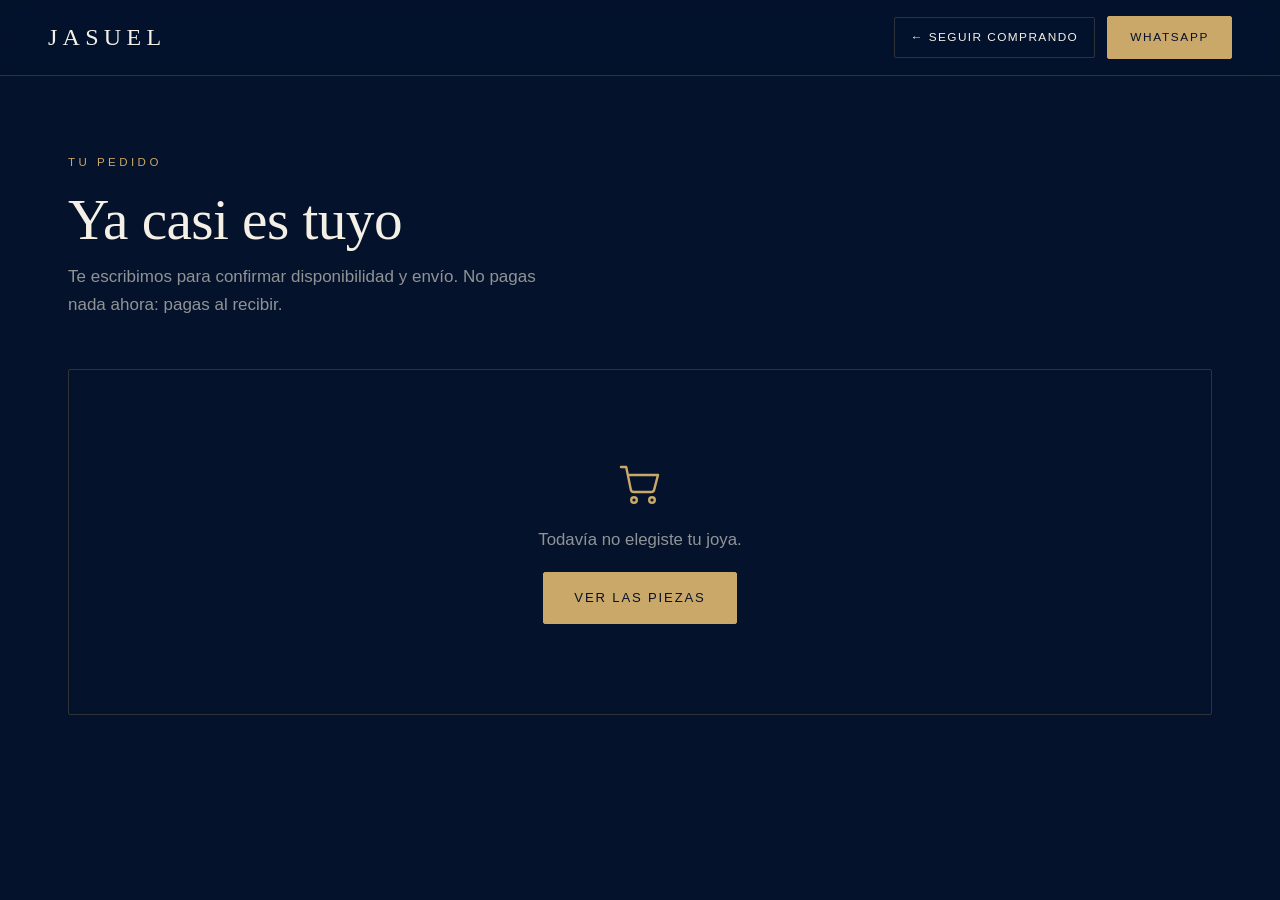
<file: jasuel/carrito/index.html>
<!DOCTYPE html>
<html lang="es-GT">
<head>
<meta charset="utf-8">
<meta name="viewport" content="width=device-width, initial-scale=1, viewport-fit=cover">
<!-- Política de seguridad: solo corre código propio (nada escrito dentro del
     HTML ni de otros sitios) y los datos solo viajan a nuestro Supabase. -->
<meta http-equiv="Content-Security-Policy" content="
  default-src 'self';
  script-src 'self';
  connect-src 'self' https://ofsxybmioxyezjnzvvwj.supabase.co;
  img-src 'self' data: https://ofsxybmioxyezjnzvvwj.supabase.co;
  style-src 'self' 'unsafe-inline' https://fonts.googleapis.com;
  font-src 'self' https://fonts.gstatic.com;
  base-uri 'none';
  form-action 'self';
  object-src 'none'">
<meta name="referrer" content="strict-origin-when-cross-origin">
<title>Mi pedido · JASUEL</title>
<meta name="description" content="Tu carrito de compras en Jasuel. Revisa tus piezas y confirma el pedido por WhatsApp. Pago contra entrega.">
<meta name="theme-color" content="#071F43">
<!-- El carrito no tiene contenido propio: no se indexa -->
<meta name="robots" content="noindex">
<link rel="icon" href="../assets/favicon.svg" type="image/svg+xml">

<link rel="preconnect" href="https://fonts.googleapis.com">
<link rel="preconnect" href="https://fonts.gstatic.com" crossorigin>
<link href="https://fonts.googleapis.com/css2?family=Cormorant+Garamond:ital,wght@0,300;0,400;0,500;0,600;1,300;1,400&family=Jost:wght@300;400;500&display=swap" rel="stylesheet">
<link rel="stylesheet" href="../css/estilos.css?v=20261122o">
</head>
<body class="pagina-carrito">

<header class="nav" data-fijo>
  <a class="nav-logo" href="../" aria-label="Jasuel, volver al inicio">
    <span class="nav-logo-texto">JASUEL</span>
  </a>
  <div class="nav-acciones">
    <a class="nav-pedido" href="../#catalogo">&larr; Seguir comprando</a>
    <a class="boton boton-oro nav-wa" data-wa="Hola Jasuel, vengo de la página web y quiero más información.">WhatsApp</a>
  </div>
</header>

<main class="carrito">
  <header class="carrito-cabeza">
    <p class="rotulo">Tu pedido</p>
    <h1 class="titulo">Ya casi es tuyo</h1>
    <p class="parrafo">Te escribimos para confirmar disponibilidad y envío. No pagas nada ahora: pagas al recibir.</p>
  </header>

  <!-- Vacío -->
  <div class="carrito-vacio" id="carritoVacio" hidden>
    <svg viewBox="0 0 24 24" width="48" height="48" aria-hidden="true" fill="none" stroke="currentColor" stroke-width="1.2" stroke-linecap="round" stroke-linejoin="round">
      <circle cx="9" cy="20" r="1.4"/><circle cx="18" cy="20" r="1.4"/><path d="M2.5 3.5h2.6l2.3 11.2a1.6 1.6 0 0 0 1.6 1.3h8.5a1.6 1.6 0 0 0 1.6-1.2L21 7.5H6.1"/>
    </svg>
    <p id="carritoVacioTexto">Todavía no elegiste tu joya.</p>
    <!-- Aparece después de registrar un pedido, por si WhatsApp no se abrió -->
    <a class="boton boton-linea" id="carritoReenviar" target="_blank" rel="noopener" hidden>Abrir WhatsApp de nuevo</a>
    <a class="boton boton-linea" id="carritoRastrear" hidden>Ver el estado de mi pedido</a>
    <a class="boton boton-oro" href="../#catalogo">Ver las piezas</a>
  </div>

  <!-- Con piezas -->
  <div class="carrito-rejilla" id="carritoLleno" hidden>
    <section aria-labelledby="tituloPiezas">
      <div class="carrito-barra">
        <h2 class="carrito-sub" id="tituloPiezas" tabindex="-1"><span id="carritoCuenta">0 piezas</span></h2>
        <button class="carrito-vaciar" id="carritoVaciar" type="button">Vaciar pedido</button>
      </div>
      <ul class="carrito-lista" id="carritoLista" aria-live="polite"></ul>
    </section>

    <aside class="carrito-resumen" aria-labelledby="tituloResumen">
      <h2 class="carrito-sub" id="tituloResumen">Resumen</h2>
      <dl class="carrito-cuentas">
        <div><dt>Subtotal</dt><dd id="carritoSubtotal"></dd></div>
        <div><dt>Envío</dt><dd class="carrito-pendiente">Según tu ubicación*</dd></div>
        <div><dt>Pago</dt><dd>Contra entrega</dd></div>
        <div class="carrito-total"><dt>Total aproximado</dt><dd id="carritoTotal"></dd></div>
      </dl>
      <p class="carrito-nota">* Enviamos a toda Guatemala con Cargo Expresso. El costo del envío se calcula según tu ubicación exacta y te lo confirmamos por WhatsApp.</p>

      <form class="formulario carrito-form" id="carritoForm" novalidate>
        <div class="campo campo-ancho">
          <label for="nombre">Tu nombre <b class="req" aria-hidden="true">*</b></label>
          <input id="nombre" name="nombre" type="text" autocomplete="name" placeholder="María López" maxlength="80" required>
        </div>
        <div class="campo campo-ancho">
          <label for="telefono">Tu número de teléfono <b class="req" aria-hidden="true">*</b></label>
          <input id="telefono" name="telefono" type="tel" autocomplete="tel" inputmode="tel" placeholder="5555 5555" maxlength="20" required>
        </div>
        <div class="campo campo-ancho">
          <label for="zona">Zona o municipio <b class="req" aria-hidden="true">*</b></label>
          <input id="zona" name="zona" type="text" autocomplete="address-level2" placeholder="Zona 10, Guatemala" maxlength="120" required>
        </div>
        <div class="campo campo-ancho">
          <label for="nota">Algo más que debamos saber <span>(opcional)</span></label>
          <textarea id="nota" name="nota" rows="3" placeholder="Es un regalo, lo necesito para el viernes..." maxlength="500"></textarea>
        </div>
        <p class="carrito-error" id="carritoError" role="alert" hidden></p>
        <button class="boton boton-oro boton-ancho" type="submit" id="carritoConfirmar">Confirmar mi pedido por WhatsApp</button>
      </form>
      <p class="carrito-garantia">
        Revisa tus piezas al recibirlas: la garantía cubre defectos de fábrica al momento
        de la entrega. No hacemos cambios ni devoluciones por otros motivos.
        <a href="../#preguntas">Ver preguntas frecuentes</a>
      </p>
    </aside>
  </div>
</main>

<!-- Confirmación propia en lugar del confirm() del navegador.
     Hereda de .ficha la entrada, la salida y el fondo difuminado. -->
<dialog class="ficha alerta" id="alertaVaciar" role="alertdialog" aria-labelledby="alertaTitulo" aria-describedby="alertaTexto">
  <form method="dialog" class="alerta-cuerpo">
    <svg class="alerta-icono" viewBox="0 0 24 24" width="30" height="30" aria-hidden="true" fill="none" stroke="currentColor" stroke-width="1.3" stroke-linecap="round" stroke-linejoin="round">
      <circle cx="9" cy="20" r="1.4"/><circle cx="18" cy="20" r="1.4"/><path d="M2.5 3.5h2.6l2.3 11.2a1.6 1.6 0 0 0 1.6 1.3h8.5a1.6 1.6 0 0 0 1.6-1.2L21 7.5H6.1"/>
    </svg>
    <!-- Título y texto se completan en carrito.js con la cantidad y el total -->
    <h2 class="alerta-titulo" id="alertaTitulo">¿Seguro que quieres quitar todo?</h2>
    <p class="alerta-texto" id="alertaTexto">Vas a perder la selección que armaste. Recuerda que no pagas nada ahora: pagas al recibir.</p>
    <!-- La acción segura va en dorado y con el foco; la destructiva, sin protagonismo.
         En el DOM va segunda para quedar a la derecha (y arriba en celular). -->
    <div class="alerta-botones">
      <button class="boton boton-linea" value="vaciar">Sí, quitar todo</button>
      <button class="boton boton-oro" value="cancelar" autofocus>Conservar mi pedido</button>
    </div>
    <a class="alerta-ayuda" id="alertaWa">¿Tienes una duda de precio o envío? Escríbenos por WhatsApp</a>
  </form>
</dialog>

<!-- "Deshacer" tras vaciar o quitar una pieza -->
<div class="deshacer" id="deshacer" hidden>
  <span id="deshacerTexto"></span>
  <button type="button" id="deshacerBoton">Deshacer</button>
</div>

<!-- Anuncios para lectores de pantalla; siempre presente para que se lean -->
<p class="solo-lector" id="anuncio" role="status" aria-live="polite"></p>

<script src="../js/datos.js?v=20261122o"></script>
<script src="../js/catalogo.js?v=20261122o" data-app="../js/carrito.js?v=20261122o"></script>
</body>
</html>
</file>
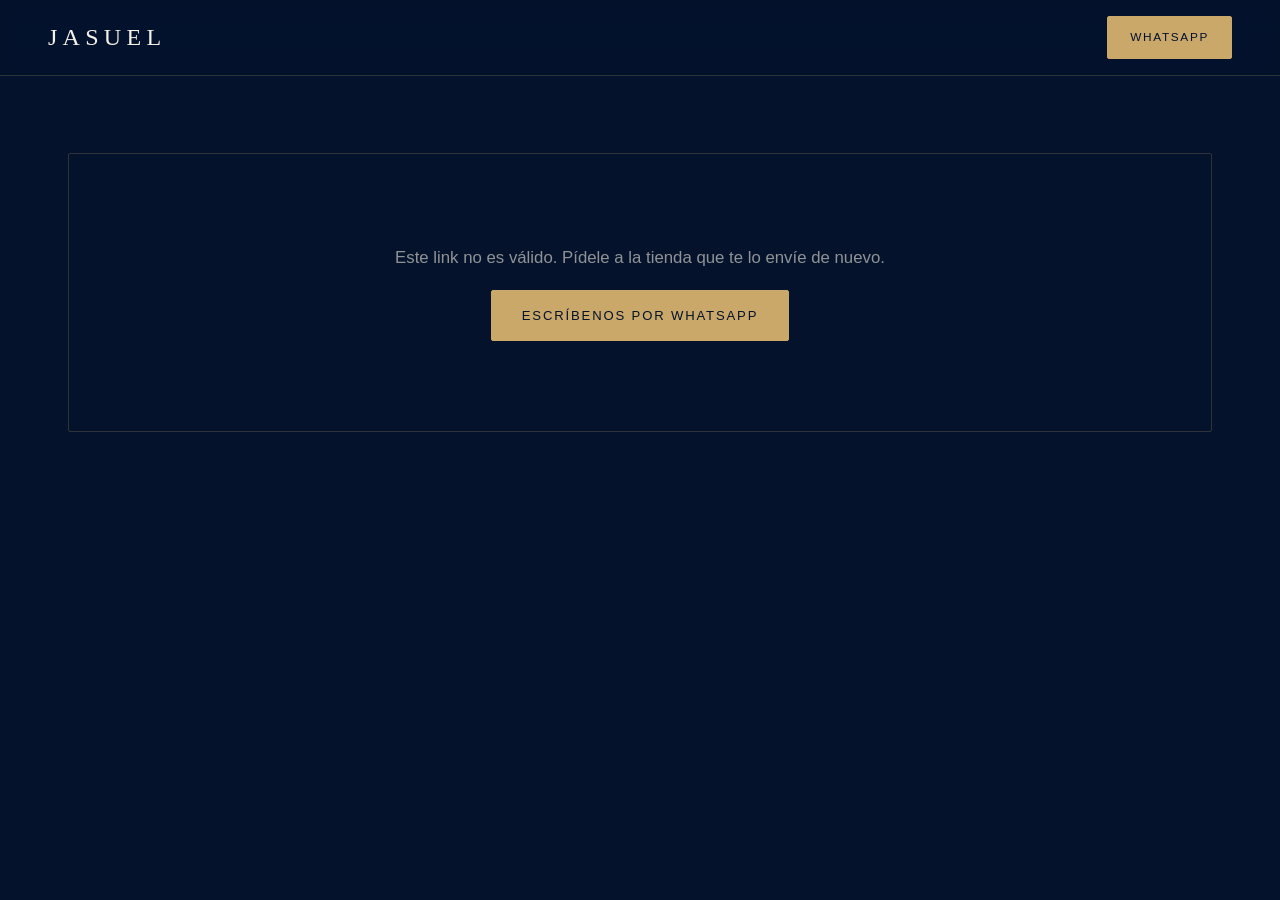
<file: jasuel/confirmar/index.html>
<!DOCTYPE html>
<html lang="es-GT">
<head>
<meta charset="utf-8">
<meta name="viewport" content="width=device-width, initial-scale=1, viewport-fit=cover">
<!-- Política de seguridad: solo corre código propio (nada escrito dentro del
     HTML ni de otros sitios) y los datos solo viajan a nuestro Supabase. -->
<meta http-equiv="Content-Security-Policy" content="
  default-src 'self';
  script-src 'self';
  connect-src 'self' https://ofsxybmioxyezjnzvvwj.supabase.co;
  img-src 'self' data: https://ofsxybmioxyezjnzvvwj.supabase.co;
  style-src 'self' 'unsafe-inline' https://fonts.googleapis.com;
  font-src 'self' https://fonts.gstatic.com;
  base-uri 'none';
  form-action 'self';
  object-src 'none'">
<title>Confirma tu pedido · JASUEL</title>
<meta name="description" content="Revisa tu pedido de Jasuel y confirma tus datos de entrega.">
<meta name="theme-color" content="#071F43">
<!-- Página privada de cada pedido: no se indexa ni se comparte el link -->
<meta name="robots" content="noindex, nofollow">
<meta name="referrer" content="no-referrer">
<link rel="icon" href="../assets/favicon.svg" type="image/svg+xml">

<link rel="preconnect" href="https://fonts.googleapis.com">
<link rel="preconnect" href="https://fonts.gstatic.com" crossorigin>
<link href="https://fonts.googleapis.com/css2?family=Cormorant+Garamond:ital,wght@0,300;0,400;0,500;0,600;1,300;1,400&family=Jost:wght@300;400;500&display=swap" rel="stylesheet">
<link rel="stylesheet" href="../css/estilos.css?v=20261122o">
</head>
<body class="pagina-carrito">

<header class="nav" data-fijo>
  <a class="nav-logo" href="../" aria-label="Jasuel, volver al inicio">
    <span class="nav-logo-texto">JASUEL</span>
  </a>
  <div class="nav-acciones">
    <a class="boton boton-oro nav-wa" data-wa="Hola Jasuel, tengo una duda con mi pedido.">WhatsApp</a>
  </div>
</header>

<main class="carrito confirmar-pagina">

  <!-- Cargando -->
  <div class="carrito-vacio" id="vCargando">
    <p>Cargando tu pedido…</p>
  </div>

  <!-- Link inválido, vencido o pedido cerrado -->
  <div class="carrito-vacio" id="vError" hidden>
    <p id="errorTexto"></p>
    <a class="boton boton-oro" data-wa="Hola Jasuel, el link de mi pedido no funciona. ¿Me ayudan?">Escríbenos por WhatsApp</a>
  </div>

  <!-- Pedido -->
  <div id="vPedido" hidden>
    <header class="carrito-cabeza">
      <p class="rotulo" id="codigo"></p>
      <h1 class="titulo" id="tituloPedido">Confirma tu pedido</h1>
      <p class="parrafo" id="subtitulo">Revisa tus piezas y el total, completa tus datos de entrega y listo.</p>
    </header>

    <div class="carrito-rejilla">
      <section aria-labelledby="tituloPiezas">
        <div class="carrito-barra">
          <h2 class="carrito-sub" id="tituloPiezas">Tus piezas</h2>
        </div>
        <ul class="confirmar-piezas" id="piezas"></ul>
        <dl class="carrito-cuentas confirmar-cuentas">
          <div><dt>Subtotal</dt><dd id="subtotal"></dd></div>
          <div><dt>Envío con <span id="mensajeria">Cargo Expresso</span></dt><dd id="envio"></dd></div>
          <div id="filaDescuento" hidden><dt>Descuento</dt><dd id="descuento"></dd></div>
          <div class="carrito-total"><dt>Total a pagar al recibir</dt><dd id="total"></dd></div>
        </dl>
        <p class="carrito-nota">Pagas en efectivo cuando Cargo Expresso te entregue el paquete. No pagas nada ahora.</p>
      </section>

      <aside class="carrito-resumen" aria-labelledby="tituloDatos">
        <!-- Formulario (pedido por confirmar) -->
        <div id="bloqueFormulario">
          <h2 class="carrito-sub" id="tituloDatos">Tus datos de entrega</h2>
          <form class="formulario carrito-form" id="formConfirmar" novalidate>
            <div class="campo campo-ancho">
              <label for="cNombre">Nombre de quien recibe <b class="req" aria-hidden="true">*</b></label>
              <input id="cNombre" type="text" autocomplete="name" maxlength="80" required>
            </div>
            <div class="campo campo-ancho">
              <label for="cDepartamento">Departamento <b class="req" aria-hidden="true">*</b></label>
              <select id="cDepartamento" required>
                <option value="">Elige tu departamento…</option>
                <option>Guatemala</option>
                <option>Alta Verapaz</option>
                <option>Baja Verapaz</option>
                <option>Chimaltenango</option>
                <option>Chiquimula</option>
                <option>El Progreso</option>
                <option>Escuintla</option>
                <option>Huehuetenango</option>
                <option>Izabal</option>
                <option>Jalapa</option>
                <option>Jutiapa</option>
                <option>Petén</option>
                <option>Quetzaltenango</option>
                <option>Quiché</option>
                <option>Retalhuleu</option>
                <option>Sacatepéquez</option>
                <option>San Marcos</option>
                <option>Santa Rosa</option>
                <option>Sololá</option>
                <option>Suchitepéquez</option>
                <option>Totonicapán</option>
                <option>Zacapa</option>
              </select>
            </div>
            <div class="campo campo-ancho">
              <label for="cZona">Municipio y zona <b class="req" aria-hidden="true">*</b></label>
              <input id="cZona" type="text" autocomplete="address-level2" placeholder="Mixco, zona 4" maxlength="120" required>
            </div>
            <div class="campo campo-ancho">
              <label for="cDireccion">Dirección exacta <b class="req" aria-hidden="true">*</b></label>
              <input id="cDireccion" type="text" autocomplete="street-address" placeholder="5a avenida 10-20, colonia…" maxlength="300" required>
            </div>
            <div class="campo campo-ancho">
              <label for="cReferencias">Referencias <span>(opcional)</span></label>
              <input id="cReferencias" type="text" placeholder="Casa blanca, portón negro…" maxlength="300">
            </div>
            <div class="campo campo-ancho">
              <label for="cCorreo">Correo <span>(opcional)</span></label>
              <input id="cCorreo" type="email" autocomplete="email" inputmode="email" maxlength="120">
            </div>
            <p class="carrito-error" id="error" role="alert" hidden></p>
            <button class="boton boton-oro boton-ancho" type="submit" id="confirmar">Confirmar mi pedido</button>
          </form>
          <p class="carrito-garantia">
            Revisa tus piezas al recibirlas: la garantía cubre defectos de fábrica al momento
            de la entrega. <a href="../#preguntas">Ver preguntas frecuentes</a>
          </p>
        </div>

        <!-- Ya confirmado -->
        <div class="confirmar-listo" id="bloqueListo" hidden>
          <p class="confirmar-check" aria-hidden="true">✓</p>
          <h2 class="carrito-sub" id="listoTitulo">¡Pedido confirmado!</h2>
          <p class="parrafo" id="listoTexto"></p>
          <a class="boton boton-oro boton-ancho" id="verEstado" href="../pedido/">Ver el estado de mi pedido</a>
          <a class="boton boton-linea boton-ancho" data-wa="Hola Jasuel, tengo una duda con mi pedido confirmado.">¿Dudas? Escríbenos</a>
        </div>
      </aside>
    </div>
  </div>
</main>

<p class="solo-lector" id="anuncio" role="status" aria-live="polite"></p>

<script src="../js/datos.js?v=20261122o"></script>
<script src="../js/confirmar.js?v=20261122o"></script>
</body>
</html>
</file>
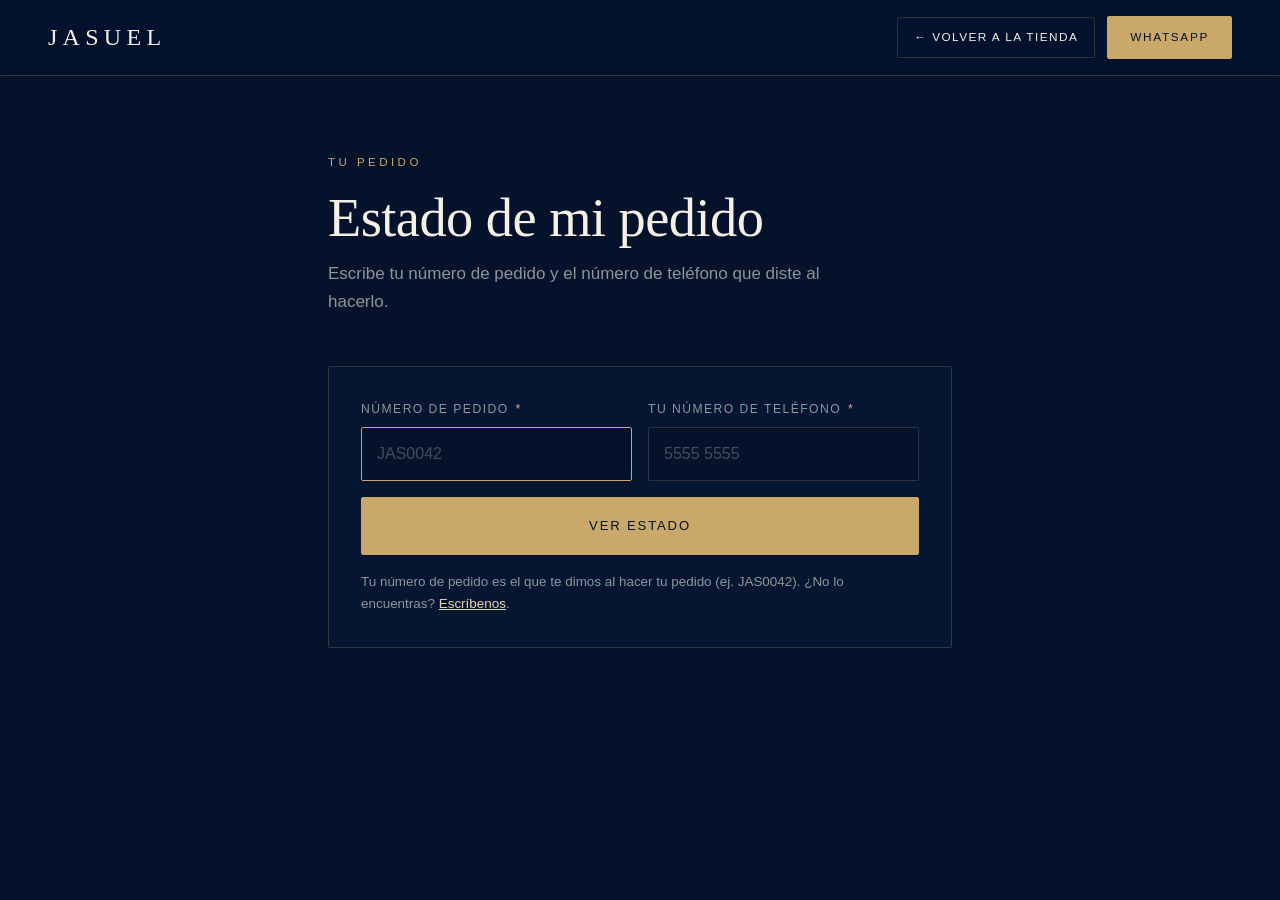
<file: jasuel/pedido/index.html>
<!DOCTYPE html>
<html lang="es-GT">
<head>
<meta charset="utf-8">
<meta name="viewport" content="width=device-width, initial-scale=1, viewport-fit=cover">
<!-- Política de seguridad: solo corre código propio (nada escrito dentro del
     HTML ni de otros sitios) y los datos solo viajan a nuestro Supabase. -->
<meta http-equiv="Content-Security-Policy" content="
  default-src 'self';
  script-src 'self';
  connect-src 'self' https://ofsxybmioxyezjnzvvwj.supabase.co;
  img-src 'self' data: https://ofsxybmioxyezjnzvvwj.supabase.co;
  style-src 'self' 'unsafe-inline' https://fonts.googleapis.com;
  font-src 'self' https://fonts.gstatic.com;
  base-uri 'none';
  form-action 'self';
  object-src 'none'">
<meta name="referrer" content="strict-origin-when-cross-origin">
<title>Estado de mi pedido · JASUEL</title>
<meta name="description" content="Consulta en qué va tu pedido de Jasuel con tu número de pedido y tu número de teléfono.">
<meta name="theme-color" content="#071F43">
<meta name="robots" content="noindex">
<link rel="icon" href="../assets/favicon.svg" type="image/svg+xml">

<link rel="preconnect" href="https://fonts.googleapis.com">
<link rel="preconnect" href="https://fonts.gstatic.com" crossorigin>
<link href="https://fonts.googleapis.com/css2?family=Cormorant+Garamond:ital,wght@0,300;0,400;0,500;0,600;1,300;1,400&family=Jost:wght@300;400;500&display=swap" rel="stylesheet">
<link rel="stylesheet" href="../css/estilos.css?v=20261122o">
</head>
<body class="pagina-carrito">

<header class="nav" data-fijo>
  <a class="nav-logo" href="../" aria-label="Jasuel, volver al inicio">
    <span class="nav-logo-texto">JASUEL</span>
  </a>
  <div class="nav-acciones">
    <a class="nav-pedido" href="../#catalogo">&larr; Volver a la tienda</a>
    <a class="boton boton-oro nav-wa" data-wa="Hola Jasuel, tengo una pregunta sobre mi pedido.">WhatsApp</a>
  </div>
</header>

<main class="estado-pagina">
  <header class="carrito-cabeza">
    <p class="rotulo">Tu pedido</p>
    <h1 class="titulo">Estado de mi pedido</h1>
    <p class="parrafo">Escribe tu número de pedido y el número de teléfono que diste al hacerlo.</p>
  </header>

  <form class="formulario estado-form" id="formEstado" novalidate>
    <div class="campo">
      <label for="eCodigo">Número de pedido <b class="req" aria-hidden="true">*</b></label>
      <input id="eCodigo" type="text" placeholder="JAS0042" maxlength="20" autocomplete="off" autocapitalize="characters" required>
    </div>
    <div class="campo">
      <label for="eTelefono">Tu número de teléfono <b class="req" aria-hidden="true">*</b></label>
      <input id="eTelefono" type="tel" inputmode="tel" autocomplete="tel" placeholder="5555 5555" maxlength="20" required>
    </div>
    <p class="carrito-error" id="eError" role="alert" hidden></p>
    <button class="boton boton-oro boton-ancho" type="submit" id="eBuscar">Ver estado</button>
    <p class="estado-ayuda">Tu número de pedido es el que te dimos al hacer tu pedido (ej. JAS0042). ¿No lo encuentras? <a data-wa="Hola Jasuel, no encuentro mi número de pedido.">Escríbenos</a>.</p>
  </form>

  <!-- Resultado -->
  <section class="estado-resultado" id="resultado" hidden aria-live="polite">
    <div class="estado-cabeza">
      <div>
        <div class="estado-codigo">
          <p class="rotulo" id="rCodigo"></p>
          <button class="copiar" type="button" id="rCopiarCodigo" aria-label="Copiar número de pedido">Copiar</button>
        </div>
        <h2 class="estado-titulo" id="rTitulo"></h2>
        <p class="estado-sub" id="rSub"></p>
      </div>
    </div>

    <ol class="linea-tiempo" id="rPasos"></ol>

    <div class="estado-guia" id="rGuia" hidden>
      <div>
        <span class="estado-guia-rotulo" id="rGuiaRotulo"></span>
        <strong id="rGuiaNumero"></strong>
      </div>
      <button class="copiar" type="button" id="rCopiarGuia" aria-label="Copiar número de guía">Copiar guía</button>
    </div>

    <div class="estado-detalle">
      <h3 class="carrito-sub">Tu pedido</h3>
      <ul class="estado-piezas" id="rPiezas"></ul>
      <dl class="carrito-cuentas estado-cuentas">
        <div><dt>Subtotal</dt><dd id="rSubtotal"></dd></div>
        <div><dt>Envío</dt><dd id="rEnvio"></dd></div>
        <div id="rFilaDescuento" hidden><dt>Descuento</dt><dd id="rDescuento"></dd></div>
        <div class="carrito-total"><dt id="rTotalTexto">Total</dt><dd id="rTotal"></dd></div>
      </dl>
      <p class="estado-pago" id="rPago"></p>
    </div>

    <div class="estado-acciones">
      <a class="boton boton-linea" id="rWhatsapp">¿Dudas? Escríbenos</a>
      <button class="boton boton-texto" type="button" id="rOtro">Consultar otro pedido</button>
    </div>
  </section>
</main>

<script src="../js/datos.js?v=20261122o"></script>
<script src="../js/estado.js?v=20261122o"></script>
</body>
</html>
</file>
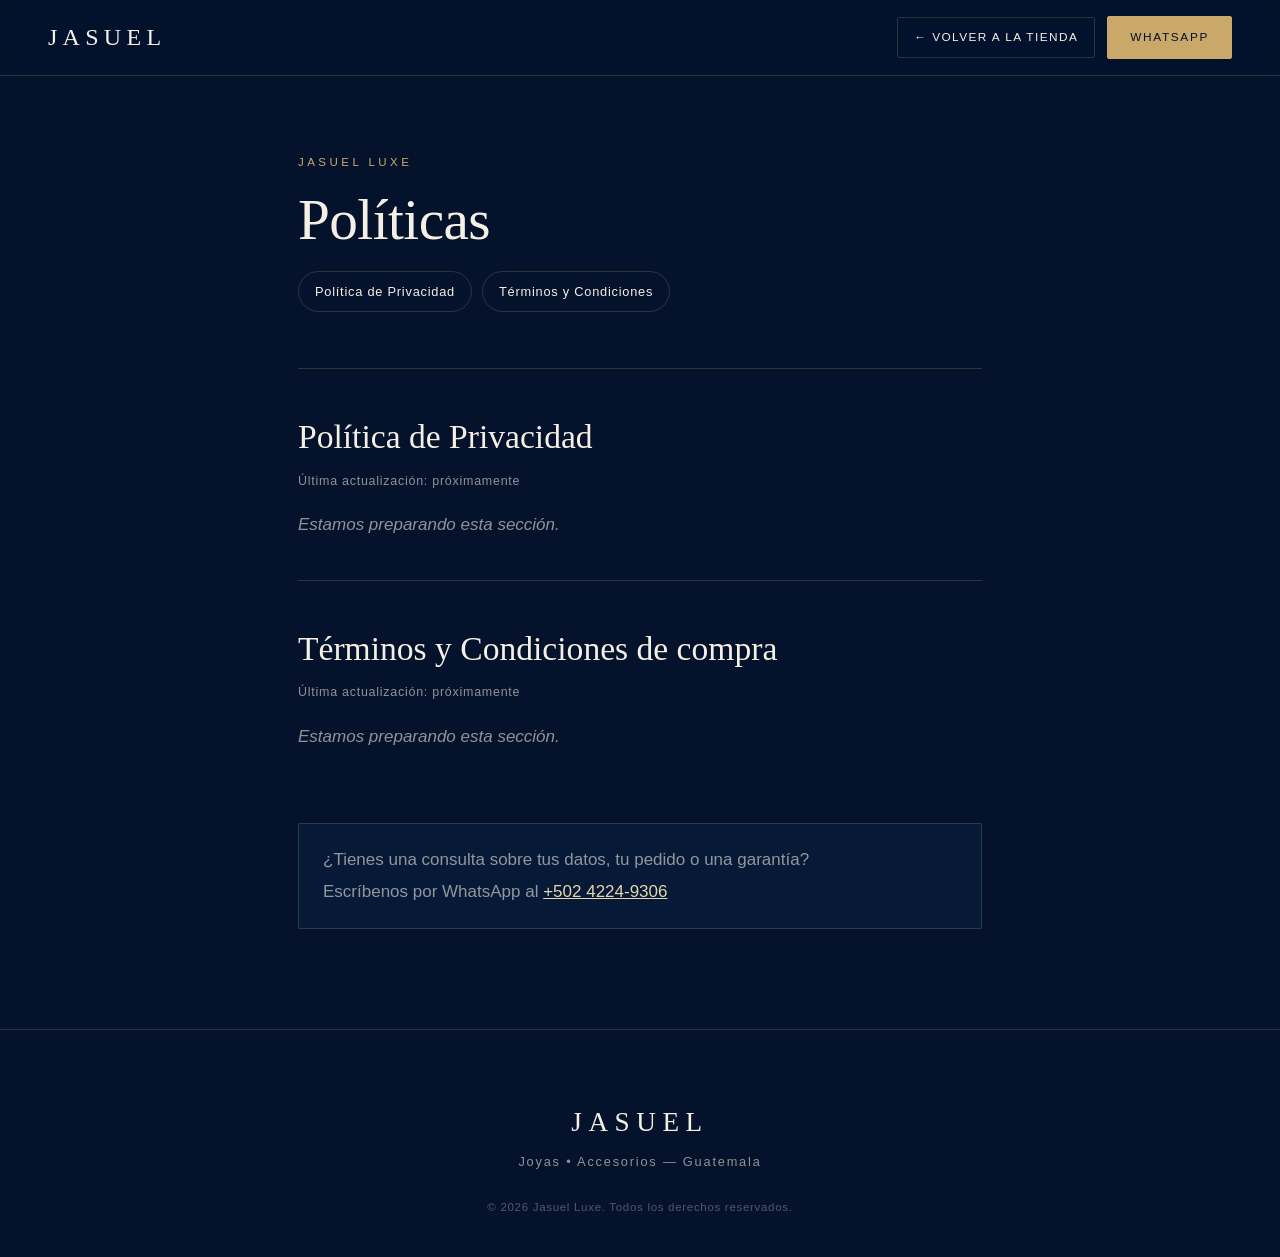
<file: jasuel/politicas/index.html>
<!DOCTYPE html>
<html lang="es-GT">
<head>
<meta charset="utf-8">
<meta name="viewport" content="width=device-width, initial-scale=1, viewport-fit=cover">
<!-- Política de seguridad: solo corre código propio (nada escrito dentro del
     HTML ni de otros sitios) y los datos solo viajan a nuestro Supabase. -->
<meta http-equiv="Content-Security-Policy" content="
  default-src 'self';
  script-src 'self';
  connect-src 'self' https://ofsxybmioxyezjnzvvwj.supabase.co;
  img-src 'self' data: https://ofsxybmioxyezjnzvvwj.supabase.co;
  style-src 'self' 'unsafe-inline' https://fonts.googleapis.com;
  font-src 'self' https://fonts.gstatic.com;
  base-uri 'none';
  form-action 'self';
  object-src 'none'">
<meta name="referrer" content="strict-origin-when-cross-origin">
<title>Políticas · JASUEL</title>
<meta name="description" content="Política de Privacidad y Términos y Condiciones de compra de Jasuel Luxe.">
<meta name="theme-color" content="#071F43">
<!-- QUITAR esta línea cuando las dos secciones tengan su texto definitivo -->
<meta name="robots" content="noindex">
<link rel="canonical" href="https://programasgt.art/jasuel/politicas/">
<link rel="icon" href="../assets/favicon.svg" type="image/svg+xml">

<link rel="preconnect" href="https://fonts.googleapis.com">
<link rel="preconnect" href="https://fonts.gstatic.com" crossorigin>
<link href="https://fonts.googleapis.com/css2?family=Cormorant+Garamond:ital,wght@0,300;0,400;0,500;0,600;1,300;1,400&family=Jost:wght@300;400;500&display=swap" rel="stylesheet">
<link rel="stylesheet" href="../css/estilos.css?v=20261122o">
</head>
<body>

<header class="nav" data-fijo>
  <a class="nav-logo" href="../" aria-label="Jasuel, volver al inicio">
    <span class="nav-logo-texto">JASUEL</span>
  </a>
  <div class="nav-acciones">
    <a class="nav-pedido" href="../">&larr; Volver a la tienda</a>
    <a class="boton boton-oro nav-wa" data-wa="Hola Jasuel, tengo una consulta sobre sus políticas.">WhatsApp</a>
  </div>
</header>

<main class="politicas">
  <header class="politicas-cabeza">
    <p class="rotulo">Jasuel Luxe</p>
    <h1 class="titulo">Políticas</h1>
    <nav class="politicas-indice" aria-label="Secciones">
      <a href="#privacidad">Política de Privacidad</a>
      <a href="#terminos">Términos y Condiciones</a>
    </nav>
  </header>

  <!-- PENDIENTE: pegar aquí el texto de la Política de Privacidad -->
  <section class="politica" id="privacidad" aria-labelledby="tituloPrivacidad">
    <h2 class="politica-titulo" id="tituloPrivacidad">Política de Privacidad</h2>
    <p class="politica-fecha">Última actualización: próximamente</p>
    <p class="politica-vacia">Estamos preparando esta sección.</p>
  </section>

  <!-- PENDIENTE: pegar aquí el texto de los Términos y Condiciones -->
  <section class="politica" id="terminos" aria-labelledby="tituloTerminos">
    <h2 class="politica-titulo" id="tituloTerminos">Términos y Condiciones de compra</h2>
    <p class="politica-fecha">Última actualización: próximamente</p>
    <p class="politica-vacia">Estamos preparando esta sección.</p>
  </section>

  <aside class="politica-contacto">
    <p>¿Tienes una consulta sobre tus datos, tu pedido o una garantía?</p>
    <p>
      Escríbenos por WhatsApp al
      <a data-wa="Hola Jasuel, tengo una consulta sobre sus políticas.">+502 4224-9306</a>
    </p>
  </aside>
</main>

<footer class="pie">
  <div class="pie-marca">
    <span class="pie-logo">JASUEL</span>
    <p>Joyas &bull; Accesorios &mdash; Guatemala</p>
  </div>
  <p class="pie-legal">&copy; <span id="anio"></span> Jasuel Luxe. Todos los derechos reservados.</p>
</footer>

<script src="../js/datos.js?v=20261122o"></script>
<script src="../js/paginas.js?v=20261122o"></script>
</body>
</html>
</file>
<file: jasuel/css/estilos.css>
/* ============================================================
   JASUEL · Joyas y Accesorios
   Hoja de estilos única. Orden: tokens, base, utilidades,
   y después cada sección en el orden en que aparece en la página.
   ============================================================ */

:root{
  /* Azules tomados del logo real de la marca */
  --azul-900:#04122b;
  --azul-850:#061a37;
  --azul-800:#071f43;
  --azul-700:#0b2b5c;
  --azul-600:#14417f;

  /* Dorados promediados de las fotos de producto */
  --oro:#c9a86a;
  --oro-claro:#e8d6ab;
  --oro-hondo:#96773c;

  --crema:#f4f0e6;
  --texto:#e7e3d8;
  --tenue:rgb(231 227 216 / .62);
  --apenas:rgb(231 227 216 / .34);
  --linea:rgb(201 168 106 / .22);

  /* Curvas fuertes: las de serie de CSS se sienten flojas */
  --ease-out:cubic-bezier(.23,1,.32,1);
  --ease-in-out:cubic-bezier(.77,0,.175,1);

  --ancho:1240px;
  --radio:2px;
  --nav-alto:76px;

  --display:"Cormorant Garamond",Georgia,"Times New Roman",serif;
  --sans:"Jost",-apple-system,BlinkMacSystemFont,"Segoe UI",sans-serif;
}

*,*::before,*::after{box-sizing:border-box}

html{
  scroll-behavior:smooth;
  scroll-padding-top:calc(var(--nav-alto) + 16px);
  -webkit-text-size-adjust:100%;
}

body{
  margin:0;
  background:var(--azul-900);
  color:var(--texto);
  font-family:var(--sans);
  font-weight:300;
  font-size:clamp(15px,.95rem + .2vw,17px);
  line-height:1.65;
  overflow-x:hidden;
  overscroll-behavior-y:none;
  -webkit-tap-highlight-color:transparent;
  -webkit-font-smoothing:antialiased;
}

img{display:block;max-width:100%;height:auto}
button,input,textarea{font:inherit;color:inherit}

:focus-visible{
  outline:2px solid var(--oro);
  outline-offset:3px;
}

::selection{background:var(--oro);color:var(--azul-900)}

.salto-contenido{
  position:fixed;top:10px;left:50%;z-index:200;
  padding:10px 18px;border-radius:var(--radio);
  background:var(--oro);color:var(--azul-900);
  text-decoration:none;font-size:.85rem;letter-spacing:.06em;
  transform:translate(-50%,-150%);
  transition:transform 180ms var(--ease-out);
}
.salto-contenido:focus-visible{transform:translate(-50%,0)}

/* ─────────────────────────── Tipografía compartida ─────────────────────────── */

.rotulo{
  margin:0 0 18px;
  font-size:.72rem;letter-spacing:.3em;text-transform:uppercase;
  color:var(--oro);font-weight:400;
}

.titulo{
  margin:0 0 26px;
  font-family:var(--display);
  font-weight:300;
  font-size:clamp(2.3rem,1.5rem + 3.6vw,4.4rem);
  line-height:1.04;
  letter-spacing:-.01em;
  color:var(--crema);
}

.parrafo{
  margin:0 0 20px;
  max-width:52ch;
  color:var(--tenue);
}
.parrafo em{color:var(--oro-claro);font-style:italic}
.parrafo.centrado{margin-inline:auto;text-align:center}

.seccion-cabeza{
  max-width:720px;margin:0 auto clamp(40px,6vw,70px);
  text-align:center;
}
.seccion-cabeza .rotulo{margin-bottom:14px}

/* ─────────────────────────── Botones ─────────────────────────── */

.boton{
  --fondo:transparent;
  display:inline-flex;align-items:center;justify-content:center;gap:10px;
  padding:14px 30px;border:1px solid transparent;border-radius:var(--radio);
  background:var(--fondo);
  font-size:.82rem;letter-spacing:.14em;text-transform:uppercase;
  text-decoration:none;cursor:pointer;
  transition:transform 160ms var(--ease-out),
             background-color 220ms ease,
             border-color 220ms ease,
             color 220ms ease;
}
.boton:active{transform:scale(.97)}

.boton-oro{
  --fondo:var(--oro);
  color:var(--azul-900);font-weight:500;
  border-color:var(--oro);
}
.boton-linea{
  color:var(--crema);
  border-color:var(--linea);
}
.boton-ancho{width:100%;padding-block:17px}

@media (hover:hover) and (pointer:fine){
  .boton-oro:hover{--fondo:var(--oro-claro);border-color:var(--oro-claro)}
  .boton-linea:hover{border-color:var(--oro);color:var(--oro-claro)}
}

/* ─────────────────────────── Revelado al bajar ─────────────────────────── */

.revelar{
  opacity:0;
  transform:translateY(18px);
  transition:opacity 620ms var(--ease-out),transform 620ms var(--ease-out);
}
.revelar[data-visible]{opacity:1;transform:none}

/* Las fotos se descubren de arriba hacia abajo, no se desvanecen */
.revelar-clip .recorte{
  clip-path:inset(0 0 100% 0);
  transition:clip-path 820ms var(--ease-in-out);
}
.revelar-clip[data-visible] .recorte{clip-path:inset(0 0 0 0)}

/* ─────────────────────────── Barra de progreso ─────────────────────────── */

.barra-progreso{display:none}

@supports (animation-timeline:scroll()){
  .barra-progreso{
    display:block;position:fixed;inset:0 0 auto;z-index:120;
    height:2px;pointer-events:none;
  }
  .barra-progreso span{
    display:block;height:100%;
    background:linear-gradient(90deg,var(--oro-hondo),var(--oro-claro));
    transform-origin:0 50%;
    animation:progreso linear;
    animation-timeline:scroll(root block);
  }
  @keyframes progreso{from{transform:scaleX(0)}to{transform:scaleX(1)}}
}

/* ─────────────────────────── Navegación ─────────────────────────── */

.nav{
  position:fixed;inset:0 0 auto;z-index:100;
  height:var(--nav-alto);
  display:flex;align-items:center;gap:24px;
  padding-inline:clamp(18px,4vw,48px);
  padding-top:env(safe-area-inset-top);
  transition:background-color 320ms ease,backdrop-filter 320ms ease,border-color 320ms ease;
  border-bottom:1px solid transparent;
}
.nav[data-fijo]{
  background:rgb(4 18 43 / .78);
  backdrop-filter:blur(14px) saturate(140%);
  border-bottom-color:var(--linea);
}

.nav-logo{text-decoration:none;color:var(--crema);margin-right:auto}
.nav-logo-texto{
  font-family:var(--display);font-size:1.5rem;letter-spacing:.22em;
  font-weight:400;
}

.nav-links{display:flex;gap:30px}
.nav-links a{
  color:var(--tenue);text-decoration:none;
  font-size:.82rem;letter-spacing:.1em;
  position:relative;padding-block:6px;
  transition:color 220ms ease;
}
.nav-links a::after{
  content:"";position:absolute;inset:auto 0 0;height:1px;
  background:var(--oro);
  transform:scaleX(0);transform-origin:0 50%;
  transition:transform 240ms var(--ease-out);
}
@media (hover:hover) and (pointer:fine){
  .nav-links a:hover{color:var(--crema)}
  .nav-links a:hover::after{transform:scaleX(1)}
}

.nav-acciones{display:flex;align-items:center;gap:12px}
.nav-wa{padding:11px 22px;font-size:.74rem}

.nav-pedido{
  display:inline-flex;align-items:center;gap:8px;
  padding:10px 16px;border:1px solid var(--linea);border-radius:var(--radio);
  background:transparent;cursor:pointer;
  font-size:.74rem;letter-spacing:.12em;text-transform:uppercase;
  transition:transform 160ms var(--ease-out),border-color 220ms ease;
}
.nav-pedido:active{transform:scale(.97)}
.nav-pedido svg{flex:none;color:var(--oro-claro)}
.nav-pedido-num{
  display:grid;place-items:center;min-width:20px;height:20px;padding-inline:5px;
  border-radius:999px;background:var(--oro);color:var(--azul-900);
  font-size:.7rem;font-weight:500;
}
.nav-pedido-num[hidden]{display:none}
@media (hover:hover) and (pointer:fine){
  a.nav-pedido:hover{border-color:var(--oro)}
}
a.nav-pedido{color:var(--crema);text-decoration:none}
/* En celular el texto no cabe junto al menú: queda ícono + cantidad */
@media (max-width:480px){
  .nav-acciones .nav-pedido{padding:10px 12px}
  .nav-acciones .nav-pedido-texto{display:none}
}

.nav-menu{
  display:none;width:42px;height:42px;
  border:1px solid var(--linea);border-radius:var(--radio);
  background:transparent;cursor:pointer;
  flex-direction:column;align-items:center;justify-content:center;gap:5px;
  transition:transform 160ms var(--ease-out);
}
.nav-menu:active{transform:scale(.94)}
.nav-menu span{display:block;width:16px;height:1px;background:var(--crema)}

/* Menú de pantalla completa en móvil */
.menu-movil{
  position:fixed;inset:0;z-index:150;
  display:flex;flex-direction:column;align-items:center;justify-content:center;gap:28px;
  background:var(--azul-800);
  padding:40px;
  opacity:1;transform:none;
  transition:opacity 240ms var(--ease-out),transform 240ms var(--ease-out);
}
@starting-style{
  .menu-movil{opacity:0;transform:translateY(-12px)}
}
.menu-movil[hidden]{display:none}
/* La salida va más rápida que la entrada: el sistema responde, no delibera */
.menu-movil[data-saliendo]{
  opacity:0;transform:translateY(-12px);
  transition-duration:160ms;
}
.menu-movil nav{display:flex;flex-direction:column;align-items:center;gap:6px}
.menu-movil nav a{
  font-family:var(--display);font-size:2.2rem;font-weight:300;
  color:var(--crema);text-decoration:none;padding-block:6px;
  transition:color 200ms ease;
}
.menu-cerrar{
  position:absolute;top:22px;right:24px;
  width:44px;height:44px;border:0;background:transparent;
  color:var(--crema);font-size:2rem;line-height:1;cursor:pointer;
  transition:transform 160ms var(--ease-out);
}
.menu-cerrar:active{transform:scale(.92)}

/* ─────────────────────────── Portada ─────────────────────────── */

/* El contenido se centra con margin auto y "Deslizá" va debajo, en el flujo:
   si la pantalla es baja la portada crece en vez de encimarlos. */
.hero{
  position:relative;
  min-height:100svh;
  display:flex;flex-direction:column;align-items:center;
  padding:calc(var(--nav-alto) + clamp(24px,5vh,56px)) 20px clamp(20px,3vh,32px);
  text-align:center;
  overflow:hidden;
  isolation:isolate;
}

/* Seda azul: varios degradados suaves imitando el fondo de sus fotos */
.hero-seda{
  position:absolute;inset:0;z-index:-2;
  background:
    radial-gradient(120% 90% at 22% 12%,var(--azul-700) 0,transparent 58%),
    radial-gradient(90% 70% at 82% 24%,var(--azul-600) 0,transparent 55%),
    radial-gradient(130% 110% at 50% 108%,var(--azul-850) 0,transparent 62%),
    linear-gradient(170deg,var(--azul-850),var(--azul-900) 70%);
}
.hero-seda::after{
  /* grano finísimo para que el degradado no se vea plano */
  content:"";position:absolute;inset:0;opacity:.05;
  background-image:url("data:image/svg+xml,%3Csvg xmlns='http://www.w3.org/2000/svg' width='160' height='160'%3E%3Cfilter id='n'%3E%3CfeTurbulence type='fractalNoise' baseFrequency='.85' numOctaves='3'/%3E%3C/filter%3E%3Crect width='160' height='160' filter='url(%23n)'/%3E%3C/svg%3E");
}

/* Reflejo dorado que sigue el puntero (solo decorativo) */
.hero-luz{
  position:absolute;inset:-20%;z-index:-1;
  background:radial-gradient(42% 42% at var(--lx,50%) var(--ly,38%),
             rgb(201 168 106 / .20) 0,transparent 68%);
  transition:opacity 600ms ease;
}

.hero-contenido{position:relative;max-width:760px;margin-block:auto}

.hero-ubicacion{
  margin:0 0 22px;
  font-size:.72rem;letter-spacing:.42em;text-transform:uppercase;
  color:var(--oro);
}

.marca-lockup{display:flex;flex-direction:column;align-items:center}
.marca-diamante{width:22px;height:19px;color:var(--crema);margin-bottom:6px}

.marca-nombre{
  margin:0;
  font-family:var(--display);font-weight:400;
  font-size:clamp(3rem,1.6rem + 6.5vw,6.4rem);
  line-height:.92;
  letter-spacing:.06em;
  color:var(--crema);
}

/* Un solo barrido de brillo al cargar, como el reflejo del oro */
.brillo{
  background:linear-gradient(100deg,
    var(--crema) 0 38%,var(--oro-claro) 46%,#fff 50%,
    var(--oro-claro) 54%,var(--crema) 62%);
  background-size:300% 100%;
  background-position:120% 0;
  -webkit-background-clip:text;
  background-clip:text;
  color:transparent;
  animation:barrido 2.1s var(--ease-in-out) 1s both;
}
@keyframes barrido{to{background-position:-20% 0}}

.marca-bajada{
  margin:10px 0 0;
  font-family:var(--display);font-style:italic;font-weight:300;
  font-size:clamp(.95rem,.85rem + .4vw,1.2rem);
  letter-spacing:.18em;
  color:var(--oro-claro);
}
.marca-bajada span{opacity:.55;margin-inline:6px}

.hero-titulo{
  margin:clamp(22px,3.5vh,32px) auto 0;max-width:24ch;
  font-family:var(--display);font-weight:300;
  font-size:clamp(1.3rem,1.1rem + 1vw,1.9rem);
  line-height:1.15;
  color:var(--crema);
}
.hero-titulo em{color:var(--oro-claro)}
.hero-frase{
  margin:12px auto clamp(24px,4vh,34px);max-width:44ch;
  color:var(--tenue);
  font-size:clamp(.92rem,.88rem + .2vw,1.02rem);
}
.hero-frase em{color:var(--oro-claro);font-style:normal}

.hero-botones{display:flex;flex-wrap:wrap;gap:14px;justify-content:center}

.hero-apoyo{
  list-style:none;margin:22px 0 0;padding:0;
  display:flex;flex-wrap:wrap;justify-content:center;gap:6px 0;
  font-size:.68rem;letter-spacing:.16em;text-transform:uppercase;
  color:var(--oro);
}
.hero-apoyo li + li::before{content:"\25C7";margin-inline:14px;font-size:.6rem;opacity:.7}

.hero-scroll{
  position:relative;flex:none;
  margin-top:clamp(28px,5vh,48px);
  display:flex;flex-direction:column;align-items:center;gap:10px;
  color:var(--apenas);text-decoration:none;
  font-size:.66rem;letter-spacing:.3em;text-transform:uppercase;
}
.hero-scroll-linea{
  width:1px;height:clamp(28px,5vh,46px);
  background:linear-gradient(var(--oro),transparent);
  transform-origin:50% 0;
  animation:gotear 2.6s var(--ease-in-out) infinite;
}
@media (max-height:620px){.hero-scroll{display:none}}
@media (max-width:480px){
  .hero-botones{flex-direction:column;align-items:stretch;width:100%;max-width:320px;margin-inline:auto}
  /* En columna, sin rombos que queden sueltos al inicio de una línea */
  .hero-apoyo{flex-direction:column;gap:6px}
  .hero-apoyo li + li::before{content:none}
}
@keyframes gotear{
  0%,100%{transform:scaleY(.4);opacity:.45}
  50%{transform:scaleY(1);opacity:1}
}

/* Entrada escalonada de la portada */
.anim{
  opacity:0;
  transform:translateY(22px);
  animation:entrar 900ms var(--ease-out) forwards;
  animation-delay:calc(var(--i) * 90ms + 120ms);
}
@keyframes entrar{to{opacity:1;transform:none}}

/* ─────────────────────────── Marquesina ─────────────────────────── */

.marquesina{
  border-block:1px solid var(--linea);
  background:var(--azul-850);
  overflow:hidden;
  padding-block:16px;
}
/* Seis grupos iguales: correr -50% avanza tres grupos exactos, asi el
   bucle no salta y la cinta cubre incluso pantallas muy anchas. */
.marquesina-pista{
  display:flex;
  width:max-content;
  animation:correr 60s linear infinite;
}
.marquesina-grupo{
  display:flex;align-items:center;gap:28px;
  padding-inline-end:28px;
}
.marquesina-pista span{
  font-family:var(--display);font-size:1.3rem;font-style:italic;
  color:var(--crema);white-space:nowrap;
}
.marquesina-pista i{color:var(--oro);font-size:.7rem;font-style:normal}
@keyframes correr{to{transform:translateX(-50%)}}

/* ─────────────────────────── La marca ─────────────────────────── */

.marca{
  display:grid;grid-template-columns:1fr 1fr;
  gap:clamp(40px,6vw,90px);align-items:center;
  max-width:var(--ancho);margin-inline:auto;
  padding:clamp(80px,11vw,150px) clamp(20px,5vw,48px);
}

.marca-fotos{position:relative;aspect-ratio:1/1}
.marca-foto{margin:0;position:absolute;overflow:hidden;border-radius:var(--radio)}
.marca-foto img{width:100%;height:100%;object-fit:cover}
.marca-foto-a{inset:0 22% 18% 0}
.marca-foto-b{
  inset:38% 0 0 46%;
  border:1px solid var(--linea);
  box-shadow:0 30px 60px -30px rgb(0 0 0 / .8);
}
/* La segunda foto llega un poco después, no las dos a la vez */
.revelar-clip .marca-foto-b{transition-delay:140ms}

.marca-puntos{
  list-style:none;margin:40px 0 0;padding:0;
  display:grid;gap:22px;
}
.marca-puntos li{
  display:grid;gap:2px;
  padding-left:18px;
  border-left:1px solid var(--linea);
}
.marca-puntos strong{
  font-family:var(--display);font-size:1.5rem;font-weight:400;
  color:var(--oro-claro);letter-spacing:.02em;
}
.marca-puntos span{font-size:.9rem;color:var(--tenue)}

/* ─────────────────────────── Catálogo ─────────────────────────── */

.catalogo{
  max-width:var(--ancho);margin-inline:auto;
  padding:clamp(70px,9vw,120px) clamp(16px,5vw,48px);
}

.filtros{
  display:flex;flex-wrap:wrap;gap:10px;justify-content:center;
  margin-bottom:clamp(32px,5vw,52px);
}
.filtro{
  padding:10px 20px;
  border:1px solid var(--linea);border-radius:999px;
  background:transparent;color:var(--tenue);cursor:pointer;
  font-size:.78rem;letter-spacing:.1em;
  transition:transform 160ms var(--ease-out),
             background-color 240ms ease,color 240ms ease,border-color 240ms ease;
}
.filtro:active{transform:scale(.96)}
.filtro[aria-pressed="true"]{
  background:var(--oro);border-color:var(--oro);color:var(--azul-900);font-weight:500;
}
@media (hover:hover) and (pointer:fine){
  .filtro:not([aria-pressed="true"]):hover{color:var(--crema);border-color:var(--oro)}
}

.rejilla{
  display:grid;
  grid-template-columns:repeat(auto-fill,minmax(250px,1fr));
  gap:clamp(14px,2vw,26px);
}

.tarjeta{
  position:relative;
  display:flex;flex-direction:column;
  background:var(--azul-850);
  border:1px solid rgb(201 168 106 / .12);
  border-radius:var(--radio);
  overflow:hidden;
  transition:transform 380ms var(--ease-out),border-color 380ms ease;
}
.tarjeta-foto{
  position:relative;margin:0;
  aspect-ratio:4/5;overflow:hidden;
  background:var(--azul-800);
}
.tarjeta-foto img{
  width:100%;height:100%;object-fit:cover;
  transition:transform 700ms var(--ease-out);
}
.tarjeta-ver{
  position:absolute;inset:auto 0 0;
  padding:14px;
  background:linear-gradient(transparent,rgb(4 18 43 / .9));
  color:var(--crema);
  font-size:.74rem;letter-spacing:.16em;text-transform:uppercase;
  opacity:0;transform:translateY(8px);
  transition:opacity 260ms var(--ease-out),transform 260ms var(--ease-out);
}

.tarjeta-sello{
  position:absolute;top:12px;left:12px;z-index:1;
  padding:6px 10px;border-radius:var(--radio);
  background:rgb(4 18 43 / .82);
  border:1px solid var(--linea);
  color:var(--oro-claro);
  font-size:.62rem;letter-spacing:.16em;text-transform:uppercase;
  pointer-events:none;
}

/* Agotado: la pieza sigue a la vista (y con su enlace), pero apagada */
.tarjeta-sello-agotado{background:rgb(4 18 43 / .92);color:var(--crema);border-color:rgb(244 240 230 / .35)}
.tarjeta[data-agotado] .tarjeta-foto img{filter:grayscale(.65) brightness(.75)}
.tarjeta[data-agotado] .tarjeta-precio{opacity:.6}
.tarjeta[data-agotado] .tarjeta-agregar{color:var(--tenue);border-style:dashed}

.tarjeta-cuerpo{
  position:relative;z-index:3; /* por encima del botón que cubre la foto */
  display:flex;flex-direction:column;gap:4px;
  padding:18px 18px 20px;
  flex:1;
}
.tarjeta-cat{
  font-size:.66rem;letter-spacing:.24em;text-transform:uppercase;
  color:var(--oro);
}
.tarjeta-nombre{
  margin:0;
  font-family:var(--display);font-weight:400;font-size:1.32rem;
  line-height:1.2;color:var(--crema);
}
.tarjeta-precio{
  margin:6px 0 14px;
  font-size:1rem;color:var(--oro-claro);letter-spacing:.04em;
}
.tarjeta-acciones{display:flex;gap:8px;margin-top:auto}
.tarjeta-acciones .boton{flex:1;padding:11px 14px;font-size:.7rem;letter-spacing:.1em}

/* El botón que abre la ficha cubre la foto entera */
.tarjeta-abrir{
  position:absolute;inset:0;z-index:2;
  border:0;background:transparent;cursor:pointer;
  color:transparent;font-size:0;
}

@media (hover:hover) and (pointer:fine){
  .tarjeta:hover{transform:translateY(-4px);border-color:var(--linea)}
  .tarjeta:hover .tarjeta-foto img{transform:scale(1.05)}
  .tarjeta:hover .tarjeta-ver{opacity:1;transform:none}
}
.tarjeta:focus-within{border-color:var(--linea)}

/* Selector de cantidad − 1 + (tarjetas, pedido y página del carrito) */
.contador{
  display:inline-flex;align-items:stretch;flex:none;
  border:1px solid var(--oro);border-radius:var(--radio);
  background:rgb(201 168 106 / .06);
  overflow:hidden;
}
.contador[hidden]{display:none}
.contador button{
  width:34px;border:0;background:transparent;cursor:pointer;
  color:var(--oro-claro);font-size:1.05rem;line-height:1;
  transition:background-color 200ms ease,color 200ms ease,transform 140ms var(--ease-out);
}
.contador button:active{transform:scale(.86)}
.contador button:disabled{opacity:.3;cursor:default;transform:none}
.contador-num{
  display:grid;place-items:center;min-width:30px;
  border-inline:1px solid rgb(201 168 106 / .3);
  font-family:var(--display);font-size:1.15rem;font-weight:500;
  color:var(--crema);font-variant-numeric:tabular-nums;
}
@media (hover:hover) and (pointer:fine){
  .contador button:not(:disabled):hover{background:var(--oro);color:var(--azul-900)}
}
/* En la tarjeta se mide como el botón de al lado */
.tarjeta-acciones .contador{min-height:40px}
.carrito-lista .contador{height:34px}

.tarjeta[data-en-pedido]{border-color:var(--oro)}
.tarjeta-agregar{white-space:nowrap;min-width:0}
.tarjeta-agregar[aria-disabled="true"]{cursor:default;padding-inline:8px}
.tarjeta-acciones .contador button{width:30px}
.tarjeta-acciones .contador-num{min-width:26px}
.tarjeta[data-en-pedido] .tarjeta-agregar{
  background:var(--oro);border-color:var(--oro);color:var(--azul-900);
}

/* Entrada escalonada solo la primera vez que se pinta la rejilla */
.rejilla[data-primera] .tarjeta{
  opacity:0;transform:translateY(16px);
  animation:entrar 560ms var(--ease-out) forwards;
  animation-delay:calc(var(--i) * 45ms);
}

.rejilla-vacia{text-align:center;color:var(--tenue);padding:40px 0}

/* ─────────────────────────── El detalle (columna fija) ─────────────────────────── */

.detalle{
  max-width:var(--ancho);margin-inline:auto;
  padding:clamp(60px,9vw,120px) clamp(20px,5vw,48px);
  display:grid;grid-template-columns:1fr 1fr;
  gap:clamp(30px,5vw,80px);
  align-items:start;
}

.detalle-media{position:sticky;top:calc(var(--nav-alto) + 40px)}
.detalle-marco{
  position:relative;aspect-ratio:4/5;overflow:hidden;
  border:1px solid var(--linea);border-radius:var(--radio);
  background:var(--azul-800);
}
.detalle-marco img{
  width:100%;height:100%;object-fit:cover;
  /* el cambio de foto espera 240ms en el JS: lo mismo que tarda en apagarse */
  transition:opacity 240ms var(--ease-out),transform 700ms var(--ease-out);
}
.detalle-marco[data-cambiando] img{opacity:0;transform:scale(1.03)}

.detalle-pasos{display:grid;gap:clamp(60px,14vh,160px);padding-block:12vh}
.detalle-paso{
  opacity:.28;
  transform:translateY(10px);
  transition:opacity 500ms var(--ease-out),transform 500ms var(--ease-out);
}
.detalle-paso[data-activo]{opacity:1;transform:none}
.detalle-paso h3{
  margin:0 0 18px;
  font-family:var(--display);font-weight:300;
  font-size:clamp(1.9rem,1.2rem + 2.2vw,3rem);
  line-height:1.08;color:var(--crema);
}

/* ─────────────────────────── Cómo pedir ─────────────────────────── */

.pedir{
  max-width:var(--ancho);margin-inline:auto;
  padding:clamp(60px,9vw,110px) clamp(20px,5vw,48px);
}
.pasos{
  list-style:none;margin:0;padding:0;
  display:grid;grid-template-columns:repeat(auto-fit,minmax(240px,1fr));
  gap:clamp(20px,3vw,40px);
  counter-reset:paso;
}
.paso{
  padding:34px 26px;
  border:1px solid rgb(201 168 106 / .14);border-radius:var(--radio);
  background:linear-gradient(var(--azul-850),var(--azul-900));
}
.paso:nth-child(2){transition-delay:90ms}
.paso:nth-child(3){transition-delay:180ms}
.paso-num{
  display:block;
  font-family:var(--display);font-size:3rem;line-height:1;
  color:var(--oro);opacity:.5;margin-bottom:16px;
}
.paso h3{
  margin:0 0 8px;font-family:var(--display);font-weight:400;
  font-size:1.45rem;color:var(--crema);
}
.paso p{margin:0;color:var(--tenue);font-size:.94rem}

/* ─────────────────────────── Preguntas frecuentes ─────────────────────────── */

.preguntas{
  max-width:820px;margin-inline:auto;
  padding:clamp(60px,9vw,110px) clamp(16px,5vw,48px) clamp(20px,4vw,40px);
}
.preguntas-lista{display:grid;gap:10px}
.pregunta{
  border:1px solid rgb(201 168 106 / .16);border-radius:var(--radio);
  background:var(--azul-850);
  transition:border-color 220ms ease;
}
.pregunta[open]{border-color:var(--linea)}
.pregunta summary{
  display:flex;align-items:center;justify-content:space-between;gap:18px;
  padding:20px 22px;cursor:pointer;list-style:none;
  font-family:var(--display);font-size:clamp(1.12rem,1rem + .4vw,1.3rem);
  color:var(--crema);line-height:1.3;
}
.pregunta summary::-webkit-details-marker{display:none}
.pregunta summary::after{
  content:"+";flex:none;
  display:grid;place-items:center;width:30px;height:30px;
  border:1px solid var(--linea);border-radius:999px;
  font-family:var(--sans);font-size:1.1rem;color:var(--oro);
  transition:transform 260ms var(--ease-out);
}
.pregunta[open] summary::after{transform:rotate(45deg)}
.pregunta p{margin:0;padding:0 22px 22px;color:var(--tenue);max-width:62ch}
@media (hover:hover) and (pointer:fine){
  .pregunta summary:hover{color:var(--oro-claro)}
}

/* ─────────────────────────── Contacto ─────────────────────────── */

.contacto{
  padding:clamp(60px,9vw,120px) clamp(16px,5vw,48px) clamp(70px,10vw,130px);
  background:
    radial-gradient(80% 60% at 50% 0,var(--azul-800) 0,transparent 70%),
    var(--azul-900);
}
.contacto-caja{
  max-width:720px;margin-inline:auto;
  padding:clamp(28px,4vw,54px);
  border:1px solid var(--linea);border-radius:var(--radio);
  background:rgb(6 26 55 / .6);
  backdrop-filter:blur(6px);
}
.contacto .titulo{font-size:clamp(2rem,1.4rem + 2.4vw,3.2rem)}
.contacto-simple{text-align:center}
.contacto-botones{display:flex;flex-wrap:wrap;gap:12px;justify-content:center;margin-top:8px}

.pedido-quitar{
  width:34px;height:34px;flex:none;
  border:1px solid var(--linea);border-radius:var(--radio);
  background:transparent;color:var(--tenue);
  font-size:1.2rem;line-height:1;cursor:pointer;
  transition:transform 160ms var(--ease-out),color 200ms ease,border-color 200ms ease;
}
.pedido-quitar:active{transform:scale(.9)}
@media (hover:hover) and (pointer:fine){
  .pedido-quitar:hover{color:var(--crema);border-color:var(--oro)}
}

.formulario{display:grid;grid-template-columns:1fr 1fr;gap:16px}
.campo{display:grid;gap:7px}
.campo-ancho{grid-column:1/-1}
.campo label{font-size:.76rem;letter-spacing:.12em;text-transform:uppercase;color:var(--tenue)}
.campo label span{text-transform:none;letter-spacing:0;opacity:.6}
.campo input,.campo textarea{
  width:100%;padding:13px 15px;
  border:1px solid var(--linea);border-radius:var(--radio);
  background:var(--azul-900);
  font-size:16px; /* menos de 16px hace que iOS acerque la pantalla */
  font-weight:300;
  transition:border-color 220ms ease;
}
.campo textarea{resize:vertical;min-height:84px}
.campo input::placeholder,.campo textarea::placeholder{color:rgb(231 227 216 / .28)}
.campo input:focus,.campo textarea:focus{outline:0;border-color:var(--oro)}
.formulario .boton{grid-column:1/-1;flex-wrap:wrap}

/* ─────────────────────────── Página del carrito ─────────────────────────── */

.carrito{
  max-width:var(--ancho);margin-inline:auto;
  min-height:100vh;
  padding:calc(var(--nav-alto) + clamp(40px,6vw,80px)) clamp(16px,5vw,48px) clamp(70px,10vw,120px);
}
.carrito-cabeza{margin-bottom:clamp(30px,4vw,50px)}
.carrito-cabeza .titulo{font-size:clamp(2.2rem,1.5rem + 2.6vw,3.6rem);margin:0 0 14px}
.carrito-cabeza .parrafo{margin:0}

.carrito-rejilla{
  display:grid;grid-template-columns:minmax(0,1.6fr) minmax(300px,1fr);
  gap:clamp(28px,4vw,56px);align-items:start;
}
.carrito-rejilla[hidden]{display:none}

.carrito-barra{
  display:flex;align-items:baseline;justify-content:space-between;gap:16px;
  padding-bottom:14px;margin-bottom:16px;border-bottom:1px solid var(--linea);
}
.carrito-sub{
  margin:0;font-family:var(--display);font-weight:400;
  font-size:1.5rem;color:var(--crema);
}
.carrito-vaciar{
  border:0;background:none;padding:4px 0;cursor:pointer;
  color:var(--tenue);font-size:.78rem;letter-spacing:.1em;text-transform:uppercase;
  text-decoration:underline;text-underline-offset:4px;
}

.carrito-lista{list-style:none;margin:0;padding:0;display:grid;gap:12px}
.carrito-lista li{
  display:flex;align-items:center;gap:18px;
  padding:12px;
  border:1px solid rgb(201 168 106 / .14);border-radius:var(--radio);
  background:var(--azul-850);
}
.carrito-lista img{width:96px;height:118px;object-fit:cover;border-radius:1px;flex:none}
.cl-info{flex:1;display:grid;gap:4px;min-width:0}
.cl-cat{font-size:.7rem;letter-spacing:.24em;text-transform:uppercase;color:var(--oro)}
.cl-nombre{font-family:var(--display);font-size:1.3rem;line-height:1.2;color:var(--crema)}
.cl-precio{color:var(--oro-claro);white-space:nowrap;min-width:64px;text-align:right}
.cl-unidad{font-size:.8rem;color:var(--tenue)}

.carrito-resumen{
  position:sticky;top:calc(var(--nav-alto) + 20px);
  padding:clamp(22px,3vw,34px);
  border:1px solid var(--linea);border-radius:var(--radio);
  background:rgb(6 26 55 / .6);
}
.carrito-resumen .carrito-sub{margin-bottom:16px}
.carrito-cuentas{margin:0;display:grid;gap:10px}
.carrito-cuentas div{display:flex;justify-content:space-between;gap:16px}
.carrito-cuentas dt{color:var(--tenue)}
.carrito-cuentas dd{margin:0;color:var(--crema)}
.carrito-pendiente{color:var(--oro-claro) !important}
.carrito-total{padding-top:12px;margin-top:4px;border-top:1px solid var(--linea)}
.carrito-total dt{color:var(--crema) !important}
.carrito-total dd{font-family:var(--display);font-size:1.35rem;color:var(--oro-claro) !important}
.carrito-nota{margin:14px 0 22px;font-size:.84rem;color:var(--tenue)}
.carrito-form{grid-template-columns:1fr}
.carrito-error{
  grid-column:1/-1;margin:0;padding:10px 14px;
  border:1px solid rgb(232 120 110 / .45);border-radius:var(--radio);
  background:rgb(120 30 30 / .25);color:#f3c4bd;font-size:.88rem;
}
.carrito-error[hidden]{display:none}
#carritoReenviar[hidden],#carritoRastrear[hidden]{display:none}
.carrito-garantia{margin:16px 0 0;font-size:.8rem;line-height:1.55;color:var(--apenas)}
.carrito-garantia a{color:var(--oro-claro)}

/* Aviso interno mientras el WhatsApp sea el número de ejemplo */
.aviso-config{
  position:fixed;inset:auto 0 0;z-index:300;margin:0;
  padding:8px 16px calc(8px + env(safe-area-inset-bottom));
  background:#8a1c1c;color:#fff;text-align:center;
  font-size:.78rem;letter-spacing:.02em;
}

.carrito-vacio{
  display:grid;justify-items:center;gap:18px;text-align:center;
  padding:clamp(50px,8vw,90px) 20px;
  border:1px solid var(--linea);border-radius:var(--radio);
  color:var(--tenue);
}
.carrito-vacio[hidden]{display:none}
.carrito-vacio svg{color:var(--oro)}
.carrito-vacio p{margin:0;font-size:1.05rem}

@media (max-width:860px){
  .carrito-rejilla{grid-template-columns:1fr}
  .carrito-resumen{position:static}
}
@media (max-width:480px){
  /* Foto | nombre | ✕ arriba; cantidad y precio debajo del nombre */
  .carrito-lista li{
    display:grid;grid-template-columns:64px 1fr auto;
    grid-template-areas:"foto info quitar" "foto cant precio";
    gap:8px 12px;padding:10px;
  }
  .carrito-lista img{grid-area:foto;width:64px;height:80px}
  .carrito-lista .cl-info{grid-area:info}
  .carrito-lista .contador{grid-area:cant;justify-self:start}
  .carrito-lista .cl-precio{grid-area:precio;align-self:center}
  .carrito-lista .pedido-quitar{grid-area:quitar}
  .pagina-carrito .nav-pedido{padding-inline:12px}
}

/* ─────────────────────────── Confirmar pedido (link de la tienda) ─────────────────────────── */

.confirmar-piezas{list-style:none;margin:0 0 6px;padding:0;display:grid;gap:10px}
.confirmar-piezas li{
  display:flex;justify-content:space-between;gap:16px;
  padding:14px 16px;
  border:1px solid rgb(201 168 106 / .14);border-radius:var(--radio);
  background:var(--azul-850);
  font-family:var(--display);font-size:1.15rem;color:var(--crema);
}
.confirmar-piezas li span:last-child{font-family:var(--sans);font-size:.95rem;color:var(--oro-claro);white-space:nowrap}
.confirmar-cuentas{margin-top:18px}
.confirmar-pagina .carrito-nota{margin-top:14px}
.confirmar-pagina select{
  width:100%;padding:13px 15px;
  border:1px solid var(--linea);border-radius:var(--radio);
  background:var(--azul-900);color:var(--texto);
  font-size:16px;font-weight:300;
}
.confirmar-pagina select:focus{outline:0;border-color:var(--oro)}
.confirmar-listo{display:grid;gap:14px;justify-items:start}
.confirmar-listo[hidden]{display:none}
.confirmar-check{
  display:grid;place-items:center;width:54px;height:54px;margin:0;
  border:1px solid var(--oro);border-radius:999px;
  color:var(--oro);font-size:1.5rem;
}
.confirmar-listo .parrafo{margin:0}

/* ─────────────────────────── Estado de mi pedido ─────────────────────────── */

.estado-pagina{
  max-width:720px;margin-inline:auto;min-height:100vh;
  padding:calc(var(--nav-alto) + clamp(40px,6vw,80px)) clamp(16px,5vw,48px) clamp(70px,10vw,120px);
}
.estado-pagina .carrito-cabeza .titulo{font-size:clamp(2.2rem,1.5rem + 2.6vw,3.4rem)}
.estado-form{
  grid-template-columns:1fr 1fr;
  padding:clamp(22px,3vw,32px);
  border:1px solid var(--linea);border-radius:var(--radio);
  background:rgb(6 26 55 / .6);
}
.estado-form[hidden]{display:none}
.estado-ayuda{grid-column:1/-1;margin:0;font-size:.84rem;color:var(--tenue)}
.estado-ayuda a{color:var(--oro-claro)}

.estado-resultado{
  display:grid;gap:26px;
  padding:clamp(22px,3vw,34px);
  border:1px solid var(--linea);border-radius:var(--radio);
  background:rgb(6 26 55 / .6);
}
.estado-resultado[hidden]{display:none}
.estado-titulo{
  margin:0 0 6px;font-family:var(--display);font-weight:400;
  font-size:clamp(1.8rem,1.4rem + 1.4vw,2.4rem);color:var(--crema);
}
.estado-sub{margin:0;color:var(--tenue)}

/* Línea de tiempo: Recibido → Confirmado → En camino → Entregado */
.linea-tiempo{
  list-style:none;margin:0;padding:0;
  display:grid;grid-template-columns:repeat(4,1fr);gap:8px;
  counter-reset:paso;
}
.linea-tiempo li{
  position:relative;display:grid;gap:4px;
  padding-top:22px;font-size:.84rem;
}
.linea-tiempo li::before{
  content:"";position:absolute;top:0;left:0;right:0;height:3px;border-radius:2px;
  background:rgb(201 168 106 / .2);
}
.linea-tiempo .paso-hecho::before{background:var(--oro)}
.linea-tiempo li::after{
  content:"";position:absolute;top:-5px;left:0;width:13px;height:13px;border-radius:50%;
  background:var(--azul-900);border:2px solid rgb(201 168 106 / .35);
}
.linea-tiempo .paso-hecho::after{background:var(--oro);border-color:var(--oro)}
.linea-tiempo li[aria-current="step"]::after{box-shadow:0 0 0 5px rgb(201 168 106 / .25)}
.linea-tiempo strong{font-weight:500;color:var(--crema)}
.linea-tiempo span{color:var(--tenue);font-size:.78rem}
.linea-tiempo .paso-pendiente strong{color:var(--tenue)}
.linea-cerrada{opacity:.45}

.estado-guia{
  padding:12px 16px;border-radius:var(--radio);
  border:1px solid var(--oro);color:var(--oro-claro);
  font-size:.95rem;letter-spacing:.02em;
}
.estado-guia[hidden]{display:none}
.estado-detalle .carrito-sub{margin-bottom:12px}
.estado-acciones{display:flex;flex-wrap:wrap;gap:10px;align-items:center}
.boton-texto{border:0;background:none;color:var(--tenue);text-decoration:underline;text-underline-offset:4px;padding-inline:8px}

@media (max-width:560px){
  .estado-form{grid-template-columns:1fr}
  .linea-tiempo{grid-template-columns:1fr;gap:16px;padding-left:22px}
  .linea-tiempo li{padding-top:0}
  .linea-tiempo li::before{top:6px;bottom:-16px;left:-17px;right:auto;width:3px;height:auto}
  .linea-tiempo li:last-child::before{display:none}
  .linea-tiempo li::after{top:0;left:-22px}
}

/* ─────────────────────────── Página de políticas ─────────────────────────── */

.politicas{
  max-width:780px;margin-inline:auto;
  padding:calc(var(--nav-alto) + clamp(40px,6vw,80px)) clamp(16px,5vw,48px) clamp(60px,8vw,100px);
}
.politicas-cabeza{margin-bottom:clamp(30px,5vw,56px)}
.politicas-cabeza .titulo{font-size:clamp(2.2rem,1.5rem + 2.6vw,3.6rem);margin-bottom:22px}
.politicas-indice{display:flex;flex-wrap:wrap;gap:10px}
.politicas-indice a{
  padding:9px 16px;border:1px solid var(--linea);border-radius:999px;
  color:var(--crema);text-decoration:none;font-size:.8rem;letter-spacing:.06em;
  transition:border-color 220ms ease,color 220ms ease;
}
@media (hover:hover) and (pointer:fine){
  .politicas-indice a:hover{border-color:var(--oro);color:var(--oro-claro)}
}
.politica{
  padding:clamp(26px,4vw,40px) 0;
  border-top:1px solid var(--linea);
  scroll-margin-top:calc(var(--nav-alto) + 16px);
}
.politica-titulo{
  margin:0 0 6px;
  font-family:var(--display);font-weight:400;
  font-size:clamp(1.6rem,1.3rem + 1vw,2.1rem);color:var(--crema);
}
.politica-fecha{margin:0 0 20px;font-size:.78rem;letter-spacing:.06em;color:var(--apenas)}
.politica-vacia{margin:0;color:var(--tenue);font-style:italic}
.politica p,.politica li{color:var(--tenue)}
.politica h3{margin:26px 0 8px;font-size:1rem;font-weight:500;color:var(--crema)}
.politica-contacto{
  margin-top:clamp(20px,3vw,32px);padding:22px 24px;
  border:1px solid var(--linea);border-radius:var(--radio);
  background:var(--azul-850);
}
.politica-contacto p{margin:0;color:var(--tenue)}
.politica-contacto p + p{margin-top:4px}
.politica-contacto a{color:var(--oro-claro);font-weight:400;white-space:nowrap}

/* ─────────────────────────── Página 404 ─────────────────────────── */

.error404{
  min-height:100svh;
  display:flex;flex-direction:column;align-items:center;justify-content:center;
  padding:calc(var(--nav-alto) + 30px) 20px 50px;
  text-align:center;
  background:
    radial-gradient(80% 60% at 50% 30%,var(--azul-800) 0,transparent 70%),
    var(--azul-900);
}
.error404 .marca-diamante{color:var(--oro)}
.error404-num{
  margin:6px 0 0;
  font-family:var(--display);font-weight:300;
  font-size:clamp(4.5rem,3rem + 7vw,8rem);line-height:1;
  letter-spacing:.08em;color:var(--oro-claro);opacity:.9;
}
.error404-titulo{
  margin:14px 0 10px;
  font-family:var(--display);font-weight:400;
  font-size:clamp(1.6rem,1.3rem + 1.4vw,2.4rem);color:var(--crema);
}
.error404-texto{margin:0 auto 30px;max-width:40ch;color:var(--tenue)}
.error404-botones{display:flex;flex-wrap:wrap;gap:12px;justify-content:center}
.error404-ruta{margin:28px 0 0;font-size:.76rem;color:var(--apenas);word-break:break-all}
@media (max-width:480px){
  .error404-botones{flex-direction:column;width:100%;max-width:320px}
}

/* ─────────────────────────── Pie ─────────────────────────── */

.pie{
  border-top:1px solid var(--linea);
  padding:clamp(40px,6vw,70px) clamp(20px,5vw,48px) calc(40px + env(safe-area-inset-bottom));
  display:grid;gap:26px;justify-items:center;text-align:center;
}
.pie-logo{
  font-family:var(--display);font-size:1.7rem;letter-spacing:.24em;color:var(--crema);
}
.pie-marca p{margin:6px 0 0;font-size:.8rem;letter-spacing:.14em;color:var(--tenue)}
.pie-links{display:flex;flex-wrap:wrap;gap:22px;justify-content:center}
.pie-links a{
  color:var(--tenue);text-decoration:none;cursor:pointer;
  font-size:.8rem;letter-spacing:.1em;
  transition:color 200ms ease;
}
.pie-politicas{margin:0;font-size:.8rem;color:var(--apenas)}
.pie-politicas a{color:var(--tenue);text-decoration:none}
.pie-politicas span{
  display:inline-block;margin-left:8px;padding:2px 9px;
  border:1px solid var(--linea);border-radius:999px;
  font-size:.66rem;letter-spacing:.08em;text-transform:uppercase;color:var(--oro);
}
@media (hover:hover) and (pointer:fine){
  .pie-politicas a:hover{color:var(--crema)}
}
.pie-legal{margin:0;font-size:.72rem;color:var(--apenas);letter-spacing:.06em}
@media (hover:hover) and (pointer:fine){
  .pie-links a:hover{color:var(--oro-claro)}
}

/* ─────────────────────────── Ficha de producto ─────────────────────────── */

.ficha{
  width:min(920px,calc(100vw - 32px));
  max-height:min(86svh,780px);
  padding:0;border:1px solid var(--linea);border-radius:var(--radio);
  background:var(--azul-850);color:var(--texto);
  overflow:hidden;
}

/* Entra desde 0.96, nunca desde cero: nada aparece de la nada.
   Sale en 160ms, entra en 220ms. */
.ficha{
  opacity:0;transform:scale(.96);
  transition:opacity 160ms var(--ease-out),transform 160ms var(--ease-out),
             overlay 160ms allow-discrete,display 160ms allow-discrete;
}
.ficha[open]{
  opacity:1;transform:scale(1);
  transition-duration:220ms;
}
@starting-style{
  .ficha[open]{opacity:0;transform:scale(.96)}
}

.ficha::backdrop{
  background:rgb(2 9 22 / .72);
  backdrop-filter:blur(6px);
  opacity:0;
  transition:opacity 160ms var(--ease-out),
             overlay 160ms allow-discrete,display 160ms allow-discrete;
}
.ficha[open]::backdrop{opacity:1;transition-duration:220ms}
@starting-style{
  .ficha[open]::backdrop{opacity:0}
}

/* Alertas propias: misma caja y animación que la ficha, pero chica */
.alerta{width:min(420px,calc(100vw - 32px))}
.alerta-cuerpo{
  display:grid;justify-items:center;text-align:center;
  padding:clamp(28px,5vw,40px) clamp(22px,5vw,36px) clamp(24px,4vw,32px);
}
.alerta-icono{
  width:54px;height:54px;padding:12px;margin-bottom:18px;
  border:1px solid var(--linea);border-radius:999px;
  color:var(--oro);
}
.alerta-titulo{
  margin:0 0 10px;
  font-family:var(--display);font-weight:400;
  font-size:1.65rem;line-height:1.15;color:var(--crema);
}
.alerta-texto{margin:0 0 26px;color:var(--tenue);font-size:.95rem;max-width:32ch}
.alerta-botones{display:flex;gap:10px;width:100%}
.alerta-botones .boton{flex:1;padding:13px 16px;font-size:.74rem}
/* La destructiva no compite: borde tenue y texto apagado */
.alerta-botones .boton-linea{color:var(--tenue);border-color:rgb(231 227 216 / .14)}
/* En columna, column-reverse deja arriba "Conservar mi pedido" (va segundo en el DOM) */
@media (max-width:480px){.alerta-botones{flex-direction:column-reverse}}
.alerta-ayuda{
  margin-top:18px;
  color:var(--oro-claro);font-size:.84rem;
  text-decoration:underline;text-underline-offset:4px;text-decoration-color:var(--linea);
  cursor:pointer;
}
@media (hover:hover) and (pointer:fine){
  .alerta-botones .boton-linea:hover{color:var(--crema);border-color:var(--linea)}
  .alerta-ayuda:hover{text-decoration-color:var(--oro-claro)}
}

/* Aviso "Deshacer" abajo al centro */
.deshacer{
  position:fixed;z-index:120;left:50%;
  bottom:calc(20px + env(safe-area-inset-bottom));
  translate:-50% 0;
  width:max-content;max-width:calc(100vw - 32px);
  display:flex;align-items:center;gap:18px;
  padding:10px 10px 10px 20px;
  border:1px solid var(--linea);border-radius:999px;
  background:rgb(6 26 55 / .96);
  backdrop-filter:blur(10px);
  box-shadow:0 18px 40px -16px rgb(0 0 0 / .9);
  color:var(--crema);font-size:.88rem;
  animation:deshacer-entra 260ms var(--ease-out);
}
.deshacer[hidden]{display:none}
.deshacer button{
  flex:none;padding:9px 18px;border:0;border-radius:999px;cursor:pointer;
  background:var(--oro);color:var(--azul-900);
  font-size:.72rem;font-weight:500;letter-spacing:.14em;text-transform:uppercase;
  transition:background-color 200ms ease,transform 140ms var(--ease-out);
}
.deshacer button:active{transform:scale(.95)}
@media (hover:hover) and (pointer:fine){
  .deshacer button:hover{background:var(--oro-claro)}
}
@keyframes deshacer-entra{from{opacity:0;transform:translateY(12px)}}
@media (prefers-reduced-motion:reduce){.deshacer{animation:none}}

/* Solo para lectores de pantalla */
.solo-lector{
  position:absolute;width:1px;height:1px;margin:-1px;padding:0;
  overflow:hidden;clip:rect(0 0 0 0);white-space:nowrap;border:0;
}

#tituloPiezas:focus{outline:0}
#tituloPiezas:focus-visible{outline:2px solid var(--oro);outline-offset:4px}

.ficha-cuerpo{
  display:grid;grid-template-columns:minmax(0,.9fr) 1fr;
  max-height:inherit;
}
.ficha-foto{margin:0;background:var(--azul-800);overflow:hidden}
.ficha-foto img{width:100%;height:100%;object-fit:cover;aspect-ratio:4/5}
.ficha-info{
  padding:clamp(24px,3vw,40px);
  overflow-y:auto;
  display:flex;flex-direction:column;
}
.ficha-nombre{
  margin:0 0 10px;
  font-family:var(--display);font-weight:400;
  font-size:clamp(1.7rem,1.3rem + 1.4vw,2.4rem);
  line-height:1.1;color:var(--crema);
}
.ficha-precio{
  margin:0 0 20px;font-size:1.22rem;color:var(--oro-claro);letter-spacing:.04em;
}
.ficha-datos{
  list-style:none;margin:4px 0 26px;padding:0;display:grid;gap:9px;
}
.ficha-datos li{
  display:flex;gap:10px;align-items:baseline;
  font-size:.88rem;color:var(--tenue);
  padding-bottom:9px;border-bottom:1px solid rgb(201 168 106 / .12);
}
.ficha-datos li::before{content:"\25C7";color:var(--oro);font-size:.6rem}
.ficha-botones{display:flex;flex-wrap:wrap;gap:10px;margin-top:auto}
.ficha-botones .boton{flex:1;min-width:150px}

.ficha-cerrar{
  position:absolute;top:10px;right:12px;z-index:4;
  width:40px;height:40px;
  border:0;border-radius:999px;
  background:rgb(4 18 43 / .6);backdrop-filter:blur(4px);
  color:var(--crema);font-size:1.7rem;line-height:1;cursor:pointer;
  transition:transform 160ms var(--ease-out),background-color 200ms ease;
}
.ficha-cerrar:active{transform:scale(.92)}

/* ─────────────────────────── Barra del pedido y botón flotante ─────────────────────────── */

.barra-pedido{
  position:fixed;z-index:110;
  inset:auto 16px calc(16px + env(safe-area-inset-bottom));
  max-width:560px;margin-inline:auto;
  display:flex;align-items:center;gap:12px;
  padding:10px 10px 10px 18px;
  border:1px solid var(--linea);border-radius:999px;
  background:rgb(6 26 55 / .92);
  backdrop-filter:blur(14px);
  box-shadow:0 20px 50px -20px rgb(0 0 0 / .9);

  opacity:1;transform:translateY(0);
  transition:opacity 280ms var(--ease-out),transform 280ms var(--ease-out);
}
/* Entra desde abajo y se va por abajo: el camino de vuelta es el mismo */
@starting-style{
  .barra-pedido{opacity:0;transform:translateY(140%)}
}
.barra-pedido[hidden]{display:none}
.barra-pedido[data-saliendo]{
  opacity:0;transform:translateY(140%);
  transition-duration:190ms;
}

.barra-info{
  flex:1;display:flex;align-items:center;gap:10px;
  border:0;background:transparent;cursor:pointer;text-align:left;
  text-decoration:none;
  font-size:.82rem;color:var(--tenue);
}
.barra-num{
  display:grid;place-items:center;min-width:26px;height:26px;padding-inline:7px;
  border-radius:999px;background:var(--oro);color:var(--azul-900);
  font-size:.82rem;font-weight:500;
}
.barra-total{margin-left:auto;color:var(--oro-claro);white-space:nowrap}
.barra-pedido .boton{padding:12px 24px;border-radius:999px;font-size:.74rem}

.fab-wa{
  position:fixed;z-index:105;
  right:clamp(16px,2.2vw,28px);
  bottom:calc(clamp(16px,2.2vw,28px) + env(safe-area-inset-bottom));
  width:54px;height:54px;
  display:grid;place-items:center;
  border-radius:999px;
  background:#25d366;color:#07321a;
  box-shadow:0 14px 34px -12px rgb(0 0 0 / .9);
  cursor:pointer;
  transition:transform 260ms var(--ease-out),bottom 260ms var(--ease-out);
}
.fab-wa:active{transform:scale(.94)}
/* La barra del pedido mide hasta 560px y va centrada: solo alcanza la esquina
   en pantallas angostas. Solo ahí el botón sube para no taparla. */
@media (max-width:760px){
  .fab-wa[data-subido]{bottom:calc(84px + env(safe-area-inset-bottom))}
}

/* ─────────────────────────── Transición al filtrar ─────────────────────────── */

::view-transition-old(*),
::view-transition-new(*){
  animation-duration:260ms;
  animation-timing-function:cubic-bezier(.23,1,.32,1);
}

/* ─────────────────────────── Pantallas chicas ─────────────────────────── */

@media (max-width:980px){
  .marca{grid-template-columns:1fr}
  .marca-fotos{max-width:520px;margin-inline:auto;width:100%}
  .detalle{grid-template-columns:1fr}
  .detalle-media{position:static}
  .detalle-marco{max-width:420px;margin-inline:auto}
  .detalle-pasos{padding-block:0;gap:52px}
  .detalle-paso{opacity:1;transform:none}
  .ficha-cuerpo{grid-template-columns:1fr;overflow-y:auto}
  .ficha-foto img{aspect-ratio:16/11}
}

@media (max-width:760px){
  :root{--nav-alto:66px}
  .nav-links{display:none}
  .nav-menu{display:flex}
  .nav-wa{display:none}
  .formulario{grid-template-columns:1fr}
  .marca-puntos{grid-template-columns:1fr}
  .barra-pedido{inset-inline:10px}
}

@media (max-width:420px){
  .rejilla{grid-template-columns:repeat(2,1fr);gap:10px}
  .tarjeta-cuerpo{padding:12px 12px 14px}
  .tarjeta-nombre{font-size:1.08rem}
  .tarjeta-acciones{flex-direction:column}
  .tarjeta-acciones .contador{width:100%}
  .tarjeta-acciones .contador-num{flex:1}
  .barra-texto{display:none}
}

/* ─────────────────────────── Menos movimiento ─────────────────────────── */

@media (prefers-reduced-motion:reduce){
  html{scroll-behavior:auto}

  /* Se mantiene lo que ayuda a entender (opacidad, color) y se quita el movimiento */
  .anim,.rejilla[data-primera] .tarjeta{
    animation:aparecer 300ms ease forwards;
    animation-delay:0ms;
    transform:none;
  }
  @keyframes aparecer{to{opacity:1}}

  .revelar{transform:none;transition:opacity 300ms ease}
  .revelar-clip .recorte{clip-path:none;transition:none}
  .marquesina-pista,.hero-scroll-linea,.brillo{animation:none}
  /* Quieta: un solo grupo, centrado, sin el rombo final */
  .marquesina-pista{width:auto;justify-content:center}
  .marquesina-grupo{flex-wrap:wrap;justify-content:center;row-gap:8px;padding-inline:20px}
  .marquesina-grupo + .marquesina-grupo,
  .marquesina-grupo i:last-child{display:none}
  .brillo{color:var(--crema);-webkit-text-fill-color:currentColor}
  .tarjeta,.tarjeta-foto img{transition:none}
  .detalle-paso{opacity:1;transform:none}
  .ficha[open]{transition:opacity 180ms ease;transform:none}
  .ficha:not([open]){transform:none}
  ::view-transition-old(*),::view-transition-new(*){animation:none}
}

/* "Solo quedan 2" / "¡Última pieza!" (dato real de lo disponible) */
.tarjeta-pocas{
  display:inline-flex;align-items:center;gap:8px;margin:2px 0 6px;
  font-size:.72rem;letter-spacing:.12em;text-transform:uppercase;color:var(--oro-claro);
}
.tarjeta-pocas::before{
  content:"";width:7px;height:7px;border-radius:50%;flex:none;
  background:var(--oro);box-shadow:0 0 0 0 rgb(201 168 106 / .6);
  animation:latido 1.8s ease-out infinite;
}
.tarjeta-pocas[hidden]{display:none}
.ficha-pocas{margin:-6px 0 14px}
@keyframes latido{
  0%{box-shadow:0 0 0 0 rgb(201 168 106 / .55)}
  70%,100%{box-shadow:0 0 0 8px rgb(201 168 106 / 0)}
}
@media (prefers-reduced-motion:reduce){.tarjeta-pocas::before{animation:none}}

/* SKU: código del producto, discreto */
.tarjeta-sku,.ficha-sku,.cl-sku{
  margin:0;font-size:.68rem;letter-spacing:.14em;text-transform:uppercase;color:var(--apenas);
}
.ficha-sku{margin:-12px 0 12px}
.ficha-sku[hidden]{display:none}

/* ─────────── Estado de mi pedido: código, guía y desglose ─────────── */

.estado-codigo{display:flex;align-items:center;gap:12px;margin-bottom:18px}
.estado-codigo .rotulo{margin:0}
.copiar{
  padding:5px 12px;border:1px solid var(--linea);border-radius:999px;
  background:transparent;color:var(--oro-claro);cursor:pointer;
  font-size:.68rem;letter-spacing:.14em;text-transform:uppercase;
  transition:border-color 200ms ease,background-color 200ms ease,color 200ms ease;
}
.copiar:hover{border-color:var(--oro)}
.copiar.copiado{background:var(--oro);border-color:var(--oro);color:var(--azul-900)}

.estado-guia{display:flex !important;align-items:center;justify-content:space-between;gap:14px;flex-wrap:wrap}
.estado-guia[hidden]{display:none !important}
.estado-guia > div{display:grid;gap:2px}
.estado-guia-rotulo{font-size:.7rem;letter-spacing:.16em;text-transform:uppercase;color:var(--tenue)}
.estado-guia strong{font-family:var(--display);font-size:1.35rem;font-weight:500;letter-spacing:.04em;color:var(--crema)}

.estado-piezas{list-style:none;margin:0;padding:0;display:grid;gap:10px}
.estado-piezas li{
  display:flex;align-items:center;gap:14px;padding:10px;
  border:1px solid rgb(201 168 106 / .14);border-radius:var(--radio);background:var(--azul-850);
}
.estado-piezas img{width:56px;height:70px;object-fit:cover;flex:none;border-radius:1px;background:var(--azul-800)}
.estado-pieza-texto{flex:1;min-width:0;display:grid;gap:3px}
.estado-pieza-texto strong{font-family:var(--display);font-weight:400;font-size:1.15rem;color:var(--crema)}
.estado-pieza-texto span{font-size:.78rem;letter-spacing:.06em;color:var(--tenue)}
.estado-pieza-total{color:var(--oro-claro);white-space:nowrap}
.estado-cuentas{margin-top:16px}
.estado-pago{margin:12px 0 0;font-size:.84rem;color:var(--tenue)}
.estado-pago[hidden]{display:none}

/* Campo obligatorio: rojo suave que combina con el azul y el dorado */
.campo label .req{color:#f0a39a;font-weight:500;opacity:1;margin-left:2px}
</file>
